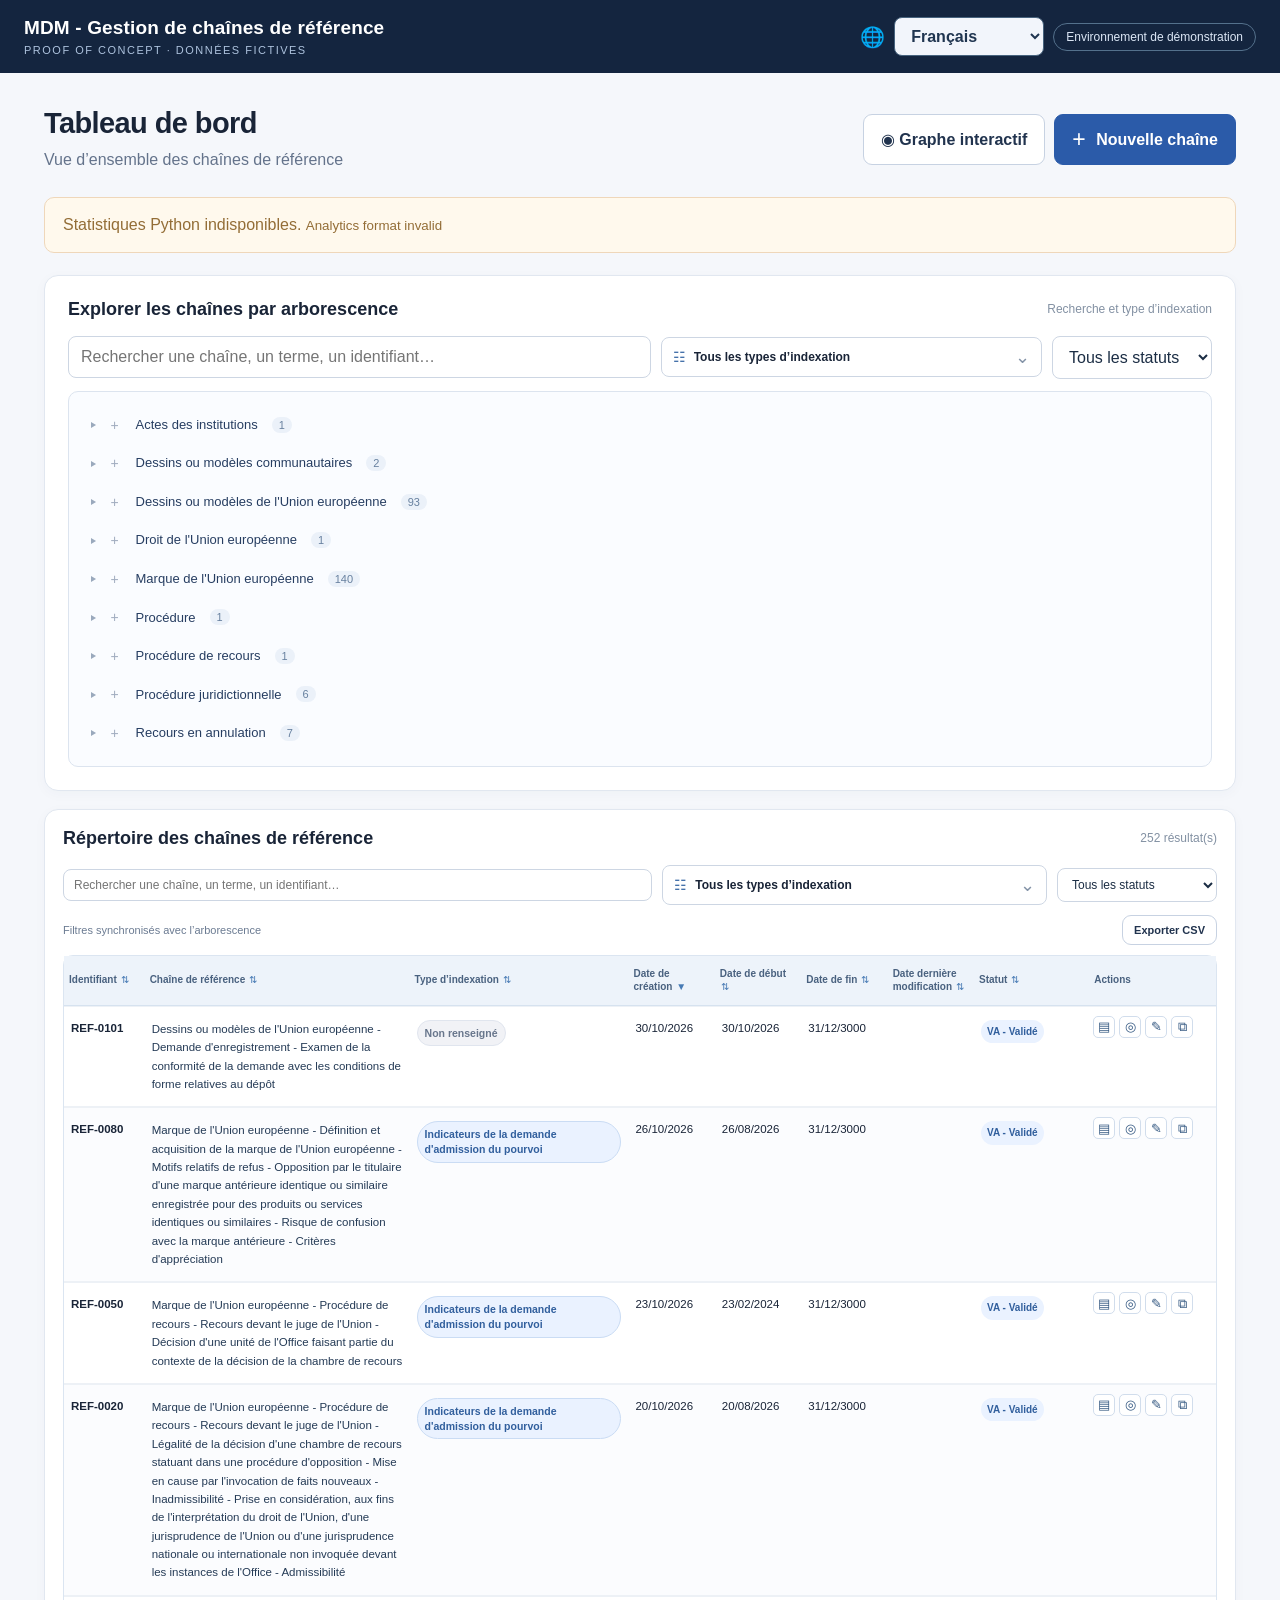
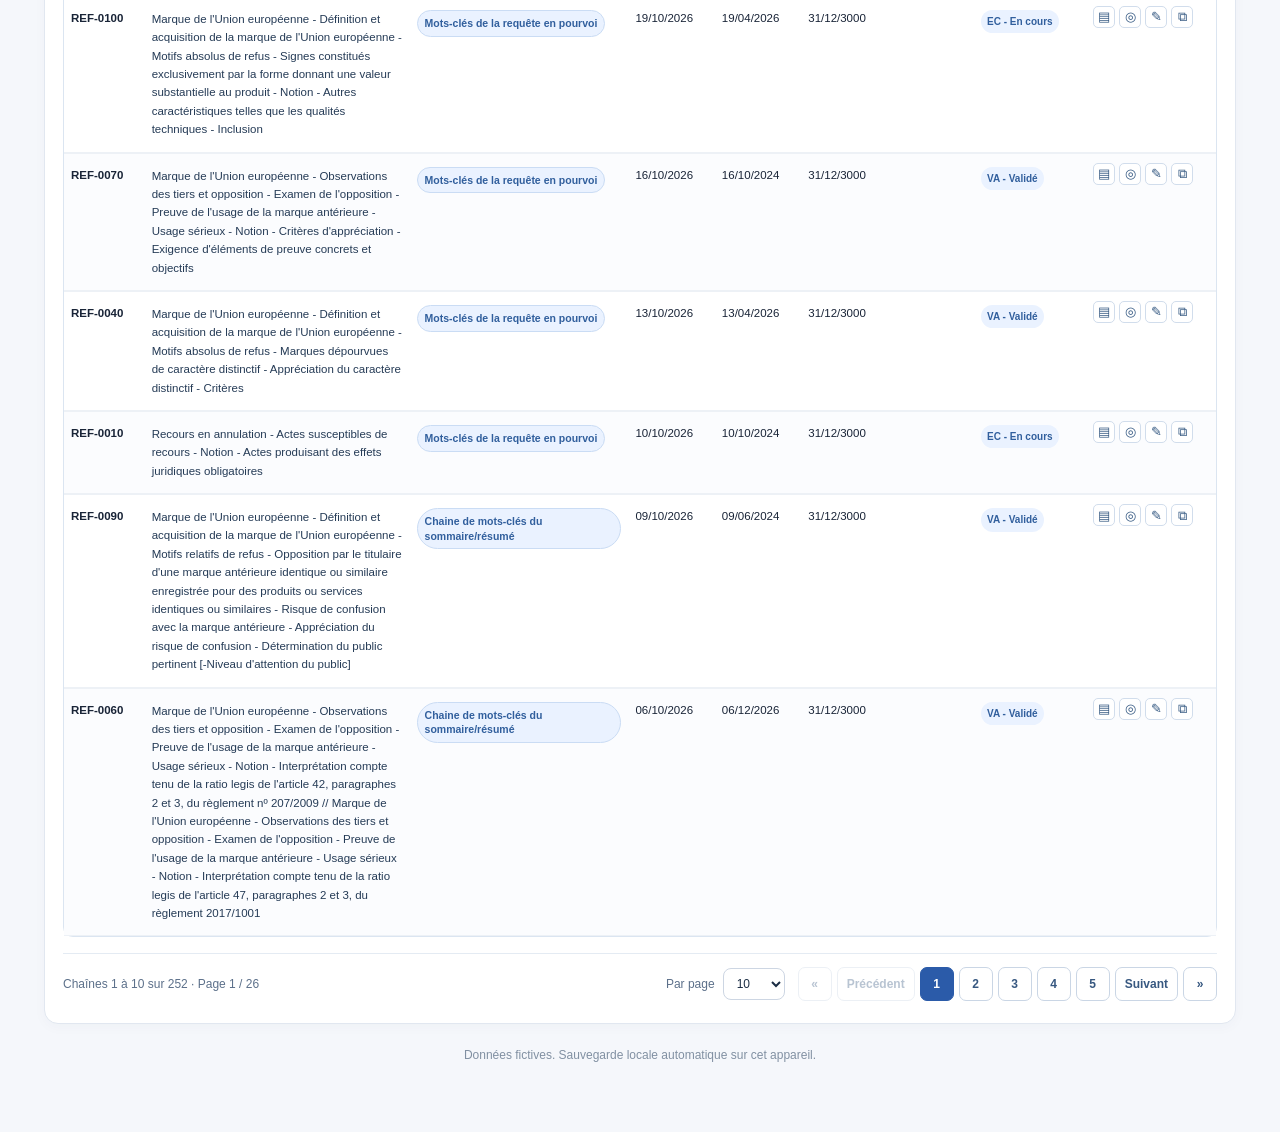
<file: index.html>
<!doctype html>
<html lang="fr"><head><meta charset="UTF-8"><meta name="viewport" content="width=device-width,initial-scale=1">
<title>MDM - Gestion de chaînes de référence | Proof of Concept</title>
<style>
:root{font-family:Inter,"Segoe UI",Arial,sans-serif;color:#192437;background:#f5f7fb;font-synthesis:none}*{box-sizing:border-box}body{margin:0}button,input,select{font:inherit}button{cursor:pointer}.appbar{background:#14253f;color:#fff;padding:17px max(24px,calc((100vw - 1240px)/2));display:flex;align-items:center;justify-content:space-between;gap:12px}.brand{font-weight:750;letter-spacing:.15px;font-size:19px}.brand small{display:block;color:#aec3de;font-weight:400;font-size:11px;letter-spacing:1.5px;margin-top:5px}.top-pill{border:1px solid #54718c;border-radius:40px;color:#dce7f6;padding:6px 12px;font-size:12px}main{max-width:1240px;margin:auto;padding:34px 24px 70px}.heading{display:flex;gap:20px;align-items:center;justify-content:space-between;margin-bottom:24px}h1{font-size:29px;margin:0 0 8px;font-weight:750;letter-spacing:-.6px}h2{font-size:18px;margin:0 0 12px}p{margin:0;color:#64738b;line-height:1.55}.btn{border:1px solid #c7d2e2;background:white;border-radius:9px;padding:11px 17px;color:#21334e;font-weight:650}.btn:hover:not(:disabled){filter:brightness(.96)}.primary{background:#2b5ba9;color:white;border-color:#2b5ba9}.btn:disabled{opacity:.45;cursor:not-allowed}.btn.sm{padding:8px 11px}.plus{font-size:23px;vertical-align:-2px;margin-right:6px;font-weight:400}.grid{display:grid;grid-template-columns:repeat(3,1fr);gap:16px;margin-bottom:22px}.card,.panel{background:#fff;border:1px solid #e1e7f0;border-radius:14px;box-shadow:0 3px 13px #25395808}.card{padding:23px}.card .num{font-size:31px;font-weight:760;margin:12px 0 6px;color:#193d78}.card .label{font-size:13px;color:#65758b}.card .meta{font-size:12px;color:#76859a}.panels{display:grid;grid-template-columns:1fr 1fr;gap:18px;margin:18px 0}.panel{padding:23px}.panel header{display:flex;justify-content:space-between;align-items:center;margin-bottom:16px}.panel header h2{margin:0}.subtle{font-size:12px;color:#8391a3}.rank{display:flex;gap:12px;align-items:center;margin:14px 0}.rank b{width:25px;color:#8093ab;font-size:13px}.rank .track{flex:1;min-width:0}.rank .name{font-size:13px;margin-bottom:7px;overflow:hidden;text-overflow:ellipsis;white-space:nowrap}.bar{height:7px;background:#edf2f8;border-radius:9px;overflow:hidden}.bar span{display:block;height:100%;background:#6092d0;border-radius:9px}.count{font-size:13px;font-weight:700;color:#244d86}.toolbar{display:flex;gap:10px;align-items:center;flex-wrap:wrap;margin:14px 0}input,select{border:1px solid #cdd6e3;border-radius:8px;padding:11px 12px;background:white;color:#1b2d44;outline:none}input:focus,select:focus{border-color:#497bd0;box-shadow:0 0 0 3px #497bd021}.toolbar input{min-width:250px;flex:1}.toolbar select{max-width:200px}.table-wrap{overflow-x:auto}table{width:100%;border-collapse:collapse;text-align:left}th{font-size:11px;letter-spacing:.6px;text-transform:uppercase;color:#8190a2;background:#f8fafd;padding:13px 16px}td{padding:15px 16px;font-size:13px;border-top:1px solid #edf1f6;vertical-align:top}td .muted{font-size:12px;color:#8391a3;margin-top:5px}.tag{display:inline-block;background:#eaf2ff;color:#315f9d;padding:5px 9px;border-radius:20px;font-size:11px;font-weight:650}.tag.gray{background:#f1f2f6;color:#68768c}.empty{text-align:center;padding:30px;color:#718099}.wizard{max-width:800px;margin:10px auto}.stepper{display:flex;gap:5px;margin:26px 0}.stepper span{height:5px;background:#dce4ee;border-radius:5px;flex:1}.stepper span.on{background:#3b73be}.wizard .panel{padding:29px}.wizard h2{font-size:21px}.field{margin-top:22px}.field label{font-size:13px;font-weight:700;display:block;margin-bottom:9px}.field select,.field input[type=date]{width:100%}.choice{display:flex;gap:12px;align-items:flex-start;padding:16px;border-radius:10px;border:1px solid #d3dce9;margin-top:12px}.choice:has(input:checked){border-color:#4476be;background:#f4f8ff}.choice input{margin-top:3px}.choice strong{display:block}.choice small{display:block;color:#718099;margin-top:5px}.choice.disabled{opacity:.47;background:#f5f6f8}.level1-options{display:grid;grid-template-columns:repeat(2,minmax(0,1fr));gap:9px;margin-top:16px}.level1-choice{margin:0;min-height:64px;align-items:center}.level1-choice strong{font-size:13px;line-height:1.4}@media(max-width:600px){.level1-options{grid-template-columns:1fr}}.controls{display:flex;justify-content:space-between;gap:12px;margin-top:30px}.controls .right{display:flex;gap:10px}.term-cols{display:grid;grid-template-columns:1fr 1fr;gap:20px;margin-top:18px}.term-box{border:1px solid #dbe3ee;border-radius:10px;padding:12px;min-height:290px;max-height:355px;overflow:auto}.term-box input{width:100%;margin-bottom:10px}.term-row{display:flex;justify-content:space-between;align-items:center;gap:6px;padding:9px 4px;border-bottom:1px solid #f0f2f6;font-size:13px}.term-row button{border:1px solid #cddbf0;background:#edf4ff;color:#28548d;border-radius:7px;width:29px;height:27px}.term-row button.remove{background:#fff2f2;color:#a43838;border-color:#f5cccc}.summary{background:#f6f9fd;border:1px solid #e0e8f2;border-radius:10px;padding:17px;margin-top:16px}.summary dt{font-size:12px;font-weight:700;color:#708099;margin:0 0 5px}.summary dd{margin:0 0 15px;line-height:1.6;overflow-wrap:anywhere}.summary dd:last-child{margin:0}.success{text-align:center;padding:35px 0}.success .symbol{width:64px;height:64px;margin:0 auto 20px;border-radius:50%;background:#e4f6eb;color:#247749;display:grid;place-items:center;font-size:34px}.footnote{margin-top:24px;text-align:center;font-size:12px;color:#8190a2}.error{color:#b44545;font-size:13px;margin-top:10px}.hidden{display:none!important}@media(max-width:760px){main{padding:23px 15px}.grid{grid-template-columns:repeat(2,1fr)}.panels,.term-cols{grid-template-columns:1fr}.heading{align-items:flex-start}h1{font-size:25px}.wizard .panel{padding:20px}.appbar{padding:15px}.top-pill{display:none}}@media(max-width:420px){.grid{grid-template-columns:1fr 1fr;gap:9px}.card{padding:14px}.card .num{font-size:26px}.heading{flex-direction:column}.heading button{align-self:stretch}}
.tree-wrapper{border:1px solid #dce4ef;border-radius:10px;background:#fafcff;padding:12px 14px;max-height:420px;overflow:auto}.tree-branch{margin:3px 0}.tree-branch>summary{cursor:pointer;display:list-item;list-style-position:inside;padding:5px 8px;border-radius:6px;color:#52719d}.tree-branch>summary:hover{background:#edf3fc}.tree-name{display:inline-flex;align-items:center;gap:8px;max-width:calc(100% - 35px);vertical-align:middle}.tree-children{border-left:1px solid #dbe5f2;margin-left:14px;padding-left:17px}.tree-leaf{display:flex;align-items:center;gap:8px;padding:5px 8px;margin-left:3px}.tree-pick{border:none;background:transparent;color:#263d61;font-size:13px;text-align:left;padding:4px 6px;border-radius:6px;line-height:1.35}.tree-pick:hover,.tree-pick:focus-visible{background:#e0ecfd;color:#154c91}.tree-pick.picked{background:#cfe1ff;color:#12417b;font-weight:750}.tree-count{display:inline-block;background:#ebf1f9;border-radius:12px;padding:2px 7px;color:#67809f;font-size:11px;flex-shrink:0}@media(max-width:420px){.tree-wrapper{padding:9px}.tree-children{margin-left:7px;padding-left:9px}}
.selected-term{cursor:grab}.selected-term.dragging{opacity:.45}.selected-term.drag-over{background:#e5efff;outline:2px dashed #6793d2}.term-label{display:flex;align-items:center;gap:5px;min-width:0;overflow-wrap:anywhere;flex:1}.drag-handle{font-size:18px;color:#96a6ba;flex-shrink:0}.order-number{color:#6c7d92;font-weight:700;white-space:nowrap}.reorder-actions{display:flex;align-items:center;gap:4px;flex-shrink:0}.reorder-actions button{width:28px;height:28px;padding:0}.reorder-actions button:disabled{opacity:.25;cursor:not-allowed}.reorder-hint{font-size:12px;margin-top:8px}@media(max-width:500px){.reorder-actions{gap:2px}.reorder-actions button{width:26px}.term-label{font-size:12px}}
.locale-controls{display:flex;align-items:center;gap:9px}.locale-controls select{min-width:150px;max-width:200px;padding:9px 12px;background:#f2f5fb;border-color:#47637e;color:#203550;font-weight:650}.locale-label{font-size:20px;color:#fff}.appbar .brand{max-width:60%}@media(max-width:650px){.appbar{flex-wrap:wrap}.appbar .brand{max-width:100%;font-size:17px}.locale-controls select{min-width:130px;max-width:170px}}
.index-multiselect{position:relative;border:1px solid #cdd6e3;border-radius:8px;background:#fff;min-width:220px;font-size:13px}.index-multiselect>summary{padding:11px 13px;cursor:pointer;white-space:nowrap;list-style:none;font-weight:600}.index-multiselect>summary::after{content:" ▾";color:#74839c}.index-multiselect[open] .index-options{position:absolute;top:100%;left:0;z-index:30;background:#fff;border:1px solid #cdd6e3;border-radius:9px;box-shadow:0 8px 22px #19395b22;width:min(420px,85vw);max-height:320px;overflow:auto;padding:9px}.index-options label,.index-checklist label{display:flex;align-items:flex-start;gap:9px;padding:7px 8px;font-size:12px;line-height:1.5;cursor:pointer}.index-options label:hover,.index-checklist label:hover{background:#f3f7ff;border-radius:6px}.index-options input,.index-checklist input{margin:2px 0 0;flex:none;accent-color:#2b5ba9}.index-checklist{border:1px solid #d9e2ee;border-radius:9px;max-height:230px;overflow:auto;padding:7px;display:grid;grid-template-columns:1fr 1fr;gap:0 7px}.sort-heading{border:0;background:none;color:inherit;font-size:inherit;font-weight:750;letter-spacing:inherit;text-transform:inherit;text-align:left;cursor:pointer;padding:0;white-space:nowrap}.sort-heading span{color:#477ab4;padding-left:4px}.chain-edit-overlay{position:fixed;inset:0;background:#0a182ca8;z-index:1500;display:grid;place-items:center;padding:20px}.chain-edit-dialog{background:#fff;border-radius:15px;padding:26px;width:min(660px,100%);max-height:90vh;overflow:auto;box-shadow:0 24px 70px #0003}.chain-edit-dialog header{display:flex;justify-content:space-between;align-items:start;gap:14px}.chain-edit-dialog header p{overflow-wrap:anywhere;font-size:13px}.chain-edit-dialog h2{margin:0 0 7px;font-size:20px}.edit-form-grid{display:grid;grid-template-columns:1fr 1fr;gap:16px}.chain-edit-dialog .field input,.chain-edit-dialog .field select{width:100%}.term-help{font-size:12px;margin-bottom:12px}@media(max-width:640px){.index-checklist,.edit-form-grid{grid-template-columns:1fr}.chain-edit-dialog{padding:18px}}/* Indexation filter: compact, searchable, readable */
.index-multiselect{position:relative;display:block;min-width:220px;max-width:290px;font-size:12px;z-index:20;background:#fff}
.index-multiselect[open]{z-index:100}
.index-multiselect>summary{display:flex;align-items:center;gap:8px;min-height:38px;padding:8px 11px;cursor:pointer;list-style:none;outline-offset:2px}
.index-multiselect>summary::-webkit-details-marker{display:none}
.index-multiselect>summary::after{content:none}
.index-multiselect .filter-icon{font-size:14px;color:#4672aa}
.index-multiselect .filter-label{flex:1;min-width:0;overflow:hidden;text-overflow:ellipsis;white-space:nowrap;font-weight:650}
.index-multiselect .filter-chevron{flex:none;font-size:18px;color:#8493a7;line-height:1}
.index-multiselect .index-options{width:min(370px,calc(100vw - 36px));max-height:none;overflow:visible;padding:0;display:flex;flex-direction:column;gap:0;border-radius:11px;box-shadow:0 14px 36px #1225402a}
.index-multiselect .filter-searchbox{padding:12px 12px 9px;border-bottom:1px solid #e4ebf3}
.index-multiselect .filter-search{width:100%;min-width:0;max-width:none;font-size:12px;padding:9px 10px;background:#f7f9fd}
.index-multiselect .filter-choice-list{overflow:auto;max-height:250px;padding:5px 8px}
.index-multiselect .filter-choice{display:flex;align-items:flex-start;justify-content:flex-start;gap:10px;padding:9px 8px;margin:0;border-radius:7px;line-height:1.4;font-size:12px;cursor:pointer}
.index-multiselect .filter-choice[hidden]{display:none}
.index-multiselect .filter-choice:hover{background:#f0f5fc}
.index-multiselect .filter-choice input[type=checkbox]{flex:0 0 16px!important;min-width:16px!important;max-width:16px!important;width:16px!important;height:16px;margin:1px 0 0;padding:0;appearance:auto;box-shadow:none}
.index-multiselect .filter-choice span{flex:1;text-align:left;overflow-wrap:break-word}
.index-multiselect .filter-actions{display:flex;justify-content:space-between;gap:9px;border-top:1px solid #e4ebf3;padding:10px 12px}
.index-multiselect .filter-actions button{padding:8px 12px;border-radius:7px;border:1px solid #c9d5e4;background:#fff;font-size:12px;font-weight:700;cursor:pointer;color:#294266}
.index-multiselect .filter-actions .filter-apply{background:#2b5ba9;color:#fff;border-color:#2b5ba9}
.toolbar .index-multiselect input[type=search]{min-width:0;flex:none}
.tree-filters{position:relative;z-index:15}
.index-checklist input[type=checkbox]{width:16px;min-width:16px;max-width:16px;flex:0 0 16px!important;padding:0;box-shadow:none}
@media(max-width:600px){.index-multiselect{max-width:100%}}
/* Dense directory: readable in one viewport, header and scroll always close */
.directory-panel{padding:15px 16px}
.directory-panel .toolbar{margin:10px 0}
.directory-panel .toolbar>input{min-width:200px;padding:8px 10px;font-size:12px}
.directory-panel .toolbar>select{padding:8px 10px;font-size:12px}
.directory-scroll{overflow:auto;max-height:490px;scrollbar-gutter:stable;border:1px solid #e5ebf3;border-radius:9px}
.directory-scroll table{table-layout:fixed;width:100%;min-width:1110px}
.directory-scroll thead th{position:sticky;top:0;z-index:4;background:#f0f5fb;padding:9px 5px;font-size:9px;line-height:1.3;letter-spacing:0;text-transform:none;white-space:normal}
.directory-scroll td{padding:9px 5px;font-size:10.5px;line-height:1.4;overflow:hidden;text-overflow:ellipsis;vertical-align:middle}
.directory-scroll .sort-heading{font-size:9px;line-height:1.25;white-space:normal}
.directory-scroll .sort-heading span{padding-left:1px}
.directory-scroll td .cell-truncate{display:block;overflow:hidden;text-overflow:ellipsis;white-space:nowrap}
.directory-scroll .tag{font-size:10px;padding:4px 6px;white-space:nowrap}
.directory-scroll .btn.sm{font-size:10px;padding:5px 6px;white-space:nowrap}
.directory-top-scroll{overflow-x:auto;overflow-y:hidden;height:15px;margin-bottom:3px;scrollbar-gutter:stable}
.directory-top-scroll .directory-top-spacer{height:1px}
@media(min-width:1300px){.directory-scroll table{min-width:0}}

/* Unified chain filters and selection */
.unified-filters{display:flex;align-items:center;gap:10px;flex-wrap:wrap;margin:12px 0}.unified-filters .shared-search{flex:2 1 250px;min-width:170px}.unified-filters .shared-index{flex:1 1 215px;min-width:200px}.unified-filters .shared-index .index-multiselect{max-width:none}.unified-filters .shared-status{flex:0 1 160px;min-width:145px}.directory-actions{display:flex;justify-content:space-between;align-items:center;gap:12px;margin:6px 0 10px;font-size:11px;color:#6b7b92}.selectable-chain{cursor:pointer}.selectable-chain:hover td{background:#f0f6ff}.selectable-chain.chain-highlight td{background:#dbeafe!important;box-shadow:inset 0 1px 0 #9ebce9,inset 0 -1px 0 #9ebce9}.tree-pick.picked{background:#dbeafe;color:#184682;outline:2px solid #94b8ed;border-radius:5px}.tree-wrapper{scroll-margin-top:100px}
/* Date display always DD/MM/YYYY; users may type or open calendar */
.french-date-input{display:flex;align-items:stretch;min-width:0;gap:5px}.french-date-input>input{flex:1;min-width:0;width:100%;font-variant-numeric:tabular-nums}.calendar-trigger{position:relative;display:grid;place-items:center;flex:0 0 40px;border:1px solid #cdd6e3;border-radius:7px;background:#f3f7fb;color:#2e609d;font-size:21px;cursor:pointer;overflow:hidden}.calendar-trigger .date-native{position:absolute;inset:0;width:100%;height:100%;opacity:0;cursor:pointer;color-scheme:light}.french-date-input input:invalid{border-color:#c35050}
/* Identically structured term columns */
.term-cols{display:grid;grid-template-columns:minmax(0,1fr) minmax(0,1fr);gap:16px;align-items:stretch}.term-panel{display:flex;flex-direction:column;min-width:0}.term-panel h3{margin:0 0 7px;min-height:22px}.term-panel .term-help{min-height:42px;margin:0 0 8px;line-height:1.45;font-size:12px;color:#697b93}.term-panel>input{width:100%;min-height:40px;margin:0 0 10px}.term-panel .term-box{flex:1;min-height:290px;max-height:360px}.term-panel .term-row{min-width:0}.term-panel .term-row span{overflow-wrap:anywhere}@media(max-width:700px){.term-cols{grid-template-columns:1fr}.term-panel .term-help{min-height:0}}

/* Classic arborescence appearance, now with explicit terminal selection. */
.tree-branch{margin:3px 0}
.tree-branch>summary{display:list-item;list-style:disclosure-closed inside;padding:5px 8px;min-height:0;border-radius:6px;color:#52719d;cursor:pointer;font-size:13px}
.tree-branch[open]>summary{list-style-type:disclosure-open}
.tree-branch>summary::-webkit-details-marker{display:inline}
.tree-branch>summary:hover{background:#edf3fc}
.tree-name{display:inline-flex;align-items:center;gap:8px;max-width:calc(100% - 42px);vertical-align:middle}
.tree-children,.tree-wrapper .tree-children{border-left:1px solid #dbe5f2;margin-left:14px;padding-left:17px}
.tree-leaf{display:flex;align-items:center;gap:8px;padding:5px 8px;margin-left:3px;min-height:0}
.tree-pick{border:none;background:transparent;color:#263d61;font-size:13px;text-align:left;padding:4px 6px;border-radius:6px;line-height:1.35;cursor:pointer;font-weight:normal;white-space:normal;overflow-wrap:anywhere}
.tree-pick:hover,.tree-pick:focus-visible{background:#e0ecfd;color:#154c91}
.tree-pick.picked,.tree-choose.picked{background:#cfe1ff;color:#12417b;font-weight:750}
.tree-count{display:inline-block;background:#ebf1f9;border-radius:12px;padding:2px 7px;color:#67809f;font-size:11px;flex-shrink:0}
.tree-choose{display:inline-block;margin-left:9px;border:1px solid #cadbf0;background:#f8fbff;color:#355b8b;padding:3px 7px;font-size:10px;border-radius:6px;cursor:pointer}
.tree-choose:hover{background:#e0ecfd}
.tree-selected>summary,.tree-selected.tree-leaf{background:#e4efff;border-radius:6px}
.tree-selected .tree-pick,.tree-selected .tree-choose{color:#12417b;font-weight:750}
@media(max-width:420px){.tree-children,.tree-wrapper .tree-children{margin-left:7px;padding-left:9px}.tree-choose{margin-left:4px}}
/* Integrated manual French dates and aligned calendar buttons */
.french-date-input{display:flex;align-items:stretch;gap:0;height:40px;width:100%;border:1px solid #c9d6e8;border-radius:8px;background:#fff;overflow:hidden;transition:border-color .12s,box-shadow .12s}
.french-date-input:focus-within{border-color:#3679c6;box-shadow:0 0 0 3px #3276c71b}
.french-date-input>input[type=text]{flex:1 1 auto;min-width:0;width:100%;height:100%;padding:0 12px;border:0!important;box-shadow:none!important;background:transparent;border-radius:0;outline:0;font-size:13px;font-variant-numeric:tabular-nums;letter-spacing:.3px}
.french-date-input .calendar-trigger{position:relative;display:grid;place-items:center;flex:0 0 40px;width:40px;height:100%;padding:0;margin:0;border:0;border-left:1px solid #d7e2ef;border-radius:0;background:#f7f9fc;color:#396795;cursor:pointer;overflow:hidden}
.calendar-trigger .calendar-icon{display:flex;align-items:center;justify-content:center;pointer-events:none}
.calendar-trigger:hover{background:#e9f2ff;color:#1c4f93}
.french-date-input .calendar-trigger .date-native{position:absolute;inset:0;width:100%;height:100%;opacity:0;cursor:pointer;min-width:0;max-width:none;padding:0;margin:0;border:0;font-size:15px}
.edit-form-grid .field{min-width:0}.edit-form-grid .french-date-input{max-width:100%}

/* Readable, balanced directory layout with compact actions */
.directory-panel{padding:18px 18px 20px}
.directory-scroll{max-height:530px;border:1px solid #dbe5f1;border-radius:10px;background:#fff}
.directory-scroll table{table-layout:fixed;width:100%;min-width:1000px;border-collapse:separate;border-spacing:0}
.directory-scroll thead th{position:sticky;top:0;z-index:4;background:#edf3fa;padding:13px 8px;font-size:10px;line-height:1.35;white-space:normal;color:#49617f;border-bottom:1px solid #d6e2ef}
.directory-scroll tbody tr td{padding:11px 8px;font-size:11.5px;line-height:1.5;border-bottom:1px solid #edf1f6;vertical-align:middle}
.directory-scroll tbody tr:nth-child(even):not(.chain-highlight) td{background:#fbfcfe}
.directory-scroll tbody tr:hover td{background:#f0f6ff}
.directory-scroll .sort-heading{font-size:10px;line-height:1.35}
.directory-scroll .cell-truncate{max-width:100%;overflow:hidden;text-overflow:ellipsis;white-space:nowrap}
.directory-scroll .directory-row-actions{display:flex;align-items:center;justify-content:center;gap:3px}
.directory-scroll .directory-action-cell{padding:7px 4px}
.directory-icon-button{display:inline-flex;align-items:center;justify-content:center;flex:none;width:22px;height:22px;padding:0;border:1px solid #d1ddec;background:#fff;color:#355982;border-radius:5px;font-size:13px;line-height:1;cursor:pointer}
.directory-icon-button:hover{background:#e6f0ff;border-color:#8caee0;color:#1b4f92}
.directory-scroll .tag{font-size:10px;white-space:nowrap}
@media(min-width:1300px){.directory-scroll table{min-width:1000px}}

/* Subtle tree controls: low contrast at rest, clear feedback on interaction. */
.tree-branch>summary{color:#8a9ab0}
.tree-branch>summary::marker{font-size:9px;color:#9aa9bd}
.tree-branch>summary::-webkit-details-marker{font-size:9px;color:#9aa9bd}
.tree-expand-all{display:inline-flex;align-items:center;justify-content:center;width:20px;height:20px;margin:0 5px 0 4px;padding:0;border:1px solid transparent;border-radius:5px;background:transparent;color:#a1adc0;font-size:14px;font-weight:400;line-height:1;vertical-align:middle;cursor:pointer;transition:color .15s,background .15s,border-color .15s}
.tree-expand-all:hover,.tree-expand-all:focus-visible{background:#edf3fb;color:#416991;border-color:#dce5f1;outline:none}
.tree-branch>summary:hover::marker{color:#6281a7}
.tree-branch>summary:hover::-webkit-details-marker{color:#6281a7}

.branch-filter-bar{display:flex;align-items:center;justify-content:space-between;gap:12px;padding:8px 11px;margin:0 0 10px;background:#f1f6fd;border:1px solid #deebfa;border-radius:8px;color:#415b7b;font-size:12px}.branch-filter-bar[hidden]{display:none}.branch-filter-bar strong{max-width:55vw;overflow:hidden;text-overflow:ellipsis;white-space:nowrap;color:#234c83}

/* Directory readability: complete reference chains and one badge per indexation type. */
.directory-scroll{max-height:690px}
.directory-scroll table{min-width:1400px}
.directory-scroll tbody tr td{padding:14px 10px;font-size:12.5px;line-height:1.55;vertical-align:top;overflow:visible;text-overflow:clip;white-space:normal}
.directory-scroll tbody tr td.directory-chain-cell,
.directory-scroll tbody tr td.directory-types-cell{white-space:normal;overflow:visible;text-overflow:clip}
.directory-scroll .directory-chain-text{display:block;white-space:normal;overflow-wrap:anywhere;word-break:normal;line-height:1.6;color:#253b56}
.directory-scroll .directory-type-list{display:flex;flex-direction:column;align-items:flex-start;gap:6px;min-width:0}
.directory-scroll .directory-type-tag{display:inline-block;box-sizing:border-box;max-width:100%;padding:5px 9px;border:1px solid #cadcf4;border-radius:999px;background:#eaf2ff;color:#315f9d;font-size:11px;line-height:1.4;font-weight:650;white-space:normal;overflow-wrap:anywhere;text-align:left}
.directory-scroll .directory-type-tag.gray{border-color:#e0e5ee;background:#f1f2f6;color:#68768c}
.directory-scroll .directory-row-actions{padding-top:2px}
@media(min-width:1300px){.directory-scroll table{min-width:1400px}}

/* Paginated directory: full-width table on wide screens, responsive cards on narrower screens. */
.directory-panel{min-width:0}
.directory-scroll{max-height:none;overflow:visible;width:100%;min-width:0}
.directory-scroll table{width:100%;min-width:0;table-layout:fixed}
.directory-scroll thead th{padding:11px 5px;font-size:10px;overflow-wrap:anywhere}
.directory-scroll .sort-heading{white-space:normal;overflow-wrap:anywhere}
.directory-scroll tbody tr td{padding:13px 7px;font-size:11.5px;line-height:1.5;min-width:0;overflow-wrap:anywhere}
.directory-scroll tbody tr td:not(.directory-chain-cell):not(.directory-types-cell){word-break:normal}
.directory-scroll .tag:not(.directory-type-tag){max-width:100%;font-size:10px;line-height:1.35;padding:5px 6px;white-space:normal;overflow-wrap:anywhere}
.directory-scroll td[data-label="Statut"] .tag{display:inline-flex;align-items:center;max-width:none;white-space:nowrap;overflow-wrap:normal;word-break:normal;flex-shrink:0}
.directory-scroll .directory-row-actions{flex-wrap:wrap;gap:4px;justify-content:flex-start}
.directory-scroll .directory-type-tag{font-size:10.5px;padding:5px 7px}
.directory-pagination{display:flex;align-items:center;justify-content:space-between;gap:12px;flex-wrap:wrap;margin-top:16px;padding:13px 0 2px;border-top:1px solid #e4ebf3}
.directory-page-summary{font-size:12px;color:#5c708a}
.directory-page-controls{display:flex;align-items:center;gap:5px;flex-wrap:wrap}
.directory-page-controls label{font-size:12px;color:#5c708a;margin-right:3px}
.directory-page-controls select{font-size:12px;padding:7px 9px;margin-right:8px;min-width:62px}
.directory-page-button{min-width:34px;min-height:34px;padding:6px 9px;background:#fff;border:1px solid #cad6e5;border-radius:7px;font-size:12px;font-weight:650;color:#375880;cursor:pointer}
.directory-page-button.is-current{background:#2b5ba9;border-color:#2b5ba9;color:#fff}
.directory-page-button:disabled{opacity:.35;cursor:default}
.directory-page-button:not(:disabled):hover{background:#eaf2ff}
.directory-page-button.is-current:not(:disabled):hover{background:#2b5ba9}
@media(min-width:1300px){.directory-scroll table{min-width:0}}
@media(max-width:1140px){
 .directory-scroll{border:0;background:transparent}
 .directory-scroll table,.directory-scroll tbody{display:block;width:100%;min-width:0}
 .directory-scroll colgroup,.directory-scroll thead{display:none}
 .directory-scroll tbody{display:grid;grid-template-columns:minmax(0,1fr);gap:12px}
 .directory-scroll tbody tr{display:grid;grid-template-columns:repeat(4,minmax(0,1fr));grid-template-areas:"id id status actions" "chain chain types types" "created start end modified";border:1px solid #dbe5f1;border-radius:11px;background:#fff;overflow:hidden;box-shadow:0 2px 8px #2539580a}
 .directory-scroll tbody tr.chain-highlight{border-color:#78a5e4}
 .directory-scroll tbody tr td{display:block;min-width:0;padding:10px 13px;border:0!important;overflow-wrap:anywhere;white-space:normal;background:transparent}
 .directory-scroll tbody tr td::before{content:attr(data-label);display:block;font-size:10px;line-height:1.35;color:#72859d;font-weight:700;margin-bottom:5px}
 .directory-scroll tbody tr td:nth-child(1){grid-area:id}
 .directory-scroll tbody tr td:nth-child(2){grid-area:chain;border-top:1px solid #edf1f6!important}
 .directory-scroll tbody tr td:nth-child(3){grid-area:types;border-top:1px solid #edf1f6!important;border-left:1px solid #edf1f6!important}
 .directory-scroll tbody tr td:nth-child(4){grid-area:created;border-top:1px solid #edf1f6!important}
 .directory-scroll tbody tr td:nth-child(5){grid-area:start;border-top:1px solid #edf1f6!important}
 .directory-scroll tbody tr td:nth-child(6){grid-area:end;border-top:1px solid #edf1f6!important}
 .directory-scroll tbody tr td:nth-child(7){grid-area:modified;border-top:1px solid #edf1f6!important}
 .directory-scroll tbody tr td:nth-child(8){grid-area:status}
 .directory-scroll tbody tr td:nth-child(9){grid-area:actions}
 .directory-scroll .directory-row-actions{justify-content:flex-start}
 .directory-scroll .directory-type-list{gap:5px}
 .directory-scroll .directory-type-tag{font-size:11px}
}
@media(max-width:650px){
 .directory-panel{padding:14px}
 .directory-scroll tbody tr{grid-template-columns:repeat(2,minmax(0,1fr));grid-template-areas:"id status" "chain chain" "types types" "created start" "end modified" "actions actions"}
 .directory-scroll tbody tr td:nth-child(3){border-left:0!important}
 .directory-scroll tbody tr td:nth-child(9){border-top:1px solid #edf1f6!important}
 .directory-pagination{align-items:flex-start}
 .directory-page-controls{width:100%}
 .directory-page-word{padding:6px 7px;font-size:11px}
}

/* One-screen reference overview: the main facts are visible without initial scrolling on desktop. */
.chain-overview-overlay{position:fixed;inset:0;z-index:1650;background:rgba(12,27,46,.66);display:flex;align-items:center;justify-content:center;padding:10px}
.chain-overview-dialog{position:relative;background:#f6f8fc;border-radius:12px;box-shadow:0 24px 70px #091a3340;width:min(1360px,100%);height:min(730px,calc(100dvh - 20px));min-height:0;display:flex;flex-direction:column;overflow:hidden}
.chain-overview-head{display:flex;align-items:center;gap:14px;padding:12px 19px;background:#1a2d49;color:#fff;flex:none}
.chain-overview-heading{display:flex;align-items:center;gap:14px;min-width:0}
.chain-overview-eyebrow{color:#b8cce4;font-size:10px;letter-spacing:.75px;font-weight:700}
.chain-overview-head h2{margin:0;color:#fff;font-size:21px;letter-spacing:0}
.chain-overview-head-tags{display:flex;align-items:center;gap:9px;margin-left:auto;flex-wrap:wrap}
.chain-overview-head-tags .tag{background:#e8f1ff;color:#285188;font-size:11px}
.chain-overview-head-tags .tag.gray{background:#f1f2f6;color:#68768c}
.chain-overview-head-stat{color:#d4e2f2;font-size:11px;padding:3px 8px;border:1px solid #57708d;border-radius:12px}
.chain-overview-close{width:30px;height:30px;color:#e7f0fd;border:1px solid #627691;border-radius:7px;background:transparent;flex:none}
.chain-overview-close:hover{background:#314966}
.chain-overview-full{background:#fff;padding:13px 20px;border-bottom:1px solid #dae4f1;flex:none}
.chain-overview-full-title,.chain-overview-small-title{color:#72839c;font-size:10.5px;font-weight:750;letter-spacing:.15px;margin-bottom:5px}
.chain-overview-full p{font-size:14px;font-weight:700;line-height:1.45;color:#253f60;overflow-wrap:anywhere;margin:0}
.chain-overview-columns{flex:1;min-height:0;display:grid;grid-template-columns:minmax(0,1.20fr) minmax(0,.96fr) minmax(0,1fr);gap:11px;padding:12px;align-items:stretch}
.chain-overview-pane{min-width:0;min-height:0;overflow:auto;scrollbar-width:thin;background:#fff;border:1px solid #e0e7f1;border-radius:9px;padding:12px 14px}
.chain-overview-pane h3{display:flex;justify-content:space-between;gap:8px;align-items:baseline;font-size:13px;color:#243e60;margin:0 0 10px;font-weight:750}
.chain-overview-pane h3 span{font-size:10px;font-weight:500;color:#8a9aaf}
.chain-overview-terms{margin:0;padding:0;list-style:none;display:grid;gap:0}
.chain-overview-terms li{display:flex;align-items:flex-start;gap:9px;padding:6px 0;border-bottom:1px solid #edf1f6;min-height:29px}
.chain-overview-order{width:22px;height:22px;display:grid;place-items:center;flex:none;border-radius:6px;background:#e9f1fd;color:#396498;font-size:10px;font-weight:750}
.chain-overview-term-name{color:#243c59;font-size:11.5px;line-height:1.4;flex:1;min-width:0;overflow-wrap:anywhere}
.chain-overview-kind{flex:none;font-size:9px;color:#657f9f;padding-top:5px}
.chain-overview-kind.is-base{color:#54846f}
.chain-overview-pane-foot{display:flex;gap:9px;margin-top:10px;font-size:10px;line-height:1.4;color:#6b7d96}
.chain-overview-pane-foot strong{flex:none;color:#436289}
.chain-overview-pane-foot span{overflow-wrap:anywhere}
.chain-overview-types{display:flex;gap:5px;flex-wrap:wrap}
.chain-overview-tag{display:inline-block;max-width:100%;white-space:normal;overflow-wrap:anywhere;font-size:10px;line-height:1.35;padding:4px 7px}
.chain-overview-head-tags .chain-overview-tag{display:inline-flex;align-items:center;max-width:none;white-space:nowrap;overflow-wrap:normal;word-break:normal;flex-shrink:0}
.chain-overview-rule{border-top:1px solid #e8edf4;margin:10px 0}
.chain-overview-facts{margin:0;display:grid;gap:8px}
.chain-overview-row{display:grid;grid-template-columns:minmax(105px,43%) minmax(0,1fr);gap:7px}
.chain-overview-row dt{font-size:10px;color:#7a8ca4;font-weight:650;overflow-wrap:anywhere}
.chain-overview-row dd{font-size:11px;color:#253b59;line-height:1.4;margin:0;overflow-wrap:anywhere}
.chain-overview-small-title span{color:#54749e}
.chain-overview-documents{display:grid;gap:5px}
.chain-overview-doc{background:#f4f7fc;border:1px solid #e3eaf4;border-radius:6px;padding:7px 9px}
.chain-overview-doc strong{display:block;font-size:11px;color:#29466c;overflow-wrap:anywhere}
.chain-overview-doc span{display:block;margin-top:2px;font-size:10px;color:#8290a4;line-height:1.35;overflow-wrap:anywhere}
.chain-overview-muted{font-size:10.5px;color:#8492a5}
.chain-overview-footer{flex:none;border-top:1px solid #dfe6f1;background:#fff;display:flex;align-items:center;justify-content:space-between;gap:10px;padding:9px 15px}
.chain-overview-footer>span{font-size:10px;color:#8091a7;min-width:0}
.chain-overview-actions{display:flex;gap:7px;flex-wrap:wrap;align-items:center}
.chain-overview-actions .btn.sm{font-size:11px;padding:7px 11px;border-radius:7px}
@media(min-width:901px) and (max-height:670px){.chain-overview-head{padding:7px 15px}.chain-overview-full{padding:8px 15px}.chain-overview-columns{padding:8px;gap:8px}.chain-overview-pane{padding:9px 11px}.chain-overview-terms li{padding:4px 0}.chain-overview-rule{margin:7px 0}.chain-overview-facts{gap:5px}.chain-overview-footer{padding:6px 12px}}
@media(max-width:900px){.chain-overview-dialog{height:calc(100dvh - 20px)}.chain-overview-columns{grid-template-columns:repeat(2,minmax(0,1fr));overflow:auto;align-items:start}.chain-overview-pane{overflow:visible}.chain-overview-maillons{grid-row:span 2}.chain-overview-head-tags{gap:5px}}
@media(max-width:620px){.chain-overview-overlay{padding:5px}.chain-overview-dialog{height:calc(100dvh - 10px);border-radius:8px}.chain-overview-head{padding:10px;flex-wrap:wrap;gap:8px}.chain-overview-heading{gap:7px}.chain-overview-head h2{font-size:17px}.chain-overview-eyebrow{display:none}.chain-overview-head-stat{display:none}.chain-overview-full{padding:10px 13px}.chain-overview-full p{font-size:12px}.chain-overview-columns{grid-template-columns:1fr;padding:9px}.chain-overview-maillons{grid-row:auto}.chain-overview-footer{align-items:flex-start;flex-direction:column}.chain-overview-actions{width:100%;justify-content:space-between}.chain-overview-footer>span{display:none}}

/* Read-only multi-value references in the chain sheet, separate from old cote metadata. */
.chain-overview-references{flex:none;display:grid;grid-template-columns:repeat(2,minmax(0,1fr));gap:12px;padding:10px 12px;background:#f5f8fc;border-bottom:1px solid #dfe7f2}
.chain-overview-reference{min-width:0;border:1px solid #dae5f2;border-radius:8px;background:#fff;padding:9px 12px}
.chain-overview-reference h3{display:flex;align-items:baseline;gap:6px;margin:0 0 6px;color:#264566;font-size:11.5px;font-weight:750}
.chain-overview-reference h3 span{font-weight:550;font-size:10px;color:#7890a8}
.chain-overview-reference-tags{display:flex;flex-wrap:wrap;align-items:flex-start;gap:5px;max-height:75px;overflow-y:auto;scrollbar-width:thin}
.chain-overview-reference-tags .chain-overview-tag{font-size:10px;line-height:1.3}
@media(max-width:620px){.chain-overview-references{grid-template-columns:1fr;gap:7px;padding:8px}.chain-overview-reference{padding:8px 10px}}

/* Large, readable chain editor with dedicated fields for multi-selection. */
.chain-edit-overlay{padding:16px;z-index:1700;align-items:center}
.chain-edit-dialog.chain-edit-wide{padding:0;width:min(1100px,100%);height:min(790px,calc(100dvh - 32px));max-height:calc(100dvh - 32px);display:flex;flex-direction:column;overflow:hidden;border-radius:13px}
.chain-edit-wide .chain-edit-head{flex:none;display:flex;justify-content:space-between;align-items:flex-start;gap:18px;padding:20px 26px;background:#1a2d49;color:#fff}
.chain-edit-wide .chain-edit-eyebrow{display:block;color:#b6cde5;font-weight:750;letter-spacing:.75px;font-size:10px;margin-bottom:7px}
.chain-edit-wide .chain-edit-head h2{font-size:23px;color:#fff;margin:0 0 7px}
.chain-edit-wide .chain-edit-head p{color:#d1deec;font-size:12px;line-height:1.5;max-width:900px;overflow-wrap:anywhere}
.chain-edit-wide .chain-edit-close{width:34px;height:34px;flex:none;border:1px solid #6f839d;color:#f0f5ff;background:transparent;border-radius:8px}
.chain-edit-wide .chain-edit-close:hover{background:#334b69}
.chain-edit-wide .chain-edit-form{display:flex;flex-direction:column;min-height:0;flex:1}
.chain-edit-wide .chain-edit-body{display:grid;grid-template-columns:1fr 1.08fr;gap:18px;flex:1;min-height:0;overflow:auto;align-items:start;padding:20px 24px;background:#f6f8fc}
.chain-edit-wide .chain-edit-column{display:grid;gap:15px;min-width:0}
.chain-edit-wide .chain-edit-group{padding:19px;background:#fff;border:1px solid #dfe7f1;border-radius:10px;min-width:0}
.chain-edit-wide .chain-edit-group h3{font-size:15px;color:#263f60;margin:0 0 9px}
.chain-edit-wide .chain-edit-hint{font-size:12px;line-height:1.5;color:#6c7f96;margin:0 0 14px}
.chain-edit-wide .chain-edit-type-list .index-checklist{max-height:280px;grid-template-columns:1fr 1fr;padding:8px}
.chain-edit-wide .chain-edit-type-list .index-checklist label{font-size:11.5px}
.chain-edit-wide .chain-edit-dates,.chain-edit-wide .chain-edit-status-grid{display:grid;grid-template-columns:repeat(2,minmax(0,1fr));gap:13px}
.chain-edit-wide .field{min-width:0;margin-top:10px}
.chain-edit-wide .field label{font-size:11.5px;color:#3f5572;margin:0 0 7px}
.chain-edit-wide .field input,.chain-edit-wide .field select{width:100%;min-width:0;font-size:12px}
.chain-edit-wide .chain-edit-readonly{padding:12px;background:#f3f6fb;border:1px solid #e2e8f1;border-radius:8px;font-size:12px;color:#5d7089}
.chain-edit-wide .chain-edit-reference-block{padding:14px 0;border-top:1px solid #e5ecf5}
.chain-edit-wide .chain-edit-reference-block:first-of-type{border-top:none}
.chain-edit-wide .chain-edit-reference-title{display:flex;justify-content:space-between;gap:10px;align-items:center}
.chain-edit-wide .chain-edit-reference-title label{color:#263f60;font-weight:750;font-size:12.5px}
.chain-edit-wide .chain-edit-count{font-size:10px;color:#5c7a9f;white-space:nowrap}
.chain-edit-wide .chain-edit-reference-help{font-size:11px;color:#7d8fa5;line-height:1.5;margin:6px 0 8px}
.chain-edit-wide .chain-edit-add-row{display:flex;align-items:stretch;gap:7px}
.chain-edit-wide .chain-edit-add-row input{flex:1;min-width:0;width:100%;font-size:12px;padding:10px 11px}
.chain-edit-wide .chain-edit-add{flex:none;white-space:nowrap;padding:8px 11px}
.chain-edit-wide .chain-edit-selected{display:flex;flex-wrap:wrap;gap:7px;min-height:37px;align-items:center;padding:8px 0;max-height:120px;overflow:auto}
.chain-edit-wide .chain-edit-choice{display:inline-flex;align-items:center;min-width:0;max-width:100%;gap:6px;background:#eaf2ff;border:1px solid #cbdcf4;border-radius:8px;padding:6px 6px 6px 9px;color:#2d5181;font-size:11px;line-height:1.4}
.chain-edit-wide .chain-edit-choice span{min-width:0;overflow-wrap:anywhere}
.chain-edit-wide .chain-edit-choice button{border:0;border-radius:5px;color:#39689e;background:transparent;font-size:17px;line-height:1;padding:1px 4px;flex:none}
.chain-edit-wide .chain-edit-choice button:hover{background:#d5e6fa}
.chain-edit-wide .chain-edit-none{color:#9aa8ba;font-size:11px}
.chain-edit-wide .chain-edit-footer{padding:12px 22px;background:#fff;border-top:1px solid #dfe7f2;display:flex;align-items:center;justify-content:space-between;gap:14px;flex:none}
.chain-edit-wide .chain-edit-footer .error{margin:0;min-width:0;font-size:12px}
.chain-edit-wide .chain-edit-footer .error[hidden]{display:none}
.chain-edit-wide .chain-edit-buttons{display:flex;justify-content:flex-end;gap:9px;margin-left:auto}
.chain-edit-wide .chain-edit-buttons .btn{font-size:12px;padding:10px 15px}
@media(max-width:820px){.chain-edit-wide .chain-edit-body{grid-template-columns:1fr}.chain-edit-wide .chain-edit-type-list .index-checklist{max-height:260px}}
@media(max-width:520px){.chain-edit-overlay{padding:6px}.chain-edit-dialog.chain-edit-wide{height:calc(100dvh - 12px);max-height:calc(100dvh - 12px)}.chain-edit-wide .chain-edit-head{padding:14px}.chain-edit-wide .chain-edit-head h2{font-size:18px}.chain-edit-wide .chain-edit-body{padding:10px;gap:10px}.chain-edit-wide .chain-edit-group{padding:13px}.chain-edit-wide .chain-edit-dates,.chain-edit-wide .chain-edit-status-grid{grid-template-columns:1fr}.chain-edit-wide .chain-edit-type-list .index-checklist{grid-template-columns:1fr}.chain-edit-wide .chain-edit-footer{padding:10px;flex-wrap:wrap}.chain-edit-wide .chain-edit-buttons{width:100%}.chain-edit-wide .chain-edit-buttons .btn{flex:1}.chain-edit-wide .chain-edit-add-row{flex-wrap:wrap}}
</style><link rel="stylesheet" href="./graph.css"><link rel="stylesheet" href="./analytics.css?v=20261105-1511"></head><body><div id="app"></div>
<script src="./i18n.js"></script>
<script src="./graph.js"></script>
<script src="./analytics.js?v=20261105-1511"></script>
<script>
"use strict";
const STORAGE="poc1-reference-chains-v2";
const LOCALE_KEY="poc1-ui-language";
 // Référentiels à renseigner ultérieurement. Aucune valeur fictive n'est préchargée.
 const CHAIN_REFERENCE_CATALOGUES={cotes_plan_classement:[],dispositions_legales:[]};
 function referenceValues(rec,key){return Array.isArray(rec?.[key])?[...new Set(rec[key].filter(x=>typeof x==="string"&&x.trim()).map(x=>x.trim()))]:[]}

function normalizeLegalProvisions(input){
 const result=[];
 const values=Array.isArray(input)?input:input?[input]:[];
 for(const item of values){
  for(const part of String(item).split(/\s*(?:\/\/|;)\s*/u)){
   let value=part.normalize("NFC").replace(/\s+/gu," ").trim();
   value=value.replace(/^[\s{"“«]+/gu,"").replace(/[\s}"”»]+$/gu,"").trim();
   if(/^\(\s*(?:(?:règlement|charte|traité)\b|art\.)/iu.test(value)){
    value=value.replace(/^\(\s*/u,"");
    if(value.endsWith(")"))value=value.slice(0,-1).trim();
   }
   value=value.replace(/\s+\($/u,"").replace(/\]$/u,"").trim();
   value=value.replace(/(\bart\.\s*\d+|§\s*\d+)\)$/u,"$1");
   value=value.replace(/^règlement\b/iu,"Règlement").replace(/^charte\b/iu,"Charte").replace(/^art\./iu,"Art.");
   value=value.replace(/\bn[º°]\s*(?=\d)/gu,"nº ").replace(/§\s*(?=\d)/gu,"§ ");
   if(value&&!result.some(x=>x.toLocaleLowerCase("fr")===value.toLocaleLowerCase("fr")))result.push(value);
  }
 }
 return result;
}

let uiLang="fr";try{const v=localStorage.getItem(LOCALE_KEY);if(v&&I18N_NAMES[v])uiLang=v}catch(_){}
const extraTerms=["Conditions","Marge de l’appréciation de l’Office","Mesures d'instruction","Motivation des décisions","Objectif","Portée","Notification","Notion","Procédure d’opposition","Procédure de nullité","Recevabilité","Délai de recours","Charge de la preuve","Droits de la défense","Examen d'office","Décision définitive","Appréciation des preuves","Motivation juridique","Protection juridictionnelle","Intérêt à agir","Principes généraux","Contrôle de légalité","Compétence de l'Office","Mesures provisoires","Erreur manifeste","Irrecevabilité","Droits antérieurs","Caractère distinctif","Risque de confusion","Usage sérieux","Opposabilité","Protection des données","Publication","Déchéance","Réexamen","Délai de prescription","Règles de procédure","Recours en annulation","Proportionnalité","Sécurité juridique"];
const state={records:[],pendingUrl:"",view:"dashboard",step:2,creationMode:"existing",base:"",terms:[],date:"",endDate:"3000-12-31",search:"",status:"all",indexFilter:[],treeIndexFilter:[],wizardIndexFilter:[],wizardTreeSearch:"",treeSearch:"",indexationTypes:[],indexationLookup:{},chainMetadata:{},typesIndexation:[],sortKey:"created_at",sortDirection:"desc",selectedChainId:null,selectedBranch:"",directoryPage:0,directoryPageSize:10,wizardStatus:"VA",termSearch:"",selectedSearch:"",error:"",lastSaved:null,editingId:null};
const el=document.getElementById("app");
let treePaths=[];
function typesOf(rec){const raw=Object.prototype.hasOwnProperty.call(rec,"types_indexation")?rec.types_indexation:(Object.prototype.hasOwnProperty.call(rec,"type_indexation")?rec.type_indexation:state.indexationLookup[rec.id]);return [...new Set((Array.isArray(raw)?raw:(raw?[raw]:[])).filter(x=>typeof x==="string"&&x.trim()))]}
function typeOf(rec){return typesOf(rec).join(", ")}
function typeOptions(selected){const chosen=Array.isArray(selected)?selected:[];const label=chosen.length===0?"Tous les types d’indexation":chosen.length===1?chosen[0]:chosen.length+" types sélectionnés";return '<details class="index-multiselect"><summary title="'+esc(chosen.join(", ")||"Tous les types d’indexation")+'"><span class="filter-icon">☷</span><span class="filter-label">'+esc(label)+'</span><span class="filter-chevron">⌄</span></summary><div class="index-options"><div class="filter-searchbox"><input type="search" class="filter-search" placeholder="Rechercher un type…" aria-label="Rechercher un type d’indexation" autocomplete="off"></div><div class="filter-choice-list">'+state.indexationTypes.map(t=>'<label class="filter-choice"><input type="checkbox" value="'+esc(t)+'" '+(chosen.includes(t)?"checked":"")+'><span>'+esc(t)+'</span></label>').join("")+'</div><div class="filter-actions"><button type="button" class="filter-reset">Effacer</button><button type="button" class="filter-apply">Appliquer</button></div></div></details>'}
function filteredByIndexation(arr,types){return !types?.length?arr:arr.filter(c=>types.some(t=>typesOf(c).includes(t)))}
function bindIndexFilters(container,callback){const box=typeof container==="string"?document.getElementById(container):container;if(!box)return;const list=box.querySelector(".filter-choice-list"),search=box.querySelector(".filter-search"),apply=box.querySelector(".filter-apply"),reset=box.querySelector(".filter-reset");if(search)search.oninput=()=>{const query=search.value.toLocaleLowerCase("fr").trim();list.querySelectorAll(".filter-choice").forEach(label=>{label.hidden=!label.textContent.toLocaleLowerCase("fr").includes(query)})};if(apply)apply.onclick=()=>{const selected=[...box.querySelectorAll('.filter-choice input:checked')].map(x=>x.value);callback(selected)};if(reset)reset.onclick=()=>callback([])}
function normalizeStatus(status){const map={Active:"VA",Actif:"VA",Validé:"VA",Brouillon:"EC",Inactif:"HI",Archivé:"HI",Historique:"HI","En cours":"EC"};return map[status]||status||"EC"}
const STATUSES={HI:"Historique",VA:"Validé",EC:"En cours"};
function typeChecklist(selected,id){return '<div class="index-checklist" id="'+id+'">'+state.indexationTypes.map(t=>'<label><input type="checkbox" value="'+esc(t)+'" '+(selected.includes(t)?"checked":"")+'><span>'+esc(t)+'</span></label>').join("")+'</div>'}
function buildTree(records){const root={name:"",path:"",children:new Map(),count:0,terminalIds:[]};for(const rec of records){const label=rec.full_chain_label||rec.base_chain||"";let current=root;for(const term of label.split(" - ").filter(Boolean)){if(!current.children.has(term)){const path=current.path?current.path+" - "+term:term;current.children.set(term,{name:term,path,children:new Map(),count:0,terminalIds:[]})}current=current.children.get(term);current.count++}if(current!==root)current.terminalIds.push(rec.id)}return root}
function treeMarkup(records,mode){treePaths=[];const tree=buildTree(records);function draw(node){const idx=treePaths.push({path:node.path,terminalIds:node.terminalIds,hasChildren:node.children.size>0})-1;const label=esc(node.name),count='<small class="tree-count">'+node.count+'</small>';const exact=node.terminalIds.length>0;
const pick='<button type="button" class="tree-pick" data-tree-index="'+idx+'" title="'+(mode==="wizard"?"Sélectionner ce terme et tous ses niveaux précédents":node.children.size?"Filtrer le répertoire par cette branche":"Sélectionner cette chaîne")+'">'+label+'</button>';
if(!node.children.size)return '<div class="tree-leaf" data-path-index="'+idx+'">'+pick+count+'</div>';
const choose=exact?'<button type="button" class="tree-choose" data-tree-index="'+idx+'" title="Sélectionner la chaîne qui se termine ici">Choisir cette chaîne</button>':'';
return '<details class="tree-branch" data-path-index="'+idx+'"><summary><button type="button" class="tree-expand-all" data-tree-index="'+idx+'" aria-label="Déployer tous les sous-niveaux de '+esc(node.path)+'" title="Déployer toute cette branche">+</button><span class="tree-name">'+pick+count+'</span>'+choose+'</summary><div class="tree-children">'+[...node.children.values()].sort((a,b)=>a.name.localeCompare(b.name,"fr")).map(draw).join("")+'</div></details>'}
return '<div class="tree-wrapper">'+[...tree.children.values()].sort((a,b)=>a.name.localeCompare(b.name,"fr")).map(draw).join("")+'</div>'}
function statusOptions(current){return '<option value="all">Tous les statuts</option>'+Object.entries(STATUSES).map(([key,name])=>'<option value="'+key+'" '+(current===key?"selected":"")+'>'+key+' - '+name+'</option>').join("")}
function filterControls(mode,location){const wizardMode=mode==="wizard";const search=wizardMode?state.wizardTreeSearch:state.search;const type=wizardMode?state.wizardIndexFilter:state.indexFilter;const status=wizardMode?state.wizardStatus:state.status;return '<div class="toolbar unified-filters" id="filters-'+location+'"><input type="search" class="shared-search" aria-label="Rechercher des chaînes" placeholder="Rechercher une chaîne, un terme, un identifiant…" value="'+esc(search)+'"><div class="shared-index">'+typeOptions(type)+'</div><select class="shared-status" aria-label="Filtrer par statut">'+statusOptions(status)+'</select></div>'}
function treeFilters(mode){return filterControls(mode,"tree")}
function matchingRecords(mode){const isWizard=mode==="wizard",query=(isWizard?state.wizardTreeSearch:state.search).trim().toLocaleLowerCase("fr"),types=isWizard?state.wizardIndexFilter:state.indexFilter,status=isWizard?state.wizardStatus:state.status;return state.records.filter(c=>(!query||[c.full_chain_label,c.id,c.base_chain].join(" ").toLocaleLowerCase("fr").includes(query))&&(status==="all"||normalizeStatus(c.status)===status)&&(!types.length||types.some(t=>typesOf(c).includes(t))))}
function bindSharedFilters(mode,location){const root=document.getElementById("filters-"+location);if(!root)return;const field=root.querySelector(".shared-search");field.oninput=()=>{const value=field.value,pos=field.selectionStart;if(mode==="wizard"){state.wizardTreeSearch=value;wizard()}else{state.search=value;state.directoryPage=0;dashboard()}const next=document.querySelector("#filters-"+location+" .shared-search");next?.focus();next?.setSelectionRange(pos,pos)};root.querySelector(".shared-status").onchange=e=>{if(mode==="wizard"){state.wizardStatus=e.target.value;wizard()}else{state.status=e.target.value;state.directoryPage=0;dashboard()}};bindIndexFilters(root.querySelector(".shared-index"),selected=>{if(mode==="wizard"){state.wizardIndexFilter=selected;wizard()}else{state.indexFilter=selected;state.directoryPage=0;dashboard()}})}
function filterDirectoryByBranch(path){state.selectedBranch=state.selectedBranch===path?"":path;const exact=state.records.find(c=>c.full_chain_label===state.selectedBranch);state.selectedChainId=exact?.id||null;state.directoryPage=0;dashboard();if(state.selectedBranch)document.querySelector(".directory-panel")?.scrollIntoView({behavior:"smooth",block:"start"})}
function chooseTreeChain(node,mode,button){if(!node)return;if(mode!=="wizard"&&!node.terminalIds.length)return;const id=node.terminalIds[0];if(mode==="wizard"){state.base=node.path;state.terms=[];state.error="";document.querySelectorAll(".tree-pick,.tree-choose").forEach(b=>b.classList.toggle("picked",b===button));const label=document.getElementById("tree-selection");if(label)label.textContent=node.path;document.querySelector(".error")?.remove()}else{state.selectedChainId=id;const sorted=matchingRecords("dashboard").sort((a,b)=>{const av=String(sortingValue(a,state.sortKey)),bv=String(sortingValue(b,state.sortKey));const cmp=av.localeCompare(bv,"fr",{numeric:true,sensitivity:"base"});return (state.sortDirection==="asc"?cmp:-cmp)||a.id.localeCompare(b.id,"fr",{numeric:true})});const list=state.selectedBranch?sorted.filter(c=>c.full_chain_label===state.selectedBranch||c.full_chain_label.startsWith(state.selectedBranch+" - ")):sorted;const index=list.findIndex(c=>c.id===id);if(index>=0)state.directoryPage=Math.floor(index/state.directoryPageSize);dashboard();const row=[...document.querySelectorAll("[data-chain-id]")].find(el=>el.dataset.chainId===id);if(row){row.scrollIntoView({behavior:"smooth",block:"center",inline:"nearest"});row.focus({preventScroll:true})}}}
function markSelection(){document.querySelectorAll("[data-chain-id]").forEach(row=>row.classList.toggle("chain-highlight",row.dataset.chainId===state.selectedChainId));const rec=state.records.find(c=>c.id===state.selectedChainId);document.querySelectorAll(".tree-leaf,.tree-branch").forEach(el=>{const node=treePaths[Number(el.dataset.pathIndex)],selected=!!rec&&!!node?.terminalIds.includes(rec.id);el.classList.toggle("tree-selected",selected);if(selected){let parent=el.parentElement?.closest(".tree-branch");while(parent){parent.open=true;parent=parent.parentElement?.closest(".tree-branch")}}})}
function bindTree(mode){document.querySelectorAll(".tree-pick").forEach(button=>button.onclick=e=>{e.preventDefault();e.stopPropagation();const node=treePaths[Number(button.dataset.treeIndex)];if(!node)return;if(mode==="dashboard"){filterDirectoryByBranch(node.path)}else chooseTreeChain(node,mode,button)});document.querySelectorAll(".tree-choose").forEach(button=>button.onclick=e=>{e.preventDefault();e.stopPropagation();chooseTreeChain(treePaths[Number(button.dataset.treeIndex)],mode,button)});document.querySelectorAll(".tree-expand-all").forEach(button=>{const branch=button.closest("details.tree-branch");if(!branch)return;const all=[branch,...branch.querySelectorAll("details.tree-branch")];const refresh=()=>{const fullyExpanded=all.every(el=>el.open);button.textContent=fullyExpanded?"−":"+";button.title=fullyExpanded?"Replier toute cette branche":"Déployer toute cette branche";button.setAttribute("aria-label",button.title);button.setAttribute("aria-expanded",String(fullyExpanded))};button.onclick=e=>{e.preventDefault();e.stopPropagation();const shouldExpand=!all.every(el=>el.open);all.forEach(el=>{el.open=shouldExpand});refresh()};all.forEach(el=>el.addEventListener("toggle",refresh));refresh()});bindSharedFilters(mode,"tree");if(mode==="dashboard")markSelection()}
function esc(x){return String(x??"").replace(/[&<>"']/g,c=>({"&":"&amp;","<":"&lt;",">":"&gt;",'"':"&quot;","'":"&#39;"}[c]))}
function fmtDate(x){if(!x)return "Non renseignée";const [y,m,d]=x.split("-");return d+"/"+m+"/"+y}
function parseFrenchDate(value){const str=String(value||"").trim(),match=/^(\d{2})\/(\d{2})\/(\d{4})$/.exec(str);if(!match)return null;const [,d,m,y]=match,year=Number(y),month=Number(m),day=Number(d);if(year<1||month<1||month>12||day<1)return null;const days=[31,year%4===0&&(year%100!==0||year%400===0)?29:28,31,30,31,30,31,31,30,31,30,31];if(day>days[month-1])return null;return y+"-"+m+"-"+d}
function dateInput(id,value){const icon='<svg width="17" height="17" viewBox="0 0 24 24" fill="none" stroke="currentColor" stroke-width="1.8" stroke-linecap="round" stroke-linejoin="round" aria-hidden="true"><rect x="3" y="5" width="18" height="16" rx="2"></rect><path d="M16 3v4M8 3v4M3 10h18"></path><path d="M8 14h.01M12 14h.01M16 14h.01M8 18h.01M12 18h.01"></path></svg>';return '<div class="french-date-input"><input id="'+id+'" type="text" inputmode="numeric" maxlength="10" placeholder="JJ/MM/AAAA" aria-label="Date au format jour mois année" value="'+esc(fmtDate(value))+'" autocomplete="off" required><label class="calendar-trigger" title="Choisir une date dans le calendrier"><span class="calendar-icon">'+icon+'</span><input class="date-native" type="date" tabindex="-1" aria-label="Sélectionner une date" value="'+esc(value||"")+'"></label></div>'}
function bindDateInput(id,onChange){const text=document.getElementById(id),picker=text?.parentElement.querySelector(".date-native");if(!text||!picker)return;text.oninput=()=>{const iso=parseFrenchDate(text.value);text.setCustomValidity(text.value&&!iso?"Utilisez JJ/MM/AAAA avec une date valide.":"");if(iso){picker.value=iso;onChange(iso)}};picker.onchange=()=>{if(picker.value){text.value=fmtDate(picker.value);text.setCustomValidity("");onChange(picker.value)}}}
function readDateInput(id){const value=document.getElementById(id)?.value;return parseFrenchDate(value)}
function save(){try{localStorage.setItem(STORAGE,JSON.stringify(state.records));return true}catch(e){console.warn("Stockage indisponible",e);return false}}
async function init(){try{
 try{const response=await fetch("./data/graph-relations.json",{cache:"no-store"});if(response.ok){const md=await response.json();state.chainMetadata=md.relations||{};state.indexationLookup=Object.fromEntries(Object.entries(md.relations||{}).map(([id,m])=>[id,m.type_indexation]));state.indexationTypes=[...new Set(md.types||Object.values(state.indexationLookup))].filter(Boolean)}}catch(error){console.warn("Metadata indisponibles",error)}
 const result=await fetch("./data/chains.json",{cache:"no-store"});if(!result.ok)throw Error("Dataset indisponible");const seed=await result.json();
 let stored=[];try{stored=JSON.parse(localStorage.getItem(STORAGE))||[]}catch(error){}
 if(!Array.isArray(stored))stored=[];
 const byId=new Map(stored.filter(c=>c?.id).map(c=>[c.id,c]));
 const byLabel=new Map(seed.map(c=>[c.full_chain_label,c.id]));
 const knownIds=new Set(seed.map(c=>c.id));
 const official=seed.map(c=>{const override=byId.get(c.id);const source=override&&override.full_chain_label===c.full_chain_label?{...c,...override}:c;return {...source,dispositions_legales:normalizeLegalProvisions(source.dispositions_legales),status:normalizeStatus(source.status)}})
 const extras=stored.filter(c=>c&&c.full_chain_label&&!knownIds.has(c.id)&&!byLabel.has(c.full_chain_label)).map((c,i)=>({...c,id:c.id||"LOCAL-"+String(i+1).padStart(4,"0"),status:normalizeStatus(c.status),dispositions_legales:normalizeLegalProvisions(c.dispositions_legales),local_only:true}));
 state.records=[...official,...extras];state.indexationTypes=[...new Set([...state.indexationTypes,...state.records.flatMap(typesOf)])].sort((a,b)=>a.localeCompare(b,"fr"));save()
}catch(error){try{state.records=JSON.parse(localStorage.getItem(STORAGE))||[]}catch(_){}state.error="Les données initiales n’ont pas pu être chargées."}render()}

function shell(body){const options=Object.entries(I18N_NAMES).map(([code,name])=>'<option value="'+code+'" '+(uiLang===code?"selected":"")+'>'+esc(name)+'</option>').join("");el.innerHTML='<div class="appbar"><div class="brand">MDM - Gestion de chaînes de référence<small>PROOF OF CONCEPT · DONNÉES FICTIVES</small></div><div class="locale-controls"><label for="lang-select" class="locale-label">🌐</label><select id="lang-select" aria-label="Language / Langue" title="Language / Langue">'+options+'</select><span class="top-pill">Environnement de démonstration</span></div></div><main>'+body+'</main>';document.getElementById("lang-select").onchange=e=>{uiLang=e.target.value;try{localStorage.setItem(LOCALE_KEY,uiLang)}catch(_){}render()}}
function sortHeader(key,title){const active=state.sortKey===key;return '<th scope="col"><button class="sort-heading" data-sort="'+esc(key)+'" aria-label="Trier par '+esc(title)+'">'+esc(title)+' <span aria-hidden="true">'+(active?(state.sortDirection==="asc"?"▲":"▼"):"⇅")+'</span></button></th>'}
function sortingValue(rec,key){if(key==="type_indexation")return typeOf(rec);if(key==="status")return STATUSES[normalizeStatus(rec.status)]||rec.status;if(key==="validity_end_date")return rec.validity_end_date==="1900-01-01"?"3000-12-31":rec.validity_end_date||"3000-12-31";return rec[key]||""}
function dashboard(){
const records=state.records;const filtered=matchingRecords("dashboard").sort((a,b)=>{const av=String(sortingValue(a,state.sortKey)),bv=String(sortingValue(b,state.sortKey));const cmp=av.localeCompare(bv,"fr",{numeric:true,sensitivity:"base"});return (state.sortDirection==="asc"?cmp:-cmp)||a.id.localeCompare(b.id,"fr",{numeric:true})});
const treeData=filtered;
const directoryRows=state.selectedBranch?filtered.filter(c=>c.full_chain_label===state.selectedBranch||c.full_chain_label.startsWith(state.selectedBranch+" - ")):filtered;
const pageCount=Math.max(1,Math.ceil(directoryRows.length/state.directoryPageSize));
state.directoryPage=Math.max(0,Math.min(state.directoryPage,pageCount-1));
const visibleDirectoryRows=directoryRows.slice(state.directoryPage*state.directoryPageSize,(state.directoryPage+1)*state.directoryPageSize);
const firstDisplayed=directoryRows.length?state.directoryPage*state.directoryPageSize+1:0;
const lastDisplayed=Math.min(directoryRows.length,(state.directoryPage+1)*state.directoryPageSize);
const pagingStart=Math.max(0,Math.min(state.directoryPage-2,pageCount-5));
const pagingEnd=Math.min(pageCount,pagingStart+5);
const pageButtons=Array.from({length:pagingEnd-pagingStart},(_,i)=>i+pagingStart).map(n=>'<button type="button" class="directory-page-button'+(n===state.directoryPage?' is-current':'')+'" data-dir-page="'+n+'" '+(n===state.directoryPage?'aria-current="page"':'')+' aria-label="Page '+(n+1)+'">'+(n+1)+'</button>').join("");
const pager='<nav class="directory-pagination" aria-label="Pagination du répertoire"><span class="directory-page-summary">Chaînes '+firstDisplayed+' à '+lastDisplayed+' sur '+directoryRows.length+' · Page '+(state.directoryPage+1)+' / '+pageCount+'</span>'+
'<div class="directory-page-controls"><label for="directory-page-size">Par page</label><select id="directory-page-size" aria-label="Nombre de chaînes par page">'+[10,20,50].map(n=>'<option value="'+n+'" '+(n===state.directoryPageSize?'selected':'')+'>'+n+'</option>').join("")+'</select>'+
'<button type="button" class="directory-page-button" data-dir-page="first" aria-label="Première page" '+(state.directoryPage===0?'disabled':'')+'>«</button>'+
'<button type="button" class="directory-page-button directory-page-word" data-dir-page="previous" '+(state.directoryPage===0?'disabled':'')+'>Précédent</button>'+
pageButtons+
'<button type="button" class="directory-page-button directory-page-word" data-dir-page="next" '+(state.directoryPage===pageCount-1?'disabled':'')+'>Suivant</button>'+
'<button type="button" class="directory-page-button" data-dir-page="last" aria-label="Dernière page" '+(state.directoryPage===pageCount-1?'disabled':'')+'>»</button></div></nav>';
const priorOpen=[...document.querySelectorAll(".tree-branch[open]")].map(el=>treePaths[Number(el.dataset.pathIndex)]?.path);
const prevTreeScroll=document.querySelector(".tree-wrapper")?.scrollTop||0;
shell('<div class="heading"><div><h1>Tableau de bord</h1><p>Vue d’ensemble des chaînes de référence</p></div><div style="display:flex;gap:9px;flex-wrap:wrap"><button class="btn" id="explore-graph">◉ Graphe interactif</button><button class="btn primary" id="add"><span class="plus">+</span> Nouvelle chaîne</button></div></div>'+
'<section class="analytics-section" id="analytics-host"><p>Chargement des statistiques Python…</p></section>'+
'<section class="panel" style="margin-bottom:18px"><header><h2>Explorer les chaînes par arborescence</h2><span class="subtle">Recherche et type d’indexation</span></header>'+treeFilters("dashboard")+treeMarkup(treeData,"dashboard")+'<p id="tree-empty" class="empty" '+(treeData.length?"hidden":"")+'>Aucune chaîne ne correspond à cette recherche.</p></section>'+
'<section class="panel directory-panel"><header><h2>Répertoire des chaînes de référence</h2><span class="subtle">'+directoryRows.length+' résultat(s)</span></header>'+
''+filterControls("dashboard","directory")+'<div class="branch-filter-bar" '+(state.selectedBranch?"":"hidden")+'><span>Branche : <strong title="'+esc(state.selectedBranch)+'">'+esc(state.selectedBranch)+'</strong></span><button type="button" id="clear-branch" class="btn sm">Effacer la sélection ×</button></div><div class="directory-actions"><span>Filtres synchronisés avec l’arborescence</span><button class="btn sm" id="export">Exporter CSV</button></div>'+
'<div class="table-wrap directory-scroll" id="directory-scroll"><table id="directory-table"><colgroup><col style="width:7%"><col style="width:23%"><col style="width:19%"><col style="width:7.5%"><col style="width:7.5%"><col style="width:7.5%"><col style="width:7.5%"><col style="width:10%"><col style="width:11%"></colgroup><thead><tr>'+
sortHeader("id","Identifiant")+sortHeader("full_chain_label","Chaîne de référence")+sortHeader("type_indexation","Type d’indexation")+sortHeader("created_at","Date de création")+sortHeader("validity_start_date","Date de début")+sortHeader("validity_end_date","Date de fin")+sortHeader("last_modified_at","Date dernière modification")+sortHeader("status","Statut")+'<th>Actions</th></tr></thead><tbody>'+
visibleDirectoryRows.map(x=>'<tr class="selectable-chain" data-chain-id="'+esc(x.id)+'" tabindex="0"><td data-label="Identifiant"><strong>'+esc(x.id)+'</strong></td><td data-label="Chaîne de référence" class="directory-chain-cell" title="'+esc(x.full_chain_label)+'"><span class="directory-chain-text">'+esc(x.full_chain_label)+'</span></td><td data-label="Type d’indexation" class="directory-types-cell" title="'+esc(typeOf(x))+'"><div class="directory-type-list">'+(typesOf(x).length?typesOf(x).map(t=>'<span class="tag directory-type-tag">'+esc(t)+'</span>').join(""):'<span class="tag gray directory-type-tag">Non renseigné</span>')+'</div></td><td data-label="Date de création">'+fmtDate((x.created_at||"").slice(0,10))+'</td><td data-label="Date de début">'+fmtDate(x.validity_start_date||"1900-01-01")+'</td><td data-label="Date de fin">'+fmtDate(!x.validity_end_date||x.validity_end_date==="1900-01-01"?"3000-12-31":x.validity_end_date)+'</td><td data-label="Dernière modification">'+(x.last_modified_at?fmtDate(x.last_modified_at.slice(0,10)):"")+'</td><td data-label="Statut"><span class="tag '+(normalizeStatus(x.status)==="HI"?"gray":"")+'">'+esc(normalizeStatus(x.status))+' - '+esc(STATUSES[normalizeStatus(x.status)]||"")+'</span></td><td data-label="Actions" class="directory-action-cell"><div class="directory-row-actions"><button class="directory-icon-button" data-detail-id="'+esc(x.id)+'" aria-label="Consulter la fiche de '+esc(x.id)+'" title="Voir la fiche complète">▤</button><button class="directory-icon-button graph-open" data-graph-id="'+esc(x.id)+'" aria-label="Graphe de '+esc(x.id)+'" title="Explorer les relations">◎</button><button class="directory-icon-button" data-edit-id="'+esc(x.id)+'" aria-label="Modifier '+esc(x.id)+'" title="Modifier la chaîne">✎</button><button class="directory-icon-button" data-copy-id="'+esc(x.id)+'" aria-label="Copier la chaîne de référence '+esc(x.id)+'" title="Copier la chaîne de référence">⧉</button></div></td></tr>').join("")+
'</tbody></table>'+(directoryRows.length?"":'<div class="empty">Aucun résultat</div>')+'</div>'+pager+'</section><div class="footnote">Données fictives. Sauvegarde locale automatique sur cet appareil.</div>');
window.PocAnalytics?.render(state.records);bindTree("dashboard");document.querySelectorAll(".tree-branch").forEach(el=>{if(priorOpen.includes(treePaths[Number(el.dataset.pathIndex)]?.path))el.open=true});const wrap=document.querySelector(".tree-wrapper");if(wrap)wrap.scrollTop=prevTreeScroll;document.getElementById("clear-branch")?.addEventListener("click",()=>{state.selectedBranch="";state.selectedChainId=null;state.directoryPage=0;dashboard()});
document.querySelectorAll("[data-dir-page]").forEach(button=>button.onclick=()=>{
const action=button.dataset.dirPage;
if(action==="first")state.directoryPage=0;
else if(action==="previous")state.directoryPage=Math.max(0,state.directoryPage-1);
else if(action==="next")state.directoryPage=Math.min(pageCount-1,state.directoryPage+1);
else if(action==="last")state.directoryPage=pageCount-1;
else state.directoryPage=Number(action);
dashboard();
document.querySelector(".directory-panel")?.scrollIntoView({behavior:"smooth",block:"start"});
});
document.getElementById("directory-page-size").onchange=e=>{
state.directoryPageSize=Number(e.target.value);
state.directoryPage=0;
dashboard();
document.querySelector(".directory-panel")?.scrollIntoView({behavior:"smooth",block:"start"});
};
document.getElementById("explore-graph").onclick=()=>window.PocGraph?.open(state.records);
document.getElementById("add").onclick=()=>{state.view="wizard";state.step=2;state.base="";state.terms=[];state.date="1900-01-01";state.endDate="3000-12-31";state.typesIndexation=[];state.wizardIndexFilter=[];state.wizardTreeSearch="";state.wizardStatus="VA";state.error="";render()};
bindSharedFilters("dashboard","directory");document.querySelectorAll(".selectable-chain").forEach(row=>{const select=()=>{state.selectedChainId=row.dataset.chainId;markSelection();const rec=state.records.find(x=>x.id===state.selectedChainId);const node=[...document.querySelectorAll(".tree-leaf,.tree-branch")].find(el=>treePaths[Number(el.dataset.pathIndex)]?.terminalIds.includes(rec?.id));node?.scrollIntoView({behavior:"smooth",block:"nearest"})};row.onclick=e=>{if(!e.target.closest("button"))select()};row.onkeydown=e=>{if(e.key==="Enter")select()}});markSelection();
document.getElementById("export").onclick=exportCSV;
document.querySelectorAll("[data-detail-id]").forEach(b=>b.onclick=()=>openChainDetails(b.dataset.detailId));
document.querySelectorAll("[data-graph-id]").forEach(b=>b.onclick=()=>window.PocGraph?.open(state.records,b.dataset.graphId));
document.querySelectorAll("[data-edit-id]").forEach(b=>b.onclick=()=>openEditor(b.dataset.editId));
document.querySelectorAll("[data-copy-id]").forEach(b=>b.onclick=async()=>{const rec=state.records.find(x=>x.id===b.dataset.copyId);if(!rec)return;try{if(navigator.clipboard?.writeText){await navigator.clipboard.writeText(rec.full_chain_label)}else{const field=document.createElement("textarea");field.value=rec.full_chain_label;field.style.position="fixed";field.style.opacity="0";document.body.appendChild(field);field.select();const copied=document.execCommand("copy");field.remove();if(!copied)throw Error("Copie indisponible")}b.textContent="✓";b.title="Chaîne copiée";b.setAttribute("aria-label","Chaîne copiée")}catch(error){b.title="Copie impossible";b.setAttribute("aria-label","Copie impossible");console.error("Poc1 clipboard:",error)}});
document.querySelectorAll("[data-sort]").forEach(b=>b.onclick=()=>{const key=b.dataset.sort;if(state.sortKey===key){state.sortDirection=state.sortDirection==="asc"?"desc":"asc"}else{state.sortKey=key;state.sortDirection="asc"}state.directoryPage=0;dashboard()})
}

function openChainDetails(id){
 const rec=state.records.find(item=>item.id===id);
 if(!rec)return;
 const meta=state.chainMetadata[rec.id]||{};
 const types=typesOf(rec);
 const terms=String(rec.full_chain_label||"").split(" - ").map(s=>s.trim()).filter(Boolean);
 const baseCount=String(rec.base_chain||"").split(" - ").map(s=>s.trim()).filter(Boolean).length;
 const status=normalizeStatus(rec.status);
 const fallback="Non renseigné";
 const val=v=>v===undefined||v===null||v===""?fallback:String(v);
 const day=v=>v?fmtDate(String(v).slice(0,10)):"Non renseignée";
 const stamp=v=>{
  if(!v)return "Non renseignée";
  const date=new Date(v);
  return Number.isNaN(date.getTime())?String(v):new Intl.DateTimeFormat("fr-FR",{day:"2-digit",month:"2-digit",year:"numeric",hour:"2-digit",minute:"2-digit",hour12:false,timeZone:"UTC"}).format(date)+" UTC";
 };
 const row=(label,v)=>'<div class="chain-overview-row"><dt>'+esc(label)+'</dt><dd>'+esc(val(v))+'</dd></div>';
 const tag=(text,gray=false)=>'<span class="tag chain-overview-tag'+(gray?' gray':'')+'">'+esc(text)+'</span>';
 const statusTag=tag(status+" - "+(STATUSES[status]||fallback),status==="HI");
 const sourceLabel=rec.local_only?"Création locale":"Données fictives";
 const validEnd=!rec.validity_end_date||rec.validity_end_date==="1900-01-01"?"3000-12-31":rec.validity_end_date;
 const listTerms=terms.length?terms.map((term,i)=>'<li><span class="chain-overview-order">'+(i+1)+'</span><span class="chain-overview-term-name">'+esc(term)+'</span><span class="chain-overview-kind'+(i<baseCount?' is-base':'')+'">'+(i<baseCount?'Base':'Ajouté')+'</span></li>').join(""):'<li>Aucun maillon renseigné</li>';
 const typeTags=types.length?types.map(t=>tag(t)).join(""):'<span class="chain-overview-muted">Aucun type renseigné</span>';
 const documents=Array.isArray(meta.documents)?meta.documents:[];
 const linkedDocs=documents.length?documents.map(d=>'<div class="chain-overview-doc"><strong>'+esc(val(d.title||d.id))+'</strong><span>'+esc([d.id,d.kind,d.status].filter(Boolean).join(" · "))+'</span></div>').join(""):'<p class="chain-overview-muted">Aucun document associé.</p>';
 const cotes=referenceValues(rec,"cotes_plan_classement");
 const dispositions=referenceValues(rec,"dispositions_legales");
 const referenceTags=(values,empty)=>values.length?values.map(x=>tag(x)).join(""):'<span class="chain-overview-muted">'+esc(empty)+'</span>';
 document.getElementById("chain-detail-overlay")?.remove();
 const previousFocus=document.activeElement,oldOverflow=document.body.style.overflow;
 const overlay=document.createElement("div");
 overlay.id="chain-detail-overlay";
 overlay.className="chain-overview-overlay";
 overlay.innerHTML='<section class="chain-overview-dialog" role="dialog" aria-modal="true" aria-labelledby="chain-overview-title">'+
 '<header class="chain-overview-head"><div class="chain-overview-heading"><span class="chain-overview-eyebrow">FICHE DE RÉFÉRENCE · POC 1</span><h2 id="chain-overview-title">'+esc(rec.id)+'</h2></div><div class="chain-overview-head-tags">'+statusTag+'<span class="chain-overview-head-stat">'+terms.length+' maillons</span><span class="chain-overview-head-stat">'+types.length+' types</span></div><button class="chain-overview-close" type="button" id="chain-detail-close" aria-label="Fermer">✕</button></header>'+
 '<section class="chain-overview-full"><div class="chain-overview-full-title">Chaîne de référence complète</div><p>'+esc(val(rec.full_chain_label))+'</p></section>'+
 '<section class="chain-overview-references" aria-label="Références complémentaires">'+
 '<div class="chain-overview-reference"><h3>Cotes du plan de classement <span>('+cotes.length+')</span></h3><div class="chain-overview-reference-tags">'+referenceTags(cotes,"Aucune cote sélectionnée")+'</div></div>'+
 '<div class="chain-overview-reference"><h3>Disposition(s) légale(s) <span>('+dispositions.length+')</span></h3><div class="chain-overview-reference-tags">'+referenceTags(dispositions,"Aucune disposition sélectionnée")+'</div></div>'+
 '</section>'+
 '<div class="chain-overview-columns">'+
 '<section class="chain-overview-pane chain-overview-maillons"><h3>Maillons <span>'+terms.length+' termes ordonnés</span></h3><ol class="chain-overview-terms">'+listTerms+'</ol><div class="chain-overview-pane-foot"><strong>Terme racine</strong><span>'+esc(val(rec.root||terms[0]))+'</span></div></section>'+
 '<section class="chain-overview-pane"><h3>Indexation et validité</h3><div class="chain-overview-small-title">Types d’indexation</div><div class="chain-overview-types">'+typeTags+'</div><div class="chain-overview-rule"></div><dl class="chain-overview-facts">'+row("Début de validité",day(rec.validity_start_date))+row("Fin de validité",day(validEnd))+row("Créée le",stamp(rec.created_at))+row("Modifiée le",rec.last_modified_at?stamp(rec.last_modified_at):"Aucune modification")+'</dl><div class="chain-overview-rule"></div><dl class="chain-overview-facts">'+row("Origine",sourceLabel)+row("Base (maillons)",baseCount||fallback)+'</dl></section>'+
 '<section class="chain-overview-pane"><h3>Contexte et documents <span>simulation</span></h3><dl class="chain-overview-facts">'+row("Matière",meta.matiere)+row("Archétype",meta.archetype)+row("Cote / classement",meta.cote)+row("État (métadonnées)",meta.etat)+row("Commentaire",meta.commentaire)+'</dl><div class="chain-overview-rule"></div><div class="chain-overview-small-title">Documents associés <span>'+documents.length+'</span></div><div class="chain-overview-documents">'+linkedDocs+'</div></section>'+
 '</div>'+
 '<footer class="chain-overview-footer"><span>Lecture seule · '+esc(sourceLabel)+'</span><div class="chain-overview-actions"><button type="button" class="btn sm" id="chain-detail-graph">Graphe</button><button type="button" class="btn sm" id="chain-detail-edit">Modifier</button><button type="button" class="btn sm primary" id="chain-detail-done">Fermer</button></div></footer>'+
 '</section>';
 document.body.appendChild(overlay);
 document.body.style.overflow="hidden";
 const close=()=>{overlay.remove();document.body.style.overflow=oldOverflow;previousFocus?.focus?.({preventScroll:true})};
 overlay.onclick=e=>{if(e.target===overlay)close()};
 overlay.addEventListener("keydown",e=>{
  if(e.key==="Escape"){e.preventDefault();close();return}
  if(e.key!=="Tab")return;
  const focusable=[...overlay.querySelectorAll('button:not(:disabled):not([hidden]),a[href],select:not(:disabled),input:not(:disabled)')].filter(el=>el.getClientRects().length>0);
  if(!focusable.length)return;
  if(e.shiftKey&&document.activeElement===focusable[0]){e.preventDefault();focusable[focusable.length-1].focus()}
  else if(!e.shiftKey&&document.activeElement===focusable[focusable.length-1]){e.preventDefault();focusable[0].focus()}
 });
 overlay.querySelector("#chain-detail-close").onclick=close;
 overlay.querySelector("#chain-detail-done").onclick=close;
 overlay.querySelector("#chain-detail-graph").onclick=()=>{close();window.PocGraph?.open(state.records,id)};
 overlay.querySelector("#chain-detail-edit").onclick=()=>{close();openEditor(id,true)};
 overlay.querySelector("#chain-detail-close").focus();
}
function openEditor(id,returnToDetails=false){
 const rec=state.records.find(x=>x.id===id);
 if(!rec)return;
 document.getElementById("chain-edit-overlay")?.remove();
 const oldFocus=document.activeElement,oldOverflow=document.body.style.overflow;
 const refKeys=["cotes_plan_classement","dispositions_legales"];
 const draft={cotes_plan_classement:referenceValues(rec,"cotes_plan_classement"),dispositions_legales:referenceValues(rec,"dispositions_legales")};
 const optionsFor=key=>[...new Set([...(CHAIN_REFERENCE_CATALOGUES[key]||[]),...state.records.flatMap(r=>referenceValues(r,key))])].filter(Boolean).sort((a,b)=>a.localeCompare(b,"fr"));
 const multiEditor=(key,title,description)=>{
  const options=optionsFor(key);
  return '<section class="chain-edit-reference-block"><div class="chain-edit-reference-title"><label for="edit-'+key+'">'+title+'</label><span class="chain-edit-count" id="count-'+key+'">0 sélection</span></div>'+
  '<p class="chain-edit-reference-help">'+description+'</p>'+
  '<div class="chain-edit-add-row"><input type="text" id="edit-'+key+'" list="suggest-'+key+'" autocomplete="off" placeholder="Rechercher ou saisir une valeur…" aria-label="Ajouter '+title+'"><datalist id="suggest-'+key+'">'+options.map(x=>'<option value="'+esc(x)+'"></option>').join("")+'</datalist>'+
  '<button type="button" class="btn sm chain-edit-add" data-add-reference="'+key+'">+ Ajouter</button></div>'+
  '<div class="chain-edit-selected" id="selected-'+key+'" aria-live="polite"></div>'+
  (options.length?'<p class="chain-edit-reference-help">'+options.length+' valeur(s) disponibles en suggestion.</p>':'<p class="chain-edit-reference-help">Catalogue non fourni. La saisie manuelle reste possible dans ce POC.</p>')+
  '</section>';
 };
 const overlay=document.createElement("div");
 overlay.id="chain-edit-overlay";overlay.className="chain-edit-overlay";
 overlay.innerHTML='<section class="chain-edit-dialog chain-edit-wide" role="dialog" aria-modal="true" aria-labelledby="edit-title">'+
 '<header class="chain-edit-head"><div><span class="chain-edit-eyebrow">GESTION DE CHAÎNE · POC 1</span><h2 id="edit-title">Modifier '+esc(rec.id)+'</h2><p>'+esc(rec.full_chain_label)+'</p></div><button type="button" class="chain-edit-close" id="edit-close" aria-label="Fermer">✕</button></header>'+
 '<form id="edit-form" class="chain-edit-form"><div class="chain-edit-body">'+
 '<section class="chain-edit-column"><div class="chain-edit-group"><h3>Indexation</h3><p class="chain-edit-hint">Sélectionnez zéro, un ou plusieurs types d’indexation.</p><div class="chain-edit-type-list">'+typeChecklist(typesOf(rec),"edit-types")+'</div></div>'+
 '<div class="chain-edit-group"><h3>État et validité</h3><div class="chain-edit-dates"><div class="field"><label for="edit-start">Date de début</label>'+dateInput("edit-start",rec.validity_start_date||"1900-01-01")+'</div><div class="field"><label for="edit-end">Date de fin</label>'+dateInput("edit-end",!rec.validity_end_date||rec.validity_end_date==="1900-01-01"?"3000-12-31":rec.validity_end_date)+'</div></div>'+
 '<div class="chain-edit-status-grid"><div class="field"><label for="edit-status">Statut</label><select id="edit-status">'+Object.entries(STATUSES).map(([key,label])=>'<option value="'+key+'" '+(normalizeStatus(rec.status)===key?"selected":"")+'>'+key+' - '+label+'</option>').join("")+'</select></div><div class="field"><label>Date dernière modification</label><div class="chain-edit-readonly">'+esc(rec.last_modified_at?fmtDate(rec.last_modified_at.slice(0,10)):"Aucune modification")+'</div></div></div></div></section>'+
 '<section class="chain-edit-column"><div class="chain-edit-group chain-edit-references"><h3>Références complémentaires</h3><p class="chain-edit-hint">Sélection multiple. Vous pouvez ajouter plusieurs valeurs, puis retirer celles qui ne conviennent plus. Aucune donnée de référence n’est encore fournie.</p>'+
 multiEditor("cotes_plan_classement","Cotes du plan de classement","Ajoutez les cotes liées à cette chaîne.")+
 multiEditor("dispositions_legales","Disposition(s) légale(s)","Ajoutez les dispositions légales liées à cette chaîne.")+
 '</div></section>'+
 '</div><footer class="chain-edit-footer"><p class="error" id="edit-error" role="alert" tabindex="-1" hidden></p><div class="chain-edit-buttons"><button type="button" class="btn" id="edit-cancel">Annuler</button><button type="submit" class="btn primary" id="edit-save">Enregistrer les modifications</button></div></footer></form></section>';
 document.body.appendChild(overlay);
 document.body.style.overflow="hidden";
 const close=()=>{overlay.remove();document.body.style.overflow=oldOverflow;oldFocus?.focus?.({preventScroll:true})};
 const showError=message=>{const box=overlay.querySelector("#edit-error");box.textContent=message;box.hidden=false;box.focus();};
 const renderSelected=key=>{
  const container=overlay.querySelector("#selected-"+key);
  const count=overlay.querySelector("#count-"+key);
  count.textContent=draft[key].length+" sélectionnée(s)";
  container.innerHTML=draft[key].length?draft[key].map((value,index)=>'<span class="chain-edit-choice"><span>'+esc(value)+'</span><button type="button" data-ref-key="'+key+'" data-ref-index="'+index+'" aria-label="Retirer '+esc(value)+'" title="Retirer cette valeur">×</button></span>').join(""):'<span class="chain-edit-none">Aucune valeur sélectionnée</span>';
  container.querySelectorAll("[data-ref-index]").forEach(btn=>btn.onclick=()=>{
   draft[key].splice(Number(btn.dataset.refIndex),1);
   renderSelected(key);
   overlay.querySelector("#edit-"+key).focus();
  });
 };
 const addValue=key=>{
  const input=overlay.querySelector("#edit-"+key);
  const value=input.value.trim().replace(/\s+/g," ");
  if(!value)return;
  if(!draft[key].some(x=>x.toLocaleLowerCase("fr")===value.toLocaleLowerCase("fr")))draft[key].push(value);
  input.value="";
  renderSelected(key);
 };
 for(const key of refKeys){
  renderSelected(key);
  overlay.querySelector('[data-add-reference="'+key+'"]').onclick=()=>{addValue(key);overlay.querySelector("#edit-"+key).focus()};
  overlay.querySelector("#edit-"+key).onkeydown=e=>{if(e.key==="Enter"){e.preventDefault();addValue(key)}};
 }
 overlay.onclick=e=>{if(e.target===overlay)close()};
 overlay.addEventListener("keydown",e=>{
  if(e.key==="Escape"){e.preventDefault();close();return}
  if(e.key!=="Tab")return;
  const active=[...overlay.querySelectorAll('button:not(:disabled),input:not(:disabled),select:not(:disabled)')].filter(el=>el.getClientRects().length>0);
  if(!active.length)return;
  if(e.shiftKey&&document.activeElement===active[0]){e.preventDefault();active[active.length-1].focus()}
  else if(!e.shiftKey&&document.activeElement===active[active.length-1]){e.preventDefault();active[0].focus()}
 });
 overlay.querySelector("#edit-close").onclick=close;
 overlay.querySelector("#edit-cancel").onclick=close;
 bindDateInput("edit-start",()=>{});
 bindDateInput("edit-end",()=>{});
 overlay.querySelector("#edit-form").onsubmit=e=>{
  e.preventDefault();
  const start=readDateInput("edit-start"),end=readDateInput("edit-end");
  if(!start||!end||start>end){showError("Veuillez saisir des dates valides : la fin ne peut pas précéder le début.");return}
  // Conserver aussi la dernière valeur saisie si l'utilisateur n'a pas cliqué sur Ajouter.
  for(const key of refKeys)addValue(key);
  const selected=[...overlay.querySelectorAll("#edit-types input:checked")].map(x=>x.value);
  const previous={...rec};
  Object.assign(rec,{types_indexation:selected,cotes_plan_classement:[...draft.cotes_plan_classement],dispositions_legales:normalizeLegalProvisions(draft.dispositions_legales),validity_start_date:start,validity_end_date:end,status:overlay.querySelector("#edit-status").value,last_modified_at:new Date().toISOString(),local_modified:true});
  if(!save()){
   for(const key of Object.keys(rec))if(!Object.prototype.hasOwnProperty.call(previous,key))delete rec[key];
   Object.assign(rec,previous);
   showError("La sauvegarde locale a échoué. Aucune modification n'a été conservée.");
   return;
  }
  close();
  dashboard();
  if(returnToDetails)openChainDetails(id);
 };
 overlay.querySelector("#edit-start").focus();
}

function exportCSV(){const cols=["id","root","base_chain","selected_terms","full_chain_label","type_indexation","validity_start_date","validity_end_date","created_at","last_modified_at","status"];const csv=[cols.join(";"),...state.records.map(x=>cols.map(k=>'"'+String(k==="selected_terms"?(x[k]||[]).join(" | "):x[k]??"").replaceAll('"','""')+'"').join(";"))].join("\r\n");const blob=new Blob(["\ufeff"+csv],{type:"text/csv;charset=utf-8"});const u=URL.createObjectURL(blob),a=document.createElement("a");a.href=u;a.download="chaines-reference-poc1.csv";a.click();setTimeout(()=>URL.revokeObjectURL(u),1000)}
function wizard(){const titles=["Sélection de la chaîne de base","Sélection des termes","Vérifiez et validez","Sauvegarde"];const body='<button class="btn sm" id="quit">← Tableau de bord</button><div class="wizard"><h1>Créer une chaîne de référence</h1><p>Étape '+(state.step-1)+' sur 4 · '+titles[state.step-2]+'</p><div class="stepper">'+titles.map((x,i)=>'<span class="'+(i<state.step-1?"on":"")+'" title="'+esc(x)+'"></span>').join("")+'</div><section class="panel"><h2>'+titles[state.step-2]+'</h2>'+stepBody()+'</section><div class="footnote">Toutes les données sont fictives. Cette démonstration ne modifie aucun système institutionnel.</div></div>';shell(body);document.getElementById("quit").onclick=()=>{state.view="dashboard";render()};bindStep()}
function buttons(last){return '<div class="controls"><button class="btn" id="back">'+(state.step===2?"Annuler":"Précédent")+'</button><div class="right"><button class="btn primary" id="next">'+last+'</button></div></div>'}
function stepBody(){if(state.step===2){const subset=matchingRecords("wizard");return '<p>Sélectionnez un terme à n’importe quel niveau. Tous les niveaux précédents seront automatiquement inclus dans la chaîne de base. Utilisez la flèche ou le bouton + pour explorer l’arborescence.</p>'+treeFilters("wizard")+'<div class="field"><label>Arborescence des chaînes de référence</label>'+treeMarkup(subset,"wizard")+'<p id="tree-empty" class="empty" '+(subset.length?"hidden":"")+'>Aucune chaîne ne correspond à cette recherche.</p></div><div class="summary"><dt>Chaîne sélectionnée</dt><dd id="tree-selection">'+esc(state.base||"Aucune sélection")+'</dd></div>'+err()+buttons("Suivant")}

if(state.step===3){const available=extraTerms.filter(x=>!state.terms.includes(x)&&x.toLocaleLowerCase("fr").includes(state.termSearch.toLocaleLowerCase("fr")));const chosen=state.terms.filter(x=>x.toLocaleLowerCase("fr").includes(state.selectedSearch.toLocaleLowerCase("fr")));return '<p>Ajoutez les termes dans l’ordre souhaité. La chaîne finale reprend la chaîne de base sélectionnée.</p><div class="summary"><dt>Chaîne de référence</dt><dd>'+esc(state.base)+'</dd></div><div class="field"><label for="date">Date début validité</label>'+dateInput("date",state.date||"1900-01-01")+'</div><div class="field"><label for="end-date">Date de fin</label>'+dateInput("end-date",state.endDate||"3000-12-31")+'</div><div class="field"><label>Types d’indexation (facultatif, sélection multiple)</label>'+typeChecklist(state.typesIndexation,"new-types")+'</div><div class="term-cols"><div class="term-panel"><h3>Termes disponibles</h3><p class="term-help">Sélectionnez les termes qui complètent la chaîne de référence.</p><input id="term-search" placeholder="Rechercher…" value="'+esc(state.termSearch)+'"><div class="term-box">'+available.map(t=>'<div class="term-row"><span>'+esc(t)+'</span><button data-add="'+esc(t)+'" title="Ajouter">+</button></div>').join("")+(available.length?"":'<p>Aucun terme disponible</p>')+'</div></div><div class="term-panel"><h3>Termes sélectionnés ('+state.terms.length+')</h3><p class="term-help">Pour changer leur ordre, glissez-déposez les termes ou utilisez ↑ et ↓.</p><input id="chosen-search" placeholder="Rechercher…" value="'+esc(state.selectedSearch)+'"><div class="term-box">'+chosen.map((t)=>{const idx=state.terms.indexOf(t);return '<div class="term-row selected-term" draggable="true" data-term-index="'+idx+'"><span class="term-label"><span class="drag-handle" aria-hidden="true">⠿</span><span class="order-number">'+(idx+1)+'.</span> '+esc(t)+'</span><div class="reorder-actions"><button class="move-btn" data-move-up="'+idx+'" title="Monter ce terme" aria-label="Monter '+esc(t)+'" '+(idx===0?"disabled":"")+'>↑</button><button class="move-btn" data-move-down="'+idx+'" title="Descendre ce terme" aria-label="Descendre '+esc(t)+'" '+(idx===state.terms.length-1?"disabled":"")+'>↓</button><button class="remove" data-remove="'+esc(t)+'" title="Retirer '+esc(t)+'" aria-label="Retirer '+esc(t)+'">×</button></div></div>'}).join("")+(chosen.length?"":'<p>Aucun terme sélectionné</p>')+'</div></div></div>'+err()+buttons("Suivant")}
if(state.step===4||state.step===5){const full=state.base+(state.terms.length?" - "+state.terms.join(" - "):"");return '<p>'+(state.step===4?"Vérifiez les éléments de la nouvelle chaîne et validez.":"Confirmez la sauvegarde dans le répertoire des chaînes de référence.")+'</p><dl class="summary"><dt>Chaîne de référence</dt><dd>'+esc(full)+'</dd><dt>Date de début</dt><dd>'+fmtDate(state.date)+'</dd><dt>Date de fin</dt><dd>'+fmtDate(state.endDate||"3000-12-31")+'</dd><dt>Liste des termes</dt><dd><ol style="padding-left:20px;margin:5px 0">'+state.base.split(" - ").concat(state.terms).map(t=>'<li>'+esc(t)+'</li>').join("")+'</ol></dd></dl>'+buttons(state.step===4?"Valider":"Sauvegarder")}}
function err(){return state.error?'<p class="error" role="alert">'+esc(state.error)+'</p>':""}
function bindStep(){document.getElementById("back").onclick=()=>{state.error="";if(state.step===2){state.view="dashboard"}else{state.step--}render()};document.getElementById("next").onclick=next;if(state.step===2){bindTree("wizard")}if(state.step===3){bindDateInput("date",value=>state.date=value);bindDateInput("end-date",value=>state.endDate=value);document.querySelectorAll("#new-types input").forEach(el=>el.onchange=()=>{state.typesIndexation=[...document.querySelectorAll("#new-types input:checked")].map(x=>x.value)});document.getElementById("term-search").oninput=e=>{state.termSearch=e.target.value;wizard();document.getElementById("term-search").focus()};document.getElementById("chosen-search").oninput=e=>{state.selectedSearch=e.target.value;wizard();document.getElementById("chosen-search").focus()};document.querySelectorAll("[data-add]").forEach(b=>b.onclick=()=>{if(!state.terms.includes(b.dataset.add))state.terms.push(b.dataset.add);state.error="";wizard()});document.querySelectorAll("[data-remove]").forEach(b=>b.onclick=()=>{state.terms=state.terms.filter(t=>t!==b.dataset.remove);wizard()});function moveTerm(from,to){if(from<0||to<0||from>=state.terms.length||to>=state.terms.length||from===to)return;const term=state.terms.splice(from,1)[0];state.terms.splice(to,0,term);wizard()}document.querySelectorAll("[data-move-up]").forEach(b=>b.onclick=()=>moveTerm(Number(b.dataset.moveUp),Number(b.dataset.moveUp)-1));document.querySelectorAll("[data-move-down]").forEach(b=>b.onclick=()=>moveTerm(Number(b.dataset.moveDown),Number(b.dataset.moveDown)+1));let dragFrom=null;document.querySelectorAll(".selected-term").forEach(row=>{row.addEventListener("dragstart",e=>{dragFrom=Number(row.dataset.termIndex);row.classList.add("dragging");e.dataTransfer.effectAllowed="move";e.dataTransfer.setData("text/plain",String(dragFrom))});row.addEventListener("dragover",e=>{e.preventDefault();e.dataTransfer.dropEffect="move";row.classList.add("drag-over")});row.addEventListener("dragleave",()=>row.classList.remove("drag-over"));row.addEventListener("drop",e=>{e.preventDefault();const from=dragFrom;dragFrom=null;moveTerm(from,Number(row.dataset.termIndex))});row.addEventListener("dragend",()=>{dragFrom=null;document.querySelectorAll(".selected-term").forEach(x=>x.classList.remove("dragging","drag-over"))})})}}
function next(){state.error="";if(state.step===2&&!state.base){state.error="Veuillez sélectionner une chaîne de base.";return render()}if(state.step===3){state.date=readDateInput("date");state.endDate=readDateInput("end-date");if(!state.date||!state.endDate){state.error="Saisissez des dates valides au format JJ/MM/AAAA.";return render()}if(state.date>state.endDate){state.error="La date de fin doit être postérieure ou égale à la date de début.";return render()}if(!state.date){state.error="Veuillez renseigner la date de début de validité.";return render()}if(!state.terms.length){state.error="Veuillez sélectionner au moins un terme.";return render()}}if(state.step===5)return commit();state.step++;render()}
function commit(){
 const full=state.base+" - "+state.terms.join(" - ");
 if(state.records.some(x=>x.full_chain_label===full)){state.error="Cette chaîne existe déjà.";state.step=4;render();return}
 const next=Math.max(0,...state.records.map(x=>Number((String(x.id).match(/^REF-(\d+)$/)||[])[1])||0));
 const item={id:"REF-"+String(next+1).padStart(4,"0"),root:state.base.split(" - ")[0],base_chain:state.base,selected_terms:[...state.terms],full_chain_label:full,validity_start_date:state.date||"1900-01-01",validity_end_date:state.endDate||"3000-12-31",types_indexation:[...state.typesIndexation],created_at:new Date().toISOString(),status:"EC",local_only:true};
 state.records.push(item);
 if(!save()){state.records.pop();state.error="Enregistrement local impossible : stockage du navigateur indisponible.";state.step=4;render();return}
 state.lastSaved=item;state.view="success";render()
}
function success(){shell('<div class="wizard"><section class="panel success"><div class="symbol">✓</div><h1>Chaîne sauvegardée</h1><p>La chaîne <strong>'+esc(state.lastSaved.id)+'</strong> a été enregistrée. Elle est disponible dans le répertoire, l’arborescence et le graphe. Les statistiques seront recalculées à l’ouverture du tableau de bord.</p><div class="summary" style="text-align:left">'+esc(state.lastSaved.full_chain_label)+'</div><p style="font-size:12px;margin-top:16px">Mode démonstration : les modifications ne sont pas partagées avec d’autres appareils. Aucune demande GitHub n’est nécessaire.</p><button class="btn primary" id="home" style="margin-top:24px">Revenir au tableau de bord</button></section></div>');document.getElementById("home").onclick=()=>{state.view="dashboard";state.search="";state.status="all";render()}}
function translateUI(){document.documentElement.lang=uiLang;const dict=I18N_TRANSLATIONS[uiLang]||{};const root=document.getElementById("app");const walker=document.createTreeWalker(root,NodeFilter.SHOW_TEXT);const nodes=[];while(walker.nextNode())nodes.push(walker.currentNode);for(const n of nodes){if(n.parentElement?.closest(".tree-wrapper,.term-row,.summary dd,tbody"))continue;const value=n.nodeValue;const trimmed=value.trim();const match=/^Termes sélectionnés \((\d+)\)$/.exec(trimmed);if(match&&dict["Termes sélectionnés"]){n.nodeValue=value.replace(trimmed,dict["Termes sélectionnés"]+" ("+match[1]+")");continue}if(dict[trimmed])n.nodeValue=value.replace(trimmed,dict[trimmed])}for(const input of root.querySelectorAll("input[placeholder]")){const value=input.getAttribute("placeholder");if(dict[value])input.setAttribute("placeholder",dict[value])}const stepNames={bg:["Стъпка","от"],cs:["Krok","z"],da:["Trin","af"],de:["Schritt","von"],el:["Βήμα","από"],en:["Step","of"],es:["Paso","de"],et:["Samm","/"],fi:["Vaihe","/"],ga:["Céim","as"],hr:["Korak","od"],hu:["Lépés","/"],it:["Passaggio","di"],lt:["Žingsnis","iš"],lv:["Solis","no"],mt:["Pass","minn"],nl:["Stap","van"],pl:["Krok","z"],pt:["Passo","de"],ro:["Pasul","din"],sk:["Krok","z"],sl:["Korak","od"],sv:["Steg","av"]};const heading=root.querySelector(".wizard > p");if(heading){const match=/^Étape (\\d+) sur 5 · (.*)$/.exec(heading.textContent);if(match&&stepNames[uiLang])heading.textContent=stepNames[uiLang][0]+" "+match[1]+" "+stepNames[uiLang][1]+" 5 · "+(dict[match[2]]||match[2])}}
const originalDashboard=dashboard;dashboard=function(){originalDashboard();translateUI()};
const originalWizard=wizard;wizard=function(){originalWizard();translateUI()};
const originalSuccess=success;success=function(){originalSuccess();translateUI()};
function render(){if(state.view==="dashboard")dashboard();else if(state.view==="success")success();else wizard()}
init();
</script></body></html>
</file>
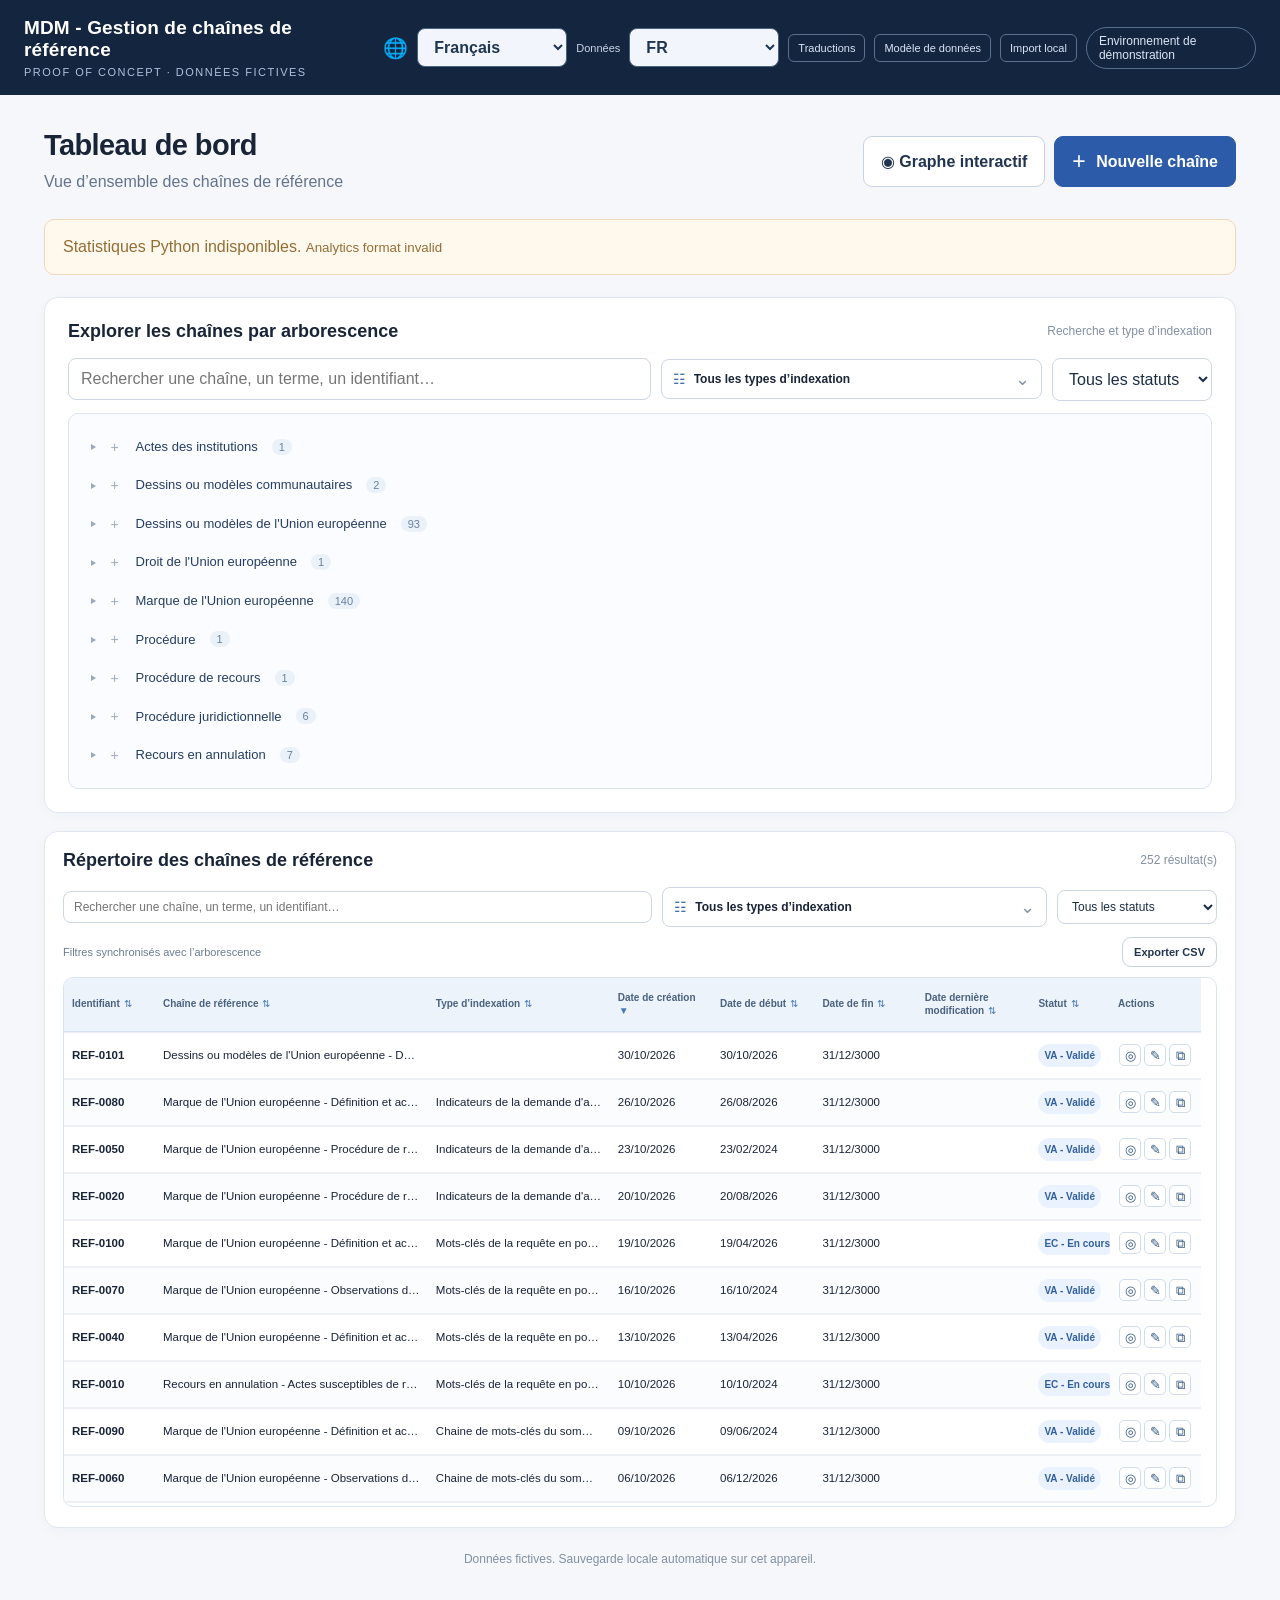
<file: dashboard-demo.html>
<!doctype html>
<html lang="fr"><head><meta charset="UTF-8"><meta name="viewport" content="width=device-width,initial-scale=1">
<title>MDM - Gestion de chaînes de référence | Proof of Concept</title>
<style>
:root{font-family:Inter,"Segoe UI",Arial,sans-serif;color:#192437;background:#f5f7fb;font-synthesis:none}*{box-sizing:border-box}body{margin:0}button,input,select{font:inherit}button{cursor:pointer}.appbar{background:#14253f;color:#fff;padding:17px max(24px,calc((100vw - 1240px)/2));display:flex;align-items:center;justify-content:space-between;gap:12px}.brand{font-weight:750;letter-spacing:.15px;font-size:19px}.brand small{display:block;color:#aec3de;font-weight:400;font-size:11px;letter-spacing:1.5px;margin-top:5px}.top-pill{border:1px solid #54718c;border-radius:40px;color:#dce7f6;padding:6px 12px;font-size:12px}main{max-width:1240px;margin:auto;padding:34px 24px 70px}.heading{display:flex;gap:20px;align-items:center;justify-content:space-between;margin-bottom:24px}h1{font-size:29px;margin:0 0 8px;font-weight:750;letter-spacing:-.6px}h2{font-size:18px;margin:0 0 12px}p{margin:0;color:#64738b;line-height:1.55}.btn{border:1px solid #c7d2e2;background:white;border-radius:9px;padding:11px 17px;color:#21334e;font-weight:650}.btn:hover:not(:disabled){filter:brightness(.96)}.primary{background:#2b5ba9;color:white;border-color:#2b5ba9}.btn:disabled{opacity:.45;cursor:not-allowed}.btn.sm{padding:8px 11px}.plus{font-size:23px;vertical-align:-2px;margin-right:6px;font-weight:400}.grid{display:grid;grid-template-columns:repeat(3,1fr);gap:16px;margin-bottom:22px}.card,.panel{background:#fff;border:1px solid #e1e7f0;border-radius:14px;box-shadow:0 3px 13px #25395808}.card{padding:23px}.card .num{font-size:31px;font-weight:760;margin:12px 0 6px;color:#193d78}.card .label{font-size:13px;color:#65758b}.card .meta{font-size:12px;color:#76859a}.panels{display:grid;grid-template-columns:1fr 1fr;gap:18px;margin:18px 0}.panel{padding:23px}.panel header{display:flex;justify-content:space-between;align-items:center;margin-bottom:16px}.panel header h2{margin:0}.subtle{font-size:12px;color:#8391a3}.rank{display:flex;gap:12px;align-items:center;margin:14px 0}.rank b{width:25px;color:#8093ab;font-size:13px}.rank .track{flex:1;min-width:0}.rank .name{font-size:13px;margin-bottom:7px;overflow:hidden;text-overflow:ellipsis;white-space:nowrap}.bar{height:7px;background:#edf2f8;border-radius:9px;overflow:hidden}.bar span{display:block;height:100%;background:#6092d0;border-radius:9px}.count{font-size:13px;font-weight:700;color:#244d86}.toolbar{display:flex;gap:10px;align-items:center;flex-wrap:wrap;margin:14px 0}input,select{border:1px solid #cdd6e3;border-radius:8px;padding:11px 12px;background:white;color:#1b2d44;outline:none}input:focus,select:focus{border-color:#497bd0;box-shadow:0 0 0 3px #497bd021}.toolbar input{min-width:250px;flex:1}.toolbar select{max-width:200px}.table-wrap{overflow-x:auto}table{width:100%;border-collapse:collapse;text-align:left}th{font-size:11px;letter-spacing:.6px;text-transform:uppercase;color:#8190a2;background:#f8fafd;padding:13px 16px}td{padding:15px 16px;font-size:13px;border-top:1px solid #edf1f6;vertical-align:top}td .muted{font-size:12px;color:#8391a3;margin-top:5px}.tag{display:inline-block;background:#eaf2ff;color:#315f9d;padding:5px 9px;border-radius:20px;font-size:11px;font-weight:650}.tag.gray{background:#f1f2f6;color:#68768c}.empty{text-align:center;padding:30px;color:#718099}.wizard{max-width:800px;margin:10px auto}.stepper{display:flex;gap:5px;margin:26px 0}.stepper span{height:5px;background:#dce4ee;border-radius:5px;flex:1}.stepper span.on{background:#3b73be}.wizard .panel{padding:29px}.wizard h2{font-size:21px}.field{margin-top:22px}.field label{font-size:13px;font-weight:700;display:block;margin-bottom:9px}.field select,.field input[type=date]{width:100%}.choice{display:flex;gap:12px;align-items:flex-start;padding:16px;border-radius:10px;border:1px solid #d3dce9;margin-top:12px}.choice:has(input:checked){border-color:#4476be;background:#f4f8ff}.choice input{margin-top:3px}.choice strong{display:block}.choice small{display:block;color:#718099;margin-top:5px}.choice.disabled{opacity:.47;background:#f5f6f8}.level1-options{display:grid;grid-template-columns:repeat(2,minmax(0,1fr));gap:9px;margin-top:16px}.level1-choice{margin:0;min-height:64px;align-items:center}.level1-choice strong{font-size:13px;line-height:1.4}@media(max-width:600px){.level1-options{grid-template-columns:1fr}}.controls{display:flex;justify-content:space-between;gap:12px;margin-top:30px}.controls .right{display:flex;gap:10px}.term-cols{display:grid;grid-template-columns:1fr 1fr;gap:20px;margin-top:18px}.term-box{border:1px solid #dbe3ee;border-radius:10px;padding:12px;min-height:290px;max-height:355px;overflow:auto}.term-box input{width:100%;margin-bottom:10px}.term-row{display:flex;justify-content:space-between;align-items:center;gap:6px;padding:9px 4px;border-bottom:1px solid #f0f2f6;font-size:13px}.term-row button{border:1px solid #cddbf0;background:#edf4ff;color:#28548d;border-radius:7px;width:29px;height:27px}.term-row button.remove{background:#fff2f2;color:#a43838;border-color:#f5cccc}.summary{background:#f6f9fd;border:1px solid #e0e8f2;border-radius:10px;padding:17px;margin-top:16px}.summary dt{font-size:12px;font-weight:700;color:#708099;margin:0 0 5px}.summary dd{margin:0 0 15px;line-height:1.6;overflow-wrap:anywhere}.summary dd:last-child{margin:0}.success{text-align:center;padding:35px 0}.success .symbol{width:64px;height:64px;margin:0 auto 20px;border-radius:50%;background:#e4f6eb;color:#247749;display:grid;place-items:center;font-size:34px}.footnote{margin-top:24px;text-align:center;font-size:12px;color:#8190a2}.error{color:#b44545;font-size:13px;margin-top:10px}.hidden{display:none!important}@media(max-width:760px){main{padding:23px 15px}.grid{grid-template-columns:repeat(2,1fr)}.panels,.term-cols{grid-template-columns:1fr}.heading{align-items:flex-start}h1{font-size:25px}.wizard .panel{padding:20px}.appbar{padding:15px}.top-pill{display:none}}@media(max-width:420px){.grid{grid-template-columns:1fr 1fr;gap:9px}.card{padding:14px}.card .num{font-size:26px}.heading{flex-direction:column}.heading button{align-self:stretch}}
.tree-wrapper{border:1px solid #dce4ef;border-radius:10px;background:#fafcff;padding:12px 14px;max-height:420px;overflow:auto}.tree-branch{margin:3px 0}.tree-branch>summary{cursor:pointer;display:list-item;list-style-position:inside;padding:5px 8px;border-radius:6px;color:#52719d}.tree-branch>summary:hover{background:#edf3fc}.tree-name{display:inline-flex;align-items:center;gap:8px;max-width:calc(100% - 35px);vertical-align:middle}.tree-children{border-left:1px solid #dbe5f2;margin-left:14px;padding-left:17px}.tree-leaf{display:flex;align-items:center;gap:8px;padding:5px 8px;margin-left:3px}.tree-pick{border:none;background:transparent;color:#263d61;font-size:13px;text-align:left;padding:4px 6px;border-radius:6px;line-height:1.35}.tree-pick:hover,.tree-pick:focus-visible{background:#e0ecfd;color:#154c91}.tree-pick.picked{background:#cfe1ff;color:#12417b;font-weight:750}.tree-count{display:inline-block;background:#ebf1f9;border-radius:12px;padding:2px 7px;color:#67809f;font-size:11px;flex-shrink:0}@media(max-width:420px){.tree-wrapper{padding:9px}.tree-children{margin-left:7px;padding-left:9px}}
.selected-term{cursor:grab}.selected-term.dragging{opacity:.45}.selected-term.drag-over{background:#e5efff;outline:2px dashed #6793d2}.term-label{display:flex;align-items:center;gap:5px;min-width:0;overflow-wrap:anywhere;flex:1}.drag-handle{font-size:18px;color:#96a6ba;flex-shrink:0}.order-number{color:#6c7d92;font-weight:700;white-space:nowrap}.reorder-actions{display:flex;align-items:center;gap:4px;flex-shrink:0}.reorder-actions button{width:28px;height:28px;padding:0}.reorder-actions button:disabled{opacity:.25;cursor:not-allowed}.reorder-hint{font-size:12px;margin-top:8px}@media(max-width:500px){.reorder-actions{gap:2px}.reorder-actions button{width:26px}.term-label{font-size:12px}}
.locale-controls{display:flex;align-items:center;gap:9px}.locale-controls select{min-width:150px;max-width:200px;padding:9px 12px;background:#f2f5fb;border-color:#47637e;color:#203550;font-weight:650}.locale-label{font-size:20px;color:#fff}.appbar .brand{max-width:60%}@media(max-width:650px){.appbar{flex-wrap:wrap}.appbar .brand{max-width:100%;font-size:17px}.locale-controls select{min-width:130px;max-width:170px}}
.index-multiselect{position:relative;border:1px solid #cdd6e3;border-radius:8px;background:#fff;min-width:220px;font-size:13px}.index-multiselect>summary{padding:11px 13px;cursor:pointer;white-space:nowrap;list-style:none;font-weight:600}.index-multiselect>summary::after{content:" ▾";color:#74839c}.index-multiselect[open] .index-options{position:absolute;top:100%;left:0;z-index:30;background:#fff;border:1px solid #cdd6e3;border-radius:9px;box-shadow:0 8px 22px #19395b22;width:min(420px,85vw);max-height:320px;overflow:auto;padding:9px}.index-options label,.index-checklist label{display:flex;align-items:flex-start;gap:9px;padding:7px 8px;font-size:12px;line-height:1.5;cursor:pointer}.index-options label:hover,.index-checklist label:hover{background:#f3f7ff;border-radius:6px}.index-options input,.index-checklist input{margin:2px 0 0;flex:none;accent-color:#2b5ba9}.index-checklist{border:1px solid #d9e2ee;border-radius:9px;max-height:230px;overflow:auto;padding:7px;display:grid;grid-template-columns:1fr 1fr;gap:0 7px}.sort-heading{border:0;background:none;color:inherit;font-size:inherit;font-weight:750;letter-spacing:inherit;text-transform:inherit;text-align:left;cursor:pointer;padding:0;white-space:nowrap}.sort-heading span{color:#477ab4;padding-left:4px}.chain-edit-overlay{position:fixed;inset:0;background:#0a182ca8;z-index:1500;display:grid;place-items:center;padding:20px}.chain-edit-dialog{background:#fff;border-radius:15px;padding:26px;width:min(660px,100%);max-height:90vh;overflow:auto;box-shadow:0 24px 70px #0003}.chain-edit-dialog header{display:flex;justify-content:space-between;align-items:start;gap:14px}.chain-edit-dialog header p{overflow-wrap:anywhere;font-size:13px}.chain-edit-dialog h2{margin:0 0 7px;font-size:20px}.edit-form-grid{display:grid;grid-template-columns:1fr 1fr;gap:16px}.chain-edit-dialog .field input,.chain-edit-dialog .field select{width:100%}.term-help{font-size:12px;margin-bottom:12px}@media(max-width:640px){.index-checklist,.edit-form-grid{grid-template-columns:1fr}.chain-edit-dialog{padding:18px}}/* Indexation filter: compact, searchable, readable */
.index-multiselect{position:relative;display:block;min-width:220px;max-width:290px;font-size:12px;z-index:20;background:#fff}
.index-multiselect[open]{z-index:100}
.index-multiselect>summary{display:flex;align-items:center;gap:8px;min-height:38px;padding:8px 11px;cursor:pointer;list-style:none;outline-offset:2px}
.index-multiselect>summary::-webkit-details-marker{display:none}
.index-multiselect>summary::after{content:none}
.index-multiselect .filter-icon{font-size:14px;color:#4672aa}
.index-multiselect .filter-label{flex:1;min-width:0;overflow:hidden;text-overflow:ellipsis;white-space:nowrap;font-weight:650}
.index-multiselect .filter-chevron{flex:none;font-size:18px;color:#8493a7;line-height:1}
.index-multiselect .index-options{width:min(370px,calc(100vw - 36px));max-height:none;overflow:visible;padding:0;display:flex;flex-direction:column;gap:0;border-radius:11px;box-shadow:0 14px 36px #1225402a}
.index-multiselect .filter-searchbox{padding:12px 12px 9px;border-bottom:1px solid #e4ebf3}
.index-multiselect .filter-search{width:100%;min-width:0;max-width:none;font-size:12px;padding:9px 10px;background:#f7f9fd}
.index-multiselect .filter-choice-list{overflow:auto;max-height:250px;padding:5px 8px}
.index-multiselect .filter-choice{display:flex;align-items:flex-start;justify-content:flex-start;gap:10px;padding:9px 8px;margin:0;border-radius:7px;line-height:1.4;font-size:12px;cursor:pointer}
.index-multiselect .filter-choice[hidden]{display:none}
.index-multiselect .filter-choice:hover{background:#f0f5fc}
.index-multiselect .filter-choice input[type=checkbox]{flex:0 0 16px!important;min-width:16px!important;max-width:16px!important;width:16px!important;height:16px;margin:1px 0 0;padding:0;appearance:auto;box-shadow:none}
.index-multiselect .filter-choice span{flex:1;text-align:left;overflow-wrap:break-word}
.index-multiselect .filter-actions{display:flex;justify-content:space-between;gap:9px;border-top:1px solid #e4ebf3;padding:10px 12px}
.index-multiselect .filter-actions button{padding:8px 12px;border-radius:7px;border:1px solid #c9d5e4;background:#fff;font-size:12px;font-weight:700;cursor:pointer;color:#294266}
.index-multiselect .filter-actions .filter-apply{background:#2b5ba9;color:#fff;border-color:#2b5ba9}
.toolbar .index-multiselect input[type=search]{min-width:0;flex:none}
.tree-filters{position:relative;z-index:15}
.index-checklist input[type=checkbox]{width:16px;min-width:16px;max-width:16px;flex:0 0 16px!important;padding:0;box-shadow:none}
@media(max-width:600px){.index-multiselect{max-width:100%}}
/* Dense directory: readable in one viewport, header and scroll always close */
.directory-panel{padding:15px 16px}
.directory-panel .toolbar{margin:10px 0}
.directory-panel .toolbar>input{min-width:200px;padding:8px 10px;font-size:12px}
.directory-panel .toolbar>select{padding:8px 10px;font-size:12px}
.directory-scroll{overflow:auto;max-height:490px;scrollbar-gutter:stable;border:1px solid #e5ebf3;border-radius:9px}
.directory-scroll table{table-layout:fixed;width:100%;min-width:1110px}
.directory-scroll thead th{position:sticky;top:0;z-index:4;background:#f0f5fb;padding:9px 5px;font-size:9px;line-height:1.3;letter-spacing:0;text-transform:none;white-space:normal}
.directory-scroll td{padding:9px 5px;font-size:10.5px;line-height:1.4;overflow:hidden;text-overflow:ellipsis;vertical-align:middle}
.directory-scroll .sort-heading{font-size:9px;line-height:1.25;white-space:normal}
.directory-scroll .sort-heading span{padding-left:1px}
.directory-scroll td .cell-truncate{display:block;overflow:hidden;text-overflow:ellipsis;white-space:nowrap}
.directory-scroll .tag{font-size:10px;padding:4px 6px;white-space:nowrap}
.directory-scroll .btn.sm{font-size:10px;padding:5px 6px;white-space:nowrap}
.directory-top-scroll{overflow-x:auto;overflow-y:hidden;height:15px;margin-bottom:3px;scrollbar-gutter:stable}
.directory-top-scroll .directory-top-spacer{height:1px}
@media(min-width:1300px){.directory-scroll table{min-width:0}}

/* Unified chain filters and selection */
.unified-filters{display:flex;align-items:center;gap:10px;flex-wrap:wrap;margin:12px 0}.unified-filters .shared-search{flex:2 1 250px;min-width:170px}.unified-filters .shared-index{flex:1 1 215px;min-width:200px}.unified-filters .shared-index .index-multiselect{max-width:none}.unified-filters .shared-status{flex:0 1 160px;min-width:145px}.directory-actions{display:flex;justify-content:space-between;align-items:center;gap:12px;margin:6px 0 10px;font-size:11px;color:#6b7b92}.selectable-chain{cursor:pointer}.selectable-chain:hover td{background:#f0f6ff}.selectable-chain.chain-highlight td{background:#dbeafe!important;box-shadow:inset 0 1px 0 #9ebce9,inset 0 -1px 0 #9ebce9}.tree-pick.picked{background:#dbeafe;color:#184682;outline:2px solid #94b8ed;border-radius:5px}.tree-wrapper{scroll-margin-top:100px}
/* Date display always DD/MM/YYYY; users may type or open calendar */
.french-date-input{display:flex;align-items:stretch;min-width:0;gap:5px}.french-date-input>input{flex:1;min-width:0;width:100%;font-variant-numeric:tabular-nums}.calendar-trigger{position:relative;display:grid;place-items:center;flex:0 0 40px;border:1px solid #cdd6e3;border-radius:7px;background:#f3f7fb;color:#2e609d;font-size:21px;cursor:pointer;overflow:hidden}.calendar-trigger .date-native{position:absolute;inset:0;width:100%;height:100%;opacity:0;cursor:pointer;color-scheme:light}.french-date-input input:invalid{border-color:#c35050}
/* Identically structured term columns */
.term-cols{display:grid;grid-template-columns:minmax(0,1fr) minmax(0,1fr);gap:16px;align-items:stretch}.term-panel{display:flex;flex-direction:column;min-width:0}.term-panel h3{margin:0 0 7px;min-height:22px}.term-panel .term-help{min-height:42px;margin:0 0 8px;line-height:1.45;font-size:12px;color:#697b93}.term-panel>input{width:100%;min-height:40px;margin:0 0 10px}.term-panel .term-box{flex:1;min-height:290px;max-height:360px}.term-panel .term-row{min-width:0}.term-panel .term-row span{overflow-wrap:anywhere}@media(max-width:700px){.term-cols{grid-template-columns:1fr}.term-panel .term-help{min-height:0}}

/* Classic arborescence appearance, now with explicit terminal selection. */
.tree-branch{margin:3px 0}
.tree-branch>summary{display:list-item;list-style:disclosure-closed inside;padding:5px 8px;min-height:0;border-radius:6px;color:#52719d;cursor:pointer;font-size:13px}
.tree-branch[open]>summary{list-style-type:disclosure-open}
.tree-branch>summary::-webkit-details-marker{display:inline}
.tree-branch>summary:hover{background:#edf3fc}
.tree-name{display:inline-flex;align-items:center;gap:8px;max-width:calc(100% - 42px);vertical-align:middle}
.tree-children,.tree-wrapper .tree-children{border-left:1px solid #dbe5f2;margin-left:14px;padding-left:17px}
.tree-leaf{display:flex;align-items:center;gap:8px;padding:5px 8px;margin-left:3px;min-height:0}
.tree-pick{border:none;background:transparent;color:#263d61;font-size:13px;text-align:left;padding:4px 6px;border-radius:6px;line-height:1.35;cursor:pointer;font-weight:normal;white-space:normal;overflow-wrap:anywhere}
.tree-pick:hover,.tree-pick:focus-visible{background:#e0ecfd;color:#154c91}
.tree-pick.picked,.tree-choose.picked{background:#cfe1ff;color:#12417b;font-weight:750}
.tree-count{display:inline-block;background:#ebf1f9;border-radius:12px;padding:2px 7px;color:#67809f;font-size:11px;flex-shrink:0}
.tree-choose{display:inline-block;margin-left:9px;border:1px solid #cadbf0;background:#f8fbff;color:#355b8b;padding:3px 7px;font-size:10px;border-radius:6px;cursor:pointer}
.tree-choose:hover{background:#e0ecfd}
.tree-selected>summary,.tree-selected.tree-leaf{background:#e4efff;border-radius:6px}
.tree-selected .tree-pick,.tree-selected .tree-choose{color:#12417b;font-weight:750}
@media(max-width:420px){.tree-children,.tree-wrapper .tree-children{margin-left:7px;padding-left:9px}.tree-choose{margin-left:4px}}
/* Integrated manual French dates and aligned calendar buttons */
.french-date-input{display:flex;align-items:stretch;gap:0;height:40px;width:100%;border:1px solid #c9d6e8;border-radius:8px;background:#fff;overflow:hidden;transition:border-color .12s,box-shadow .12s}
.french-date-input:focus-within{border-color:#3679c6;box-shadow:0 0 0 3px #3276c71b}
.french-date-input>input[type=text]{flex:1 1 auto;min-width:0;width:100%;height:100%;padding:0 12px;border:0!important;box-shadow:none!important;background:transparent;border-radius:0;outline:0;font-size:13px;font-variant-numeric:tabular-nums;letter-spacing:.3px}
.french-date-input .calendar-trigger{position:relative;display:grid;place-items:center;flex:0 0 40px;width:40px;height:100%;padding:0;margin:0;border:0;border-left:1px solid #d7e2ef;border-radius:0;background:#f7f9fc;color:#396795;cursor:pointer;overflow:hidden}
.calendar-trigger .calendar-icon{display:flex;align-items:center;justify-content:center;pointer-events:none}
.calendar-trigger:hover{background:#e9f2ff;color:#1c4f93}
.french-date-input .calendar-trigger .date-native{position:absolute;inset:0;width:100%;height:100%;opacity:0;cursor:pointer;min-width:0;max-width:none;padding:0;margin:0;border:0;font-size:15px}
.edit-form-grid .field{min-width:0}.edit-form-grid .french-date-input{max-width:100%}

/* Readable, balanced directory layout with compact actions */
.directory-panel{padding:18px 18px 20px}
.directory-scroll{max-height:530px;border:1px solid #dbe5f1;border-radius:10px;background:#fff}
.directory-scroll table{table-layout:fixed;width:100%;min-width:1000px;border-collapse:separate;border-spacing:0}
.directory-scroll thead th{position:sticky;top:0;z-index:4;background:#edf3fa;padding:13px 8px;font-size:10px;line-height:1.35;white-space:normal;color:#49617f;border-bottom:1px solid #d6e2ef}
.directory-scroll tbody tr td{padding:11px 8px;font-size:11.5px;line-height:1.5;border-bottom:1px solid #edf1f6;vertical-align:middle}
.directory-scroll tbody tr:nth-child(even):not(.chain-highlight) td{background:#fbfcfe}
.directory-scroll tbody tr:hover td{background:#f0f6ff}
.directory-scroll .sort-heading{font-size:10px;line-height:1.35}
.directory-scroll .cell-truncate{max-width:100%;overflow:hidden;text-overflow:ellipsis;white-space:nowrap}
.directory-scroll .directory-row-actions{display:flex;align-items:center;justify-content:center;gap:3px}
.directory-scroll .directory-action-cell{padding:7px 4px}
.directory-icon-button{display:inline-flex;align-items:center;justify-content:center;flex:none;width:22px;height:22px;padding:0;border:1px solid #d1ddec;background:#fff;color:#355982;border-radius:5px;font-size:13px;line-height:1;cursor:pointer}
.directory-icon-button:hover{background:#e6f0ff;border-color:#8caee0;color:#1b4f92}
.directory-scroll .tag{font-size:10px;white-space:nowrap}
@media(min-width:1300px){.directory-scroll table{min-width:1000px}}

/* Subtle tree controls: low contrast at rest, clear feedback on interaction. */
.tree-branch>summary{color:#8a9ab0}
.tree-branch>summary::marker{font-size:9px;color:#9aa9bd}
.tree-branch>summary::-webkit-details-marker{font-size:9px;color:#9aa9bd}
.tree-expand-all{display:inline-flex;align-items:center;justify-content:center;width:20px;height:20px;margin:0 5px 0 4px;padding:0;border:1px solid transparent;border-radius:5px;background:transparent;color:#a1adc0;font-size:14px;font-weight:400;line-height:1;vertical-align:middle;cursor:pointer;transition:color .15s,background .15s,border-color .15s}
.tree-expand-all:hover,.tree-expand-all:focus-visible{background:#edf3fb;color:#416991;border-color:#dce5f1;outline:none}
.tree-branch>summary:hover::marker{color:#6281a7}
.tree-branch>summary:hover::-webkit-details-marker{color:#6281a7}

.branch-filter-bar{display:flex;align-items:center;justify-content:space-between;gap:12px;padding:8px 11px;margin:0 0 10px;background:#f1f6fd;border:1px solid #deebfa;border-radius:8px;color:#415b7b;font-size:12px}.branch-filter-bar[hidden]{display:none}.branch-filter-bar strong{max-width:55vw;overflow:hidden;text-overflow:ellipsis;white-space:nowrap;color:#234c83}

/* Temporary ES/EN term-translation editor on the experimental branch. */
.data-language-label{font-size:11px;color:#cbd7e9}.translation-edit-btn{font-size:11px;color:#d9e6f8;background:transparent;border:1px solid #5b718c;border-radius:6px;padding:7px 9px}.translation-edit-btn:hover{background:#315173}.locale-controls a.translation-edit-btn{text-decoration:none;white-space:nowrap}.multilingual-overlay{position:fixed;z-index:99999;inset:0;background:#0b2036aa;display:flex;justify-content:center;align-items:center;padding:16px}.multilingual-dialog{width:min(900px,100%);max-height:90vh;overflow:hidden;display:flex;flex-direction:column;background:#fff;border-radius:12px;padding:18px;gap:12px}.multilingual-dialog header{display:flex;justify-content:space-between;gap:14px}.multilingual-dialog input[type=search]{padding:10px;border:1px solid #ccd7e5;border-radius:7px}.multilingual-list{overflow:auto;min-height:100px}.multilingual-row{display:grid;grid-template-columns:minmax(140px,1.5fr) 1fr 1fr;gap:10px;align-items:center;border-bottom:1px solid #e8ecf2;padding:9px 0;font-size:12px}.multilingual-row strong{overflow-wrap:anywhere}.multilingual-row label{display:flex;flex-direction:column;gap:3px}.multilingual-row input{min-width:0;border:1px solid #d5dfeb;padding:7px;border-radius:5px}.multilingual-warning{font-size:11px;color:#8a6780}@media(max-width:600px){.multilingual-row{grid-template-columns:1fr}.data-language-label{display:none}}
</style><link rel="stylesheet" href="./graph.css"><link rel="stylesheet" href="./analytics.css?v=20261105-1511"></head><body><div id="app"></div>
<script src="./i18n.js"></script>
<script src="./graph.js"></script>
<script src="./analytics.js?v=20261105-1511"></script><script src="./multilingual.js"></script>
<script>
"use strict";
const STORAGE="poc1-reference-chains-v1";
const LOCALE_KEY="poc1-ui-language";
let uiLang="fr";try{const v=localStorage.getItem(LOCALE_KEY);if(v&&I18N_NAMES[v])uiLang=v}catch(_){}
const extraTerms=["Conditions","Marge de l’appréciation de l’Office","Mesures d'instruction","Motivation des décisions","Objectif","Portée","Notification","Notion","Procédure d’opposition","Procédure de nullité","Recevabilité","Délai de recours","Charge de la preuve","Droits de la défense","Examen d'office","Décision définitive","Appréciation des preuves","Motivation juridique","Protection juridictionnelle","Intérêt à agir","Principes généraux","Contrôle de légalité","Compétence de l'Office","Mesures provisoires","Erreur manifeste","Irrecevabilité","Droits antérieurs","Caractère distinctif","Risque de confusion","Usage sérieux","Opposabilité","Protection des données","Publication","Déchéance","Réexamen","Délai de prescription","Règles de procédure","Recours en annulation","Proportionnalité","Sécurité juridique"];
const state={records:[],pendingUrl:"",view:"dashboard",step:2,creationMode:"existing",base:"",terms:[],date:"",endDate:"3000-12-31",search:"",status:"all",indexFilter:[],treeIndexFilter:[],wizardIndexFilter:[],wizardTreeSearch:"",treeSearch:"",indexationTypes:[],indexationLookup:{},typesIndexation:[],sortKey:"created_at",sortDirection:"desc",selectedChainId:null,selectedBranch:"",wizardStatus:"VA",termSearch:"",selectedSearch:"",error:"",lastSaved:null,editingId:null};
const el=document.getElementById("app");
let treePaths=[];
function typesOf(rec){const raw=Object.prototype.hasOwnProperty.call(rec,"types_indexation")?rec.types_indexation:(Object.prototype.hasOwnProperty.call(rec,"type_indexation")?rec.type_indexation:state.indexationLookup[rec.id]);return [...new Set((Array.isArray(raw)?raw:(raw?[raw]:[])).filter(x=>typeof x==="string"&&x.trim()))]}
function typeOf(rec){return typesOf(rec).join(", ")}
function typeOptions(selected){const chosen=Array.isArray(selected)?selected:[];const label=chosen.length===0?"Tous les types d’indexation":chosen.length===1?chosen[0]:chosen.length+" types sélectionnés";return '<details class="index-multiselect"><summary title="'+esc(chosen.join(", ")||"Tous les types d’indexation")+'"><span class="filter-icon">☷</span><span class="filter-label">'+esc(label)+'</span><span class="filter-chevron">⌄</span></summary><div class="index-options"><div class="filter-searchbox"><input type="search" class="filter-search" placeholder="Rechercher un type…" aria-label="Rechercher un type d’indexation" autocomplete="off"></div><div class="filter-choice-list">'+state.indexationTypes.map(t=>'<label class="filter-choice"><input type="checkbox" value="'+esc(t)+'" '+(chosen.includes(t)?"checked":"")+'><span>'+esc(t)+'</span></label>').join("")+'</div><div class="filter-actions"><button type="button" class="filter-reset">Effacer</button><button type="button" class="filter-apply">Appliquer</button></div></div></details>'}
function filteredByIndexation(arr,types){return !types?.length?arr:arr.filter(c=>types.some(t=>typesOf(c).includes(t)))}
function bindIndexFilters(container,callback){const box=typeof container==="string"?document.getElementById(container):container;if(!box)return;const list=box.querySelector(".filter-choice-list"),search=box.querySelector(".filter-search"),apply=box.querySelector(".filter-apply"),reset=box.querySelector(".filter-reset");if(search)search.oninput=()=>{const query=search.value.toLocaleLowerCase("fr").trim();list.querySelectorAll(".filter-choice").forEach(label=>{label.hidden=!label.textContent.toLocaleLowerCase("fr").includes(query)})};if(apply)apply.onclick=()=>{const selected=[...box.querySelectorAll('.filter-choice input:checked')].map(x=>x.value);callback(selected)};if(reset)reset.onclick=()=>callback([])}
function normalizeStatus(status){const map={Active:"VA",Actif:"VA",Validé:"VA",Brouillon:"EC",Inactif:"HI",Archivé:"HI",Historique:"HI","En cours":"EC"};return map[status]||status||"EC"}
const STATUSES={HI:"Historique",VA:"Validé",EC:"En cours"};
function typeChecklist(selected,id){return '<div class="index-checklist" id="'+id+'">'+state.indexationTypes.map(t=>'<label><input type="checkbox" value="'+esc(t)+'" '+(selected.includes(t)?"checked":"")+'><span>'+esc(t)+'</span></label>').join("")+'</div>'}
function buildTree(records){const root={name:"",path:"",children:new Map(),count:0,terminalIds:[]};for(const rec of records){const label=rec.full_chain_label||rec.base_chain||"";let current=root;for(const term of label.split(" - ").filter(Boolean)){if(!current.children.has(term)){const path=current.path?current.path+" - "+term:term;current.children.set(term,{name:term,path,children:new Map(),count:0,terminalIds:[]})}current=current.children.get(term);current.count++}if(current!==root)current.terminalIds.push(rec.id)}return root}
function treeMarkup(records,mode){treePaths=[];const tree=buildTree(records);function draw(node){const idx=treePaths.push({path:node.path,terminalIds:node.terminalIds,hasChildren:node.children.size>0})-1;const label=esc(window.PocMultilingual?.t(node.name)||node.name),count='<small class="tree-count">'+node.count+'</small>';const exact=node.terminalIds.length>0;
const pick='<button type="button" class="tree-pick" data-tree-index="'+idx+'" title="'+(mode==="wizard"?"Sélectionner ce terme et tous ses niveaux précédents":node.children.size?"Filtrer le répertoire par cette branche":"Sélectionner cette chaîne")+'">'+label+'</button>';
if(!node.children.size)return '<div class="tree-leaf" data-path-index="'+idx+'">'+pick+count+'</div>';
const choose=exact?'<button type="button" class="tree-choose" data-tree-index="'+idx+'" title="Sélectionner la chaîne qui se termine ici">Choisir cette chaîne</button>':'';
return '<details class="tree-branch" data-path-index="'+idx+'"><summary><button type="button" class="tree-expand-all" data-tree-index="'+idx+'" aria-label="Déployer tous les sous-niveaux de '+esc(node.path)+'" title="Déployer toute cette branche">+</button><span class="tree-name">'+pick+count+'</span>'+choose+'</summary><div class="tree-children">'+[...node.children.values()].sort((a,b)=>a.name.localeCompare(b.name,"fr")).map(draw).join("")+'</div></details>'}
return '<div class="tree-wrapper">'+[...tree.children.values()].sort((a,b)=>a.name.localeCompare(b.name,"fr")).map(draw).join("")+'</div>'}
function statusOptions(current){return '<option value="all">Tous les statuts</option>'+Object.entries(STATUSES).map(([key,name])=>'<option value="'+key+'" '+(current===key?"selected":"")+'>'+key+' - '+name+'</option>').join("")}
function filterControls(mode,location){const wizardMode=mode==="wizard";const search=wizardMode?state.wizardTreeSearch:state.search;const type=wizardMode?state.wizardIndexFilter:state.indexFilter;const status=wizardMode?state.wizardStatus:state.status;return '<div class="toolbar unified-filters" id="filters-'+location+'"><input type="search" class="shared-search" aria-label="Rechercher des chaînes" placeholder="Rechercher une chaîne, un terme, un identifiant…" value="'+esc(search)+'"><div class="shared-index">'+typeOptions(type)+'</div><select class="shared-status" aria-label="Filtrer par statut">'+statusOptions(status)+'</select></div>'}
function treeFilters(mode){return filterControls(mode,"tree")}
function matchingRecords(mode){const isWizard=mode==="wizard",query=(isWizard?state.wizardTreeSearch:state.search).trim().toLocaleLowerCase("fr"),types=isWizard?state.wizardIndexFilter:state.indexFilter,status=isWizard?state.wizardStatus:state.status;return state.records.filter(c=>(!query||[c.full_chain_label,c.id,c.base_chain,window.PocMultilingual?.chain(c.full_chain_label)].join(" ").toLocaleLowerCase("fr").includes(query))&&(status==="all"||normalizeStatus(c.status)===status)&&(!types.length||types.some(t=>typesOf(c).includes(t))))}
function bindSharedFilters(mode,location){const root=document.getElementById("filters-"+location);if(!root)return;const field=root.querySelector(".shared-search");field.oninput=()=>{const value=field.value,pos=field.selectionStart;if(mode==="wizard"){state.wizardTreeSearch=value;wizard()}else{state.search=value;dashboard()}const next=document.querySelector("#filters-"+location+" .shared-search");next?.focus();next?.setSelectionRange(pos,pos)};root.querySelector(".shared-status").onchange=e=>{if(mode==="wizard"){state.wizardStatus=e.target.value;wizard()}else{state.status=e.target.value;dashboard()}};bindIndexFilters(root.querySelector(".shared-index"),selected=>{if(mode==="wizard"){state.wizardIndexFilter=selected;wizard()}else{state.indexFilter=selected;dashboard()}})}
function filterDirectoryByBranch(path){state.selectedBranch=state.selectedBranch===path?"":path;const exact=state.records.find(c=>c.full_chain_label===state.selectedBranch);state.selectedChainId=exact?.id||null;dashboard();if(state.selectedBranch)document.querySelector(".directory-panel")?.scrollIntoView({behavior:"smooth",block:"start"})}
function chooseTreeChain(node,mode,button){if(!node)return;if(mode!=="wizard"&&!node.terminalIds.length)return;const id=node.terminalIds[0];if(mode==="wizard"){state.base=node.path;state.terms=[];state.error="";document.querySelectorAll(".tree-pick,.tree-choose").forEach(b=>b.classList.toggle("picked",b===button));const label=document.getElementById("tree-selection");if(label)label.textContent=node.path;document.querySelector(".error")?.remove()}else{state.selectedChainId=id;markSelection();const row=[...document.querySelectorAll("[data-chain-id]")].find(el=>el.dataset.chainId===id);if(row){row.scrollIntoView({behavior:"smooth",block:"center",inline:"nearest"});row.focus({preventScroll:true})}}}
function markSelection(){document.querySelectorAll("[data-chain-id]").forEach(row=>row.classList.toggle("chain-highlight",row.dataset.chainId===state.selectedChainId));const rec=state.records.find(c=>c.id===state.selectedChainId);document.querySelectorAll(".tree-leaf,.tree-branch").forEach(el=>{const node=treePaths[Number(el.dataset.pathIndex)],selected=!!rec&&!!node?.terminalIds.includes(rec.id);el.classList.toggle("tree-selected",selected);if(selected){let parent=el.parentElement?.closest(".tree-branch");while(parent){parent.open=true;parent=parent.parentElement?.closest(".tree-branch")}}})}
function bindTree(mode){document.querySelectorAll(".tree-pick").forEach(button=>button.onclick=e=>{e.preventDefault();e.stopPropagation();const node=treePaths[Number(button.dataset.treeIndex)];if(!node)return;if(mode==="dashboard"){filterDirectoryByBranch(node.path)}else chooseTreeChain(node,mode,button)});document.querySelectorAll(".tree-choose").forEach(button=>button.onclick=e=>{e.preventDefault();e.stopPropagation();chooseTreeChain(treePaths[Number(button.dataset.treeIndex)],mode,button)});document.querySelectorAll(".tree-expand-all").forEach(button=>{const branch=button.closest("details.tree-branch");if(!branch)return;const all=[branch,...branch.querySelectorAll("details.tree-branch")];const refresh=()=>{const fullyExpanded=all.every(el=>el.open);button.textContent=fullyExpanded?"−":"+";button.title=fullyExpanded?"Replier toute cette branche":"Déployer toute cette branche";button.setAttribute("aria-label",button.title);button.setAttribute("aria-expanded",String(fullyExpanded))};button.onclick=e=>{e.preventDefault();e.stopPropagation();const shouldExpand=!all.every(el=>el.open);all.forEach(el=>{el.open=shouldExpand});refresh()};all.forEach(el=>el.addEventListener("toggle",refresh));refresh()});bindSharedFilters(mode,"tree");if(mode==="dashboard")markSelection()}
function esc(x){return String(x??"").replace(/[&<>"']/g,c=>({"&":"&amp;","<":"&lt;",">":"&gt;",'"':"&quot;","'":"&#39;"}[c]))}
function fmtDate(x){if(!x)return "Non renseignée";const [y,m,d]=x.split("-");return d+"/"+m+"/"+y}
function parseFrenchDate(value){const str=String(value||"").trim(),match=/^(\d{2})\/(\d{2})\/(\d{4})$/.exec(str);if(!match)return null;const [,d,m,y]=match,year=Number(y),month=Number(m),day=Number(d);if(year<1||month<1||month>12||day<1)return null;const days=[31,year%4===0&&(year%100!==0||year%400===0)?29:28,31,30,31,30,31,31,30,31,30,31];if(day>days[month-1])return null;return y+"-"+m+"-"+d}
function dateInput(id,value){const icon='<svg width="17" height="17" viewBox="0 0 24 24" fill="none" stroke="currentColor" stroke-width="1.8" stroke-linecap="round" stroke-linejoin="round" aria-hidden="true"><rect x="3" y="5" width="18" height="16" rx="2"></rect><path d="M16 3v4M8 3v4M3 10h18"></path><path d="M8 14h.01M12 14h.01M16 14h.01M8 18h.01M12 18h.01"></path></svg>';return '<div class="french-date-input"><input id="'+id+'" type="text" inputmode="numeric" maxlength="10" placeholder="JJ/MM/AAAA" aria-label="Date au format jour mois année" value="'+esc(fmtDate(value))+'" autocomplete="off" required><label class="calendar-trigger" title="Choisir une date dans le calendrier"><span class="calendar-icon">'+icon+'</span><input class="date-native" type="date" tabindex="-1" aria-label="Sélectionner une date" value="'+esc(value||"")+'"></label></div>'}
function bindDateInput(id,onChange){const text=document.getElementById(id),picker=text?.parentElement.querySelector(".date-native");if(!text||!picker)return;text.oninput=()=>{const iso=parseFrenchDate(text.value);text.setCustomValidity(text.value&&!iso?"Utilisez JJ/MM/AAAA avec une date valide.":"");if(iso){picker.value=iso;onChange(iso)}};picker.onchange=()=>{if(picker.value){text.value=fmtDate(picker.value);text.setCustomValidity("");onChange(picker.value)}}}
function readDateInput(id){const value=document.getElementById(id)?.value;return parseFrenchDate(value)}
function save(){try{localStorage.setItem(STORAGE,JSON.stringify(state.records));return true}catch(e){console.warn("Stockage indisponible",e);return false}}
async function init(){try{
 try{const response=await fetch("./data/graph-relations.json",{cache:"no-store"});if(response.ok){const md=await response.json();state.indexationLookup=Object.fromEntries(Object.entries(md.relations||{}).map(([id,m])=>[id,m.type_indexation]));state.indexationTypes=[...new Set(md.types||Object.values(state.indexationLookup))].filter(Boolean)}}catch(error){console.warn("Metadata indisponibles",error)}
 const result=await fetch("./data/chains.json",{cache:"no-store"});if(!result.ok)throw Error("Dataset indisponible");const seed=await result.json();
 let stored=[];try{stored=JSON.parse(localStorage.getItem(STORAGE))||[]}catch(error){}
 if(!Array.isArray(stored))stored=[];
 const byId=new Map(stored.filter(c=>c?.id).map(c=>[c.id,c]));
 const byLabel=new Map(seed.map(c=>[c.full_chain_label,c.id]));
 const knownIds=new Set(seed.map(c=>c.id));
 const official=seed.map(c=>{const override=byId.get(c.id);const source=override&&override.full_chain_label===c.full_chain_label?{...c,...override}:c;return {...source,status:normalizeStatus(source.status)}})
 const extras=stored.filter(c=>c&&c.full_chain_label&&!knownIds.has(c.id)&&!byLabel.has(c.full_chain_label)).map((c,i)=>({...c,id:c.id||"LOCAL-"+String(i+1).padStart(4,"0"),status:normalizeStatus(c.status),local_only:true}));
 state.records=[...official,...extras];state.indexationTypes=[...new Set([...state.indexationTypes,...state.records.flatMap(typesOf)])].sort((a,b)=>a.localeCompare(b,"fr"));save()
}catch(error){try{state.records=JSON.parse(localStorage.getItem(STORAGE))||[]}catch(_){}state.error="Les données initiales n’ont pas pu être chargées."}render()}

function shell(body){const options=Object.entries(I18N_NAMES).map(([code,name])=>'<option value="'+code+'" '+(uiLang===code?"selected":"")+'>'+esc(name)+'</option>').join("");el.innerHTML='<div class="appbar"><div class="brand">MDM - Gestion de chaînes de référence<small>PROOF OF CONCEPT · DONNÉES FICTIVES</small></div><div class="locale-controls"><label for="lang-select" class="locale-label">🌐</label><select id="lang-select" aria-label="Language / Langue" title="Language / Langue">'+options+'</select><label class="data-language-label" for="data-lang-select">Données</label><select id="data-lang-select" aria-label="Langue des données"><option value="fr" '+(window.PocMultilingual?.language()==="fr"?"selected":"")+'>FR</option><option value="es" '+(window.PocMultilingual?.language()==="es"?"selected":"")+'>ES</option><option value="en" '+(window.PocMultilingual?.language()==="en"?"selected":"")+'>EN</option></select><button type="button" id="translation-edit" class="translation-edit-btn" title="Traductions locales ES / EN">Traductions</button><a href="./relations.html" class="translation-edit-btn">Modèle de données</a><a href="./import-preview.html" class="translation-edit-btn">Import local</a><span class="top-pill">Environnement de démonstration</span></div></div><main>'+body+'</main>';document.getElementById("lang-select").onchange=e=>{uiLang=e.target.value;try{localStorage.setItem(LOCALE_KEY,uiLang)}catch(_){}render()};document.getElementById("data-lang-select").onchange=e=>{window.PocMultilingual?.setLanguage(e.target.value);render()};document.getElementById("translation-edit").onclick=()=>window.PocMultilingual?.editor(state.records)}
function sortHeader(key,title){const active=state.sortKey===key;return '<th scope="col"><button class="sort-heading" data-sort="'+esc(key)+'" aria-label="Trier par '+esc(title)+'">'+esc(title)+' <span aria-hidden="true">'+(active?(state.sortDirection==="asc"?"▲":"▼"):"⇅")+'</span></button></th>'}
function sortingValue(rec,key){if(key==="type_indexation")return typeOf(rec);if(key==="status")return STATUSES[normalizeStatus(rec.status)]||rec.status;if(key==="validity_end_date")return rec.validity_end_date==="1900-01-01"?"3000-12-31":rec.validity_end_date||"3000-12-31";return rec[key]||""}
function dashboard(){
const records=state.records;const filtered=matchingRecords("dashboard").sort((a,b)=>{const av=String(sortingValue(a,state.sortKey)),bv=String(sortingValue(b,state.sortKey));const cmp=av.localeCompare(bv,"fr",{numeric:true,sensitivity:"base"});return (state.sortDirection==="asc"?cmp:-cmp)||a.id.localeCompare(b.id,"fr",{numeric:true})});
const treeData=filtered;
const directoryRows=state.selectedBranch?filtered.filter(c=>c.full_chain_label===state.selectedBranch||c.full_chain_label.startsWith(state.selectedBranch+" - ")):filtered;
const priorOpen=[...document.querySelectorAll(".tree-branch[open]")].map(el=>treePaths[Number(el.dataset.pathIndex)]?.path);
const prevTreeScroll=document.querySelector(".tree-wrapper")?.scrollTop||0;
shell('<div class="heading"><div><h1>Tableau de bord</h1><p>Vue d’ensemble des chaînes de référence</p></div><div style="display:flex;gap:9px;flex-wrap:wrap"><button class="btn" id="explore-graph">◉ Graphe interactif</button><button class="btn primary" id="add"><span class="plus">+</span> Nouvelle chaîne</button></div></div>'+
'<section class="analytics-section" id="analytics-host"><p>Chargement des statistiques Python…</p></section>'+
'<section class="panel" style="margin-bottom:18px"><header><h2>Explorer les chaînes par arborescence</h2><span class="subtle">Recherche et type d’indexation</span></header>'+treeFilters("dashboard")+treeMarkup(treeData,"dashboard")+'<p id="tree-empty" class="empty" '+(treeData.length?"hidden":"")+'>Aucune chaîne ne correspond à cette recherche.</p></section>'+
'<section class="panel directory-panel"><header><h2>Répertoire des chaînes de référence</h2><span class="subtle">'+directoryRows.length+' résultat(s)</span></header>'+
''+filterControls("dashboard","directory")+'<div class="branch-filter-bar" '+(state.selectedBranch?"":"hidden")+'><span>Branche : <strong title="'+esc(state.selectedBranch)+'">'+esc(state.selectedBranch)+'</strong></span><button type="button" id="clear-branch" class="btn sm">Effacer la sélection ×</button></div><div class="directory-actions"><span>Filtres synchronisés avec l’arborescence</span><button class="btn sm" id="export">Exporter CSV</button></div>'+
'<div class="directory-top-scroll" id="directory-top-scroll" aria-label="Défilement horizontal du répertoire"><div class="directory-top-spacer" id="directory-top-spacer"></div></div><div class="table-wrap directory-scroll" id="directory-scroll"><table id="directory-table"><colgroup><col style="width:8%"><col style="width:24%"><col style="width:16%"><col style="width:9%"><col style="width:9%"><col style="width:9%"><col style="width:10%"><col style="width:7%"><col style="width:8%"></colgroup><thead><tr>'+
sortHeader("id","Identifiant")+sortHeader("full_chain_label","Chaîne de référence")+sortHeader("type_indexation","Type d’indexation")+sortHeader("created_at","Date de création")+sortHeader("validity_start_date","Date de début")+sortHeader("validity_end_date","Date de fin")+sortHeader("last_modified_at","Date dernière modification")+sortHeader("status","Statut")+'<th>Actions</th></tr></thead><tbody>'+
directoryRows.map(x=>'<tr class="selectable-chain" data-chain-id="'+esc(x.id)+'" tabindex="0"><td><strong>'+esc(x.id)+'</strong></td><td title="'+esc(x.full_chain_label)+'"><span class="cell-truncate">'+esc(window.PocMultilingual?.chain(x.full_chain_label)||x.full_chain_label)+'</span></td><td title="'+esc(typeOf(x))+'"><span class="cell-truncate">'+esc(typeOf(x))+'</span></td><td>'+fmtDate((x.created_at||"").slice(0,10))+'</td><td>'+fmtDate(x.validity_start_date||"1900-01-01")+'</td><td>'+fmtDate(!x.validity_end_date||x.validity_end_date==="1900-01-01"?"3000-12-31":x.validity_end_date)+'</td><td>'+(x.last_modified_at?fmtDate(x.last_modified_at.slice(0,10)):"")+'</td><td><span class="tag '+(normalizeStatus(x.status)==="HI"?"gray":"")+'">'+esc(normalizeStatus(x.status))+' - '+esc(STATUSES[normalizeStatus(x.status)]||"")+'</span></td><td class="directory-action-cell"><div class="directory-row-actions"><button class="directory-icon-button graph-open" data-graph-id="'+esc(x.id)+'" aria-label="Graphe de '+esc(x.id)+'" title="Explorer les relations">◎</button><button class="directory-icon-button" data-edit-id="'+esc(x.id)+'" aria-label="Modifier '+esc(x.id)+'" title="Modifier la chaîne">✎</button><button class="directory-icon-button" data-copy-id="'+esc(x.id)+'" aria-label="Copier la chaîne de référence '+esc(x.id)+'" title="Copier la chaîne de référence">⧉</button></div></td></tr>').join("")+
'</tbody></table>'+(directoryRows.length?"":'<div class="empty">Aucun résultat</div>')+'</div></section><div class="footnote">Données fictives. Sauvegarde locale automatique sur cet appareil.</div>');
window.PocAnalytics?.render(state.records);bindTree("dashboard");document.querySelectorAll(".tree-branch").forEach(el=>{if(priorOpen.includes(treePaths[Number(el.dataset.pathIndex)]?.path))el.open=true});const wrap=document.querySelector(".tree-wrapper");if(wrap)wrap.scrollTop=prevTreeScroll;document.getElementById("clear-branch")?.addEventListener("click",()=>{state.selectedBranch="";state.selectedChainId=null;dashboard()});
const directory=document.getElementById("directory-scroll"),topScroll=document.getElementById("directory-top-scroll"),spacer=document.getElementById("directory-top-spacer"),directoryTable=document.getElementById("directory-table");
if(directory&&topScroll&&spacer&&directoryTable){
const sync=()=>{spacer.style.width=directoryTable.scrollWidth+"px";topScroll.style.display=directoryTable.scrollWidth>directory.clientWidth+2?"block":"none"};
sync();
directory.onscroll=()=>{if(Math.abs(topScroll.scrollLeft-directory.scrollLeft)>1)topScroll.scrollLeft=directory.scrollLeft};
topScroll.onscroll=()=>{if(Math.abs(directory.scrollLeft-topScroll.scrollLeft)>1)directory.scrollLeft=topScroll.scrollLeft};
if(window.ResizeObserver){new ResizeObserver(sync).observe(directory)}
}
document.getElementById("explore-graph").onclick=()=>window.PocGraph?.open(state.records);
document.getElementById("add").onclick=()=>{state.view="wizard";state.step=2;state.base="";state.terms=[];state.date="1900-01-01";state.endDate="3000-12-31";state.typesIndexation=[];state.wizardIndexFilter=[];state.wizardTreeSearch="";state.wizardStatus="VA";state.error="";render()};
bindSharedFilters("dashboard","directory");document.querySelectorAll(".selectable-chain").forEach(row=>{const select=()=>{state.selectedChainId=row.dataset.chainId;markSelection();const rec=state.records.find(x=>x.id===state.selectedChainId);const node=[...document.querySelectorAll(".tree-leaf,.tree-branch")].find(el=>treePaths[Number(el.dataset.pathIndex)]?.terminalIds.includes(rec?.id));node?.scrollIntoView({behavior:"smooth",block:"nearest"})};row.onclick=e=>{if(!e.target.closest("button"))select()};row.onkeydown=e=>{if(e.key==="Enter")select()}});markSelection();
document.getElementById("export").onclick=exportCSV;
document.querySelectorAll("[data-graph-id]").forEach(b=>b.onclick=()=>window.PocGraph?.open(state.records,b.dataset.graphId));
document.querySelectorAll("[data-edit-id]").forEach(b=>b.onclick=()=>openEditor(b.dataset.editId));
document.querySelectorAll("[data-copy-id]").forEach(b=>b.onclick=async()=>{const rec=state.records.find(x=>x.id===b.dataset.copyId);if(!rec)return;try{if(navigator.clipboard?.writeText){await navigator.clipboard.writeText(window.PocMultilingual?.chain(rec.full_chain_label)||rec.full_chain_label)}else{const field=document.createElement("textarea");field.value=window.PocMultilingual?.chain(rec.full_chain_label)||rec.full_chain_label;field.style.position="fixed";field.style.opacity="0";document.body.appendChild(field);field.select();const copied=document.execCommand("copy");field.remove();if(!copied)throw Error("Copie indisponible")}b.textContent="✓";b.title="Chaîne copiée";b.setAttribute("aria-label","Chaîne copiée")}catch(error){b.title="Copie impossible";b.setAttribute("aria-label","Copie impossible");console.error("Poc1 clipboard:",error)}});
document.querySelectorAll("[data-sort]").forEach(b=>b.onclick=()=>{const key=b.dataset.sort;if(state.sortKey===key){state.sortDirection=state.sortDirection==="asc"?"desc":"asc"}else{state.sortKey=key;state.sortDirection="asc"}dashboard()})
}
function openEditor(id){
const rec=state.records.find(x=>x.id===id);if(!rec)return;
document.getElementById("chain-edit-overlay")?.remove();
const overlay=document.createElement("div");overlay.id="chain-edit-overlay";overlay.className="chain-edit-overlay";
overlay.innerHTML='<section class="chain-edit-dialog" role="dialog" aria-modal="true" aria-labelledby="edit-title"><header><div><h2 id="edit-title">Modifier la chaîne '+esc(rec.id)+'</h2><p>'+esc(rec.full_chain_label)+'</p></div><button class="btn sm" id="edit-close" aria-label="Fermer">✕</button></header><form id="edit-form"><div class="field"><label>Types d’indexation (sélection multiple, facultatif)</label>'+typeChecklist(typesOf(rec),"edit-types")+'</div><div class="edit-form-grid"><div class="field"><label for="edit-start">Date de début</label>'+dateInput("edit-start",rec.validity_start_date||"1900-01-01")+'</div><div class="field"><label for="edit-end">Date de fin</label>'+dateInput("edit-end",!rec.validity_end_date||rec.validity_end_date==="1900-01-01"?"3000-12-31":rec.validity_end_date)+'</div></div><div class="field"><label for="edit-status">Statut</label><select id="edit-status">'+Object.entries(STATUSES).map(([key,label])=>'<option value="'+key+'" '+(normalizeStatus(rec.status)===key?"selected":"")+'>'+key+' - '+label+'</option>').join("")+'</select></div><div class="field"><label>Date dernière modification (automatique)</label><input type="text" value="'+esc(rec.last_modified_at?fmtDate(rec.last_modified_at.slice(0,10)):"Aucune modification")+'" disabled></div><p class="error" id="edit-error" role="alert" hidden></p><div class="controls"><button type="button" class="btn" id="edit-cancel">Annuler</button><button type="submit" class="btn primary">Enregistrer les modifications</button></div></form></section>';
document.body.appendChild(overlay);
const close=()=>overlay.remove();overlay.onclick=e=>{if(e.target===overlay)close()};document.getElementById("edit-close").onclick=close;document.getElementById("edit-cancel").onclick=close;bindDateInput("edit-start",()=>{});bindDateInput("edit-end",()=>{});
document.getElementById("edit-form").onsubmit=e=>{
 e.preventDefault();const start=readDateInput("edit-start"),end=readDateInput("edit-end");
 if(!start||!end||start>end){const node=document.getElementById("edit-error");node.textContent="La date de fin doit être postérieure ou égale à la date de début.";node.hidden=false;return}
 const selected=[...document.querySelectorAll("#edit-types input:checked")].map(x=>x.value);
 const original={...rec};
 Object.assign(rec,{types_indexation:selected,validity_start_date:start,validity_end_date:end,status:document.getElementById("edit-status").value,last_modified_at:new Date().toISOString(),local_modified:true});
 if(!save()){Object.assign(rec,original);for(const key of ["types_indexation","last_modified_at","local_modified"])if(!Object.prototype.hasOwnProperty.call(original,key))delete rec[key];const node=document.getElementById("edit-error");node.textContent="La sauvegarde locale a échoué.";node.hidden=false;return}
 close();dashboard()
};
document.getElementById("edit-start").focus()
}
function exportCSV(){const cols=["id","root","base_chain","selected_terms","full_chain_label","type_indexation","validity_start_date","validity_end_date","created_at","last_modified_at","status"];const csv=[cols.join(";"),...state.records.map(x=>cols.map(k=>'"'+String(k==="selected_terms"?(x[k]||[]).join(" | "):x[k]??"").replaceAll('"','""')+'"').join(";"))].join("\r\n");const blob=new Blob(["\ufeff"+csv],{type:"text/csv;charset=utf-8"});const u=URL.createObjectURL(blob),a=document.createElement("a");a.href=u;a.download="chaines-reference-poc1.csv";a.click();setTimeout(()=>URL.revokeObjectURL(u),1000)}
function wizard(){const titles=["Sélection de la chaîne de base","Sélection des termes","Vérifiez et validez","Sauvegarde"];const body='<button class="btn sm" id="quit">← Tableau de bord</button><div class="wizard"><h1>Créer une chaîne de référence</h1><p>Étape '+(state.step-1)+' sur 4 · '+titles[state.step-2]+'</p><div class="stepper">'+titles.map((x,i)=>'<span class="'+(i<state.step-1?"on":"")+'" title="'+esc(x)+'"></span>').join("")+'</div><section class="panel"><h2>'+titles[state.step-2]+'</h2>'+stepBody()+'</section><div class="footnote">Toutes les données sont fictives. Cette démonstration ne modifie aucun système institutionnel.</div></div>';shell(body);document.getElementById("quit").onclick=()=>{state.view="dashboard";render()};bindStep()}
function buttons(last){return '<div class="controls"><button class="btn" id="back">'+(state.step===2?"Annuler":"Précédent")+'</button><div class="right"><button class="btn primary" id="next">'+last+'</button></div></div>'}
function stepBody(){if(state.step===2){const subset=matchingRecords("wizard");return '<p>Sélectionnez un terme à n’importe quel niveau. Tous les niveaux précédents seront automatiquement inclus dans la chaîne de base. Utilisez la flèche ou le bouton + pour explorer l’arborescence.</p>'+treeFilters("wizard")+'<div class="field"><label>Arborescence des chaînes de référence</label>'+treeMarkup(subset,"wizard")+'<p id="tree-empty" class="empty" '+(subset.length?"hidden":"")+'>Aucune chaîne ne correspond à cette recherche.</p></div><div class="summary"><dt>Chaîne sélectionnée</dt><dd id="tree-selection">'+esc(state.base||"Aucune sélection")+'</dd></div>'+err()+buttons("Suivant")}

if(state.step===3){const available=extraTerms.filter(x=>!state.terms.includes(x)&&x.toLocaleLowerCase("fr").includes(state.termSearch.toLocaleLowerCase("fr")));const chosen=state.terms.filter(x=>x.toLocaleLowerCase("fr").includes(state.selectedSearch.toLocaleLowerCase("fr")));return '<p>Ajoutez les termes dans l’ordre souhaité. La chaîne finale reprend la chaîne de base sélectionnée.</p><div class="summary"><dt>Chaîne de référence</dt><dd>'+esc(state.base)+'</dd></div><div class="field"><label for="date">Date début validité</label>'+dateInput("date",state.date||"1900-01-01")+'</div><div class="field"><label for="end-date">Date de fin</label>'+dateInput("end-date",state.endDate||"3000-12-31")+'</div><div class="field"><label>Types d’indexation (facultatif, sélection multiple)</label>'+typeChecklist(state.typesIndexation,"new-types")+'</div><div class="term-cols"><div class="term-panel"><h3>Termes disponibles</h3><p class="term-help">Sélectionnez les termes qui complètent la chaîne de référence.</p><input id="term-search" placeholder="Rechercher…" value="'+esc(state.termSearch)+'"><div class="term-box">'+available.map(t=>'<div class="term-row"><span>'+esc(t)+'</span><button data-add="'+esc(t)+'" title="Ajouter">+</button></div>').join("")+(available.length?"":'<p>Aucun terme disponible</p>')+'</div></div><div class="term-panel"><h3>Termes sélectionnés ('+state.terms.length+')</h3><p class="term-help">Pour changer leur ordre, glissez-déposez les termes ou utilisez ↑ et ↓.</p><input id="chosen-search" placeholder="Rechercher…" value="'+esc(state.selectedSearch)+'"><div class="term-box">'+chosen.map((t)=>{const idx=state.terms.indexOf(t);return '<div class="term-row selected-term" draggable="true" data-term-index="'+idx+'"><span class="term-label"><span class="drag-handle" aria-hidden="true">⠿</span><span class="order-number">'+(idx+1)+'.</span> '+esc(t)+'</span><div class="reorder-actions"><button class="move-btn" data-move-up="'+idx+'" title="Monter ce terme" aria-label="Monter '+esc(t)+'" '+(idx===0?"disabled":"")+'>↑</button><button class="move-btn" data-move-down="'+idx+'" title="Descendre ce terme" aria-label="Descendre '+esc(t)+'" '+(idx===state.terms.length-1?"disabled":"")+'>↓</button><button class="remove" data-remove="'+esc(t)+'" title="Retirer '+esc(t)+'" aria-label="Retirer '+esc(t)+'">×</button></div></div>'}).join("")+(chosen.length?"":'<p>Aucun terme sélectionné</p>')+'</div></div></div>'+err()+buttons("Suivant")}
if(state.step===4||state.step===5){const full=state.base+(state.terms.length?" - "+state.terms.join(" - "):"");return '<p>'+(state.step===4?"Vérifiez les éléments de la nouvelle chaîne et validez.":"Confirmez la sauvegarde dans le répertoire des chaînes de référence.")+'</p><dl class="summary"><dt>Chaîne de référence</dt><dd>'+esc(full)+'</dd><dt>Date de début</dt><dd>'+fmtDate(state.date)+'</dd><dt>Date de fin</dt><dd>'+fmtDate(state.endDate||"3000-12-31")+'</dd><dt>Liste des termes</dt><dd><ol style="padding-left:20px;margin:5px 0">'+state.base.split(" - ").concat(state.terms).map(t=>'<li>'+esc(t)+'</li>').join("")+'</ol></dd></dl>'+buttons(state.step===4?"Valider":"Sauvegarder")}}
function err(){return state.error?'<p class="error" role="alert">'+esc(state.error)+'</p>':""}
function bindStep(){document.getElementById("back").onclick=()=>{state.error="";if(state.step===2){state.view="dashboard"}else{state.step--}render()};document.getElementById("next").onclick=next;if(state.step===2){bindTree("wizard")}if(state.step===3){bindDateInput("date",value=>state.date=value);bindDateInput("end-date",value=>state.endDate=value);document.querySelectorAll("#new-types input").forEach(el=>el.onchange=()=>{state.typesIndexation=[...document.querySelectorAll("#new-types input:checked")].map(x=>x.value)});document.getElementById("term-search").oninput=e=>{state.termSearch=e.target.value;wizard();document.getElementById("term-search").focus()};document.getElementById("chosen-search").oninput=e=>{state.selectedSearch=e.target.value;wizard();document.getElementById("chosen-search").focus()};document.querySelectorAll("[data-add]").forEach(b=>b.onclick=()=>{if(!state.terms.includes(b.dataset.add))state.terms.push(b.dataset.add);state.error="";wizard()});document.querySelectorAll("[data-remove]").forEach(b=>b.onclick=()=>{state.terms=state.terms.filter(t=>t!==b.dataset.remove);wizard()});function moveTerm(from,to){if(from<0||to<0||from>=state.terms.length||to>=state.terms.length||from===to)return;const term=state.terms.splice(from,1)[0];state.terms.splice(to,0,term);wizard()}document.querySelectorAll("[data-move-up]").forEach(b=>b.onclick=()=>moveTerm(Number(b.dataset.moveUp),Number(b.dataset.moveUp)-1));document.querySelectorAll("[data-move-down]").forEach(b=>b.onclick=()=>moveTerm(Number(b.dataset.moveDown),Number(b.dataset.moveDown)+1));let dragFrom=null;document.querySelectorAll(".selected-term").forEach(row=>{row.addEventListener("dragstart",e=>{dragFrom=Number(row.dataset.termIndex);row.classList.add("dragging");e.dataTransfer.effectAllowed="move";e.dataTransfer.setData("text/plain",String(dragFrom))});row.addEventListener("dragover",e=>{e.preventDefault();e.dataTransfer.dropEffect="move";row.classList.add("drag-over")});row.addEventListener("dragleave",()=>row.classList.remove("drag-over"));row.addEventListener("drop",e=>{e.preventDefault();const from=dragFrom;dragFrom=null;moveTerm(from,Number(row.dataset.termIndex))});row.addEventListener("dragend",()=>{dragFrom=null;document.querySelectorAll(".selected-term").forEach(x=>x.classList.remove("dragging","drag-over"))})})}}
function next(){state.error="";if(state.step===2&&!state.base){state.error="Veuillez sélectionner une chaîne de base.";return render()}if(state.step===3){state.date=readDateInput("date");state.endDate=readDateInput("end-date");if(!state.date||!state.endDate){state.error="Saisissez des dates valides au format JJ/MM/AAAA.";return render()}if(state.date>state.endDate){state.error="La date de fin doit être postérieure ou égale à la date de début.";return render()}if(!state.date){state.error="Veuillez renseigner la date de début de validité.";return render()}if(!state.terms.length){state.error="Veuillez sélectionner au moins un terme.";return render()}}if(state.step===5)return commit();state.step++;render()}
function commit(){
 const full=state.base+" - "+state.terms.join(" - ");
 if(state.records.some(x=>x.full_chain_label===full)){state.error="Cette chaîne existe déjà.";state.step=4;render();return}
 const next=Math.max(0,...state.records.map(x=>Number((String(x.id).match(/^REF-(\d+)$/)||[])[1])||0));
 const item={id:"REF-"+String(next+1).padStart(4,"0"),root:state.base.split(" - ")[0],base_chain:state.base,selected_terms:[...state.terms],full_chain_label:full,validity_start_date:state.date||"1900-01-01",validity_end_date:state.endDate||"3000-12-31",types_indexation:[...state.typesIndexation],created_at:new Date().toISOString(),status:"EC",local_only:true};
 state.records.push(item);
 if(!save()){state.records.pop();state.error="Enregistrement local impossible : stockage du navigateur indisponible.";state.step=4;render();return}
 state.lastSaved=item;state.view="success";render()
}
function success(){shell('<div class="wizard"><section class="panel success"><div class="symbol">✓</div><h1>Chaîne sauvegardée</h1><p>La chaîne <strong>'+esc(state.lastSaved.id)+'</strong> a été enregistrée. Elle est disponible dans le répertoire, l’arborescence et le graphe. Les statistiques seront recalculées à l’ouverture du tableau de bord.</p><div class="summary" style="text-align:left">'+esc(state.lastSaved.full_chain_label)+'</div><p style="font-size:12px;margin-top:16px">Mode démonstration : les modifications ne sont pas partagées avec d’autres appareils. Aucune demande GitHub n’est nécessaire.</p><button class="btn primary" id="home" style="margin-top:24px">Revenir au tableau de bord</button></section></div>');document.getElementById("home").onclick=()=>{state.view="dashboard";state.search="";state.status="all";render()}}
window.refreshPocDataLanguage=()=>render();
function translateUI(){document.documentElement.lang=uiLang;const dict=I18N_TRANSLATIONS[uiLang]||{};const root=document.getElementById("app");const walker=document.createTreeWalker(root,NodeFilter.SHOW_TEXT);const nodes=[];while(walker.nextNode())nodes.push(walker.currentNode);for(const n of nodes){if(n.parentElement?.closest(".tree-wrapper,.term-row,.summary dd,tbody"))continue;const value=n.nodeValue;const trimmed=value.trim();const match=/^Termes sélectionnés \((\d+)\)$/.exec(trimmed);if(match&&dict["Termes sélectionnés"]){n.nodeValue=value.replace(trimmed,dict["Termes sélectionnés"]+" ("+match[1]+")");continue}if(dict[trimmed])n.nodeValue=value.replace(trimmed,dict[trimmed])}for(const input of root.querySelectorAll("input[placeholder]")){const value=input.getAttribute("placeholder");if(dict[value])input.setAttribute("placeholder",dict[value])}const stepNames={bg:["Стъпка","от"],cs:["Krok","z"],da:["Trin","af"],de:["Schritt","von"],el:["Βήμα","από"],en:["Step","of"],es:["Paso","de"],et:["Samm","/"],fi:["Vaihe","/"],ga:["Céim","as"],hr:["Korak","od"],hu:["Lépés","/"],it:["Passaggio","di"],lt:["Žingsnis","iš"],lv:["Solis","no"],mt:["Pass","minn"],nl:["Stap","van"],pl:["Krok","z"],pt:["Passo","de"],ro:["Pasul","din"],sk:["Krok","z"],sl:["Korak","od"],sv:["Steg","av"]};const heading=root.querySelector(".wizard > p");if(heading){const match=/^Étape (\\d+) sur 5 · (.*)$/.exec(heading.textContent);if(match&&stepNames[uiLang])heading.textContent=stepNames[uiLang][0]+" "+match[1]+" "+stepNames[uiLang][1]+" 5 · "+(dict[match[2]]||match[2])}}
const originalDashboard=dashboard;dashboard=function(){originalDashboard();translateUI()};
const originalWizard=wizard;wizard=function(){originalWizard();translateUI()};
const originalSuccess=success;success=function(){originalSuccess();translateUI()};
function render(){if(state.view==="dashboard")dashboard();else if(state.view==="success")success();else wizard()}
init();
</script></body></html>
</file>
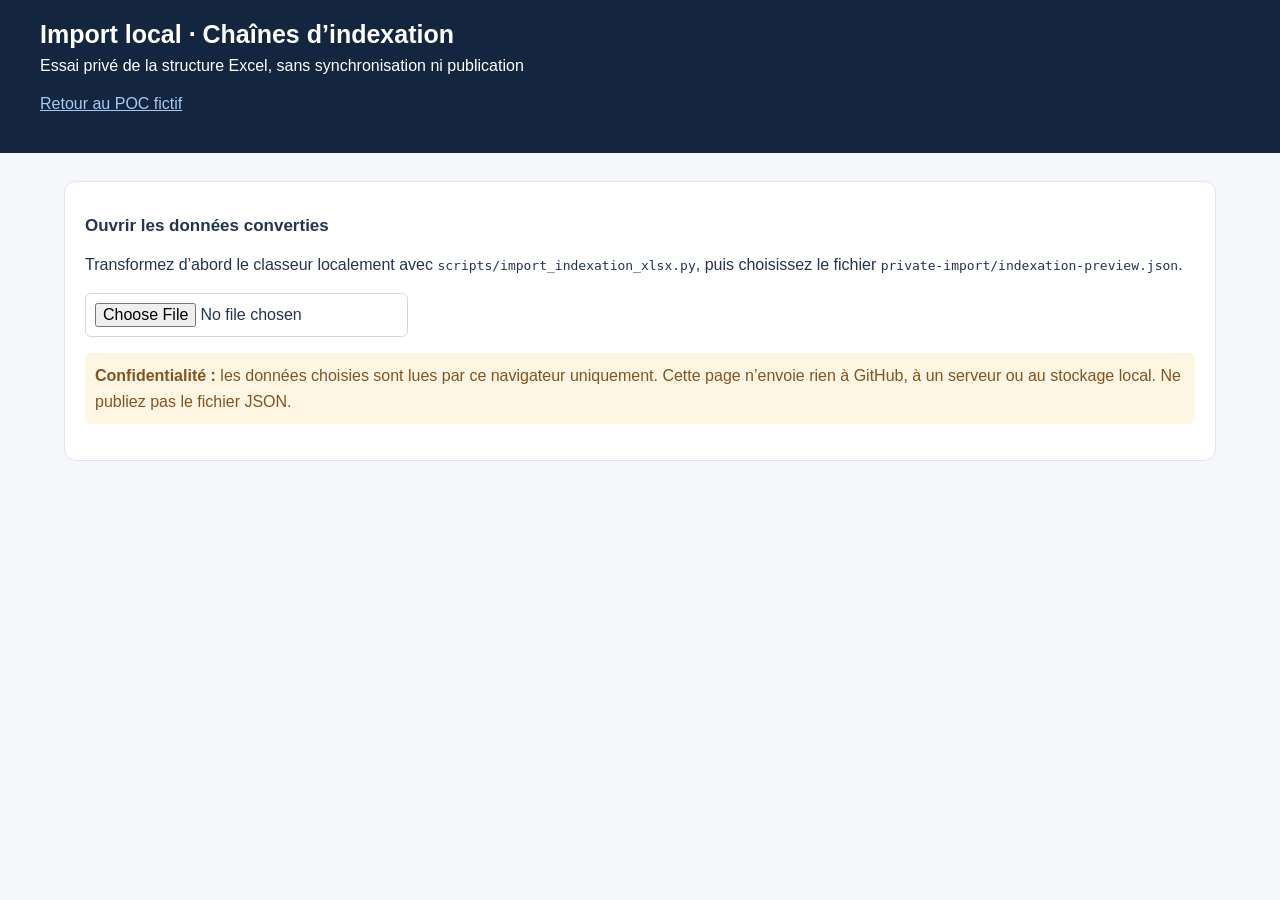
<file: import-preview.html>
<!doctype html>
<html lang="fr"><head><meta charset="utf-8"><meta name="viewport" content="width=device-width,initial-scale=1"><title>Import local · Indexations</title>
<style>
:root{font-family:Inter,Segoe UI,Arial,sans-serif;color:#223550;background:#f5f7fb}*{box-sizing:border-box}
body{margin:0}header{padding:20px max(24px,calc((100vw - 1200px)/2));background:#14253f;color:#fff}main{max-width:1200px;margin:28px auto;padding:0 24px 40px}
h1{font-size:25px;margin:0 0 8px}h2{font-size:17px}p{line-height:1.6}
.panel{background:white;border:1px solid #dde5ef;padding:20px;border-radius:12px;margin-bottom:18px}
.warn{color:#815522;background:#fff5e3;padding:10px;border-radius:6px}
.metrics{display:flex;flex-wrap:wrap;gap:12px;margin:16px 0}.metric{border:1px solid #dde6f0;border-radius:7px;padding:12px;min-width:140px}
.metric strong{display:block;font-size:22px;color:#27568d}.metric span{font-size:11px}
.controls{display:flex;gap:10px;flex-wrap:wrap;margin:14px 0}
input,select,button{font:inherit;padding:9px;border:1px solid #cfd9e6;border-radius:6px}
input[type=search]{flex:1;min-width:190px}
button{background:#eff5fc;cursor:pointer}
table{border-collapse:collapse;width:100%;font-size:12px}th,td{padding:10px;border-bottom:1px solid #e7ecf4;text-align:left;vertical-align:top}
th{background:#f0f4fa}td.text{min-width:320px;max-width:570px;white-space:normal;overflow-wrap:anywhere}
.table-wrap{overflow-x:auto}.pagination{display:flex;justify-content:flex-end;align-items:center;gap:10px;margin-top:12px}
small{color:#5d718d}a{color:#a8caf2}
</style></head><body>
<header><h1>Import local · Chaînes d’indexation</h1><div>Essai privé de la structure Excel, sans synchronisation ni publication</div><p><a href="./index.html">Retour au POC fictif</a></p></header>
<main><section class="panel"><h2>Ouvrir les données converties</h2>
<p>Transformez d’abord le classeur localement avec <code>scripts/import_indexation_xlsx.py</code>, puis choisissez le fichier <code>private-import/indexation-preview.json</code>.</p>
<input id="file" type="file" accept=".json,application/json" aria-label="Choisir le JSON privé">
<p class="warn"><strong>Confidentialité :</strong> les données choisies sont lues par ce navigateur uniquement. Cette page n’envoie rien à GitHub, à un serveur ou au stockage local. Ne publiez pas le fichier JSON.</p>
<div id="report" hidden><div class="metrics" id="metrics"></div><div class="controls"><input id="search" type="search" placeholder="Recherche dans le texte ou les identifiants…"><select id="type"><option value="">Tous les types d’indexation</option></select></div>
<p><small id="count"></small></p><div class="table-wrap"><table><thead><tr><th>Chaîne d’indexation</th><th>Document</th><th>Type d’indexation</th><th>Ordre</th><th>Texte original</th></tr></thead><tbody id="rows"></tbody></table></div>
<div class="pagination"><button id="prev">Précédent</button><span id="page"></span><button id="next">Suivant</button></div>
</div><p id="error" role="alert"></p></section></main>
<script>
"use strict";
let data=[],filtered=[],page=0;const PAGE=50,byId=id=>document.getElementById(id);
function e(s){return String(s??"").replace(/[&<>"']/g,c=>({"&":"&amp;","<":"&lt;",">":"&gt;",'"':"&quot;","'":"&#39;"}[c]))}
function render(){const start=page*PAGE;byId("rows").innerHTML=filtered.slice(start,start+PAGE).map(x=>"<tr><td>"+e(x.source_chain_id)+"</td><td>"+e(x.source_document_id)+"</td><td>"+e(x.type_indexation)+"</td><td>"+e(x.indexation_order)+"</td><td class='text'>"+e(x.original_text)+"</td></tr>").join("");
byId("count").textContent=filtered.length+" résultat(s)";byId("page").textContent=(filtered.length?page+1:0)+" / "+Math.max(1,Math.ceil(filtered.length/PAGE));byId("prev").disabled=page===0;byId("next").disabled=start+PAGE>=filtered.length}
function filter(){const q=byId("search").value.toLocaleLowerCase("fr"),type=byId("type").value;filtered=data.filter(x=>(!type||x.type_indexation===type)&&(!q||[x.original_text,x.source_chain_id,x.source_document_id].some(v=>String(v??"").toLocaleLowerCase("fr").includes(q))));page=0;render()}
byId("search").oninput=filter;byId("type").onchange=filter;
byId("prev").onclick=()=>{if(page>0){page--;render()}};byId("next").onclick=()=>{if((page+1)*PAGE<filtered.length){page++;render()}};
byId("file").onchange=async event=>{byId("error").textContent="";byId("report").hidden=true;const file=event.target.files?.[0];if(!file)return;try{const obj=JSON.parse(await file.text());if(obj.schema_version!=="import-preview-v1"||!Array.isArray(obj.indexation_entries))throw Error("Format JSON non reconnu");
data=obj.indexation_entries;const profile=obj.profile||{};byId("metrics").innerHTML=[["Entrées d’indexation",profile.indexation_entries],["Documents",profile.documents],["Textes distincts",profile.distinct_texts],["Identifiants source",profile.distinct_source_chain_ids]].map(([name,value])=>'<div class="metric"><strong>'+e(value)+'</strong><span>'+e(name)+'</span></div>').join("");
byId("type").innerHTML='<option value="">Tous les types d’indexation</option>'+Object.keys(profile.types||{}).sort().map(type=>'<option value="'+e(type)+'">'+e(type)+'</option>').join("");
byId("report").hidden=false;filter()}catch(err){byId("error").textContent="Lecture impossible : "+err.message}};
</script></body></html>
</file>
<file: graph.css>
.graph-open{white-space:nowrap}.graph-overlay{position:fixed;inset:0;z-index:9999;background:rgba(11,24,44,.68);display:flex;align-items:center;justify-content:center;padding:17px}.graph-dialog{width:min(1420px,100%);height:min(860px,96vh);background:#f6f8fc;border-radius:15px;box-shadow:0 25px 70px #05142a50;display:flex;flex-direction:column;overflow:hidden;color:#23344b}.graph-header{background:#fff;border-bottom:1px solid #dce5f0;padding:16px 22px;display:flex;justify-content:space-between;align-items:center;gap:16px}.graph-header h2{margin:0;font-size:19px}.graph-header p{font-size:12px;margin-top:3px}.graph-close{border:0;background:#edf2f8;border-radius:8px;width:37px;height:37px;font-size:25px;color:#304663}.graph-toolbar{display:flex;flex-wrap:wrap;align-items:center;gap:9px;padding:13px 18px;background:#fff;border-bottom:1px solid #e2e9f3}.graph-toolbar input{flex:1;min-width:160px}.graph-toolbar select{flex:2;min-width:220px}.graph-toolbar .graph-tool-btn{border:1px solid #ccd6e4;border-radius:8px;padding:8px 11px;background:#f7faff;color:#23456c;font-weight:650}.graph-toolbar label{display:flex;align-items:center;gap:6px;font-size:12px;color:#52637a;white-space:nowrap}.graph-toolbar label input{width:15px;height:15px;accent-color:#326cbd}.graph-body{display:grid;grid-template-columns:minmax(0,1fr) 315px;flex:1;min-height:0}.graph-stage{position:relative;min-height:320px;background-color:#f2f5fa;background-image:radial-gradient(#d5deeb 1px,transparent 1px);background-size:20px 20px;overflow:hidden;touch-action:none;cursor:grab}.graph-stage.grabbing{cursor:grabbing}.graph-stage svg{width:100%;height:100%;display:block;touch-action:none}.graph-edge{stroke:#a6b5ca;stroke-width:1.7}.graph-edge.chain{stroke:#6597d9;stroke-width:2.7}.graph-edge.selected{stroke:#e4a445;stroke-width:3.5}.graph-edge-label{font-size:10px;fill:#75869d;pointer-events:none}.graph-node{cursor:pointer}.graph-node circle{stroke:#fff;stroke-width:2.3;filter:drop-shadow(0 3px 3px #243b6220)}.graph-node.selected circle{stroke:#f5b744;stroke-width:5}.graph-node text{font-size:11px;fill:#24334b;pointer-events:none;font-weight:600}.graph-legend{position:absolute;left:12px;bottom:12px;display:flex;gap:10px;flex-wrap:wrap;background:#ffffffdd;padding:9px 11px;border:1px solid #e0e6ef;border-radius:9px;font-size:11px;color:#4a5970}.graph-legend i{display:inline-block;width:10px;height:10px;border-radius:50%;margin-right:4px;vertical-align:middle}.graph-detail{background:#fff;border-left:1px solid #e1e8f1;padding:22px;overflow:auto}.graph-detail h3{font-size:16px;margin:0 0 15px}.graph-detail .datum{border-bottom:1px solid #edf1f5;padding:10px 0}.graph-detail .datum label{display:block;font-size:11px;color:#8190a3;text-transform:uppercase;letter-spacing:.5px;font-weight:650;margin-bottom:4px}.graph-detail .datum div{font-size:13px;line-height:1.5;overflow-wrap:anywhere}.graph-detail .hint{font-size:12px;line-height:1.5;margin-top:12px}.graph-info{position:absolute;top:12px;left:12px;font-size:11px;background:#fffdf3;border:1px solid #eedcb2;padding:8px 11px;border-radius:8px;color:#79612c}.graph-status{font-size:12px;color:#6e7f95;padding:8px 18px;border-top:1px solid #e1e8f1;background:white}.graph-node:focus-visible{outline:3px solid #f3ba48;outline-offset:5px}@media(max-width:900px){.graph-body{grid-template-columns:1fr}.graph-detail{border-left:0;border-top:1px solid #dde5f0;max-height:190px}.graph-dialog{height:96vh}.graph-toolbar select{flex:1;min-width:170px}.graph-header{padding:11px 15px}.graph-stage{min-height:270px}}
.graph-edge.derived{stroke:#8a6cc5;stroke-width:2.4;stroke-dasharray:8 5}.graph-edge.derived:hover{stroke:#d58b24;stroke-width:4}.graph-edge.derived:focus-visible{stroke:#d58b24;stroke-width:4;outline:none}.graph-node:has(circle[fill="#3b9dba"]){cursor:pointer}.graph-detail .datum div{white-space:pre-wrap}.graph-edge.chain{stroke:#2879d2}.graph-legend{max-width:calc(100% - 24px)}

.graph-discover,.graph-explore-action{background:#315fa7;color:#fff;border:1px solid #315fa7;border-radius:9px;padding:10px 13px;font-weight:700;cursor:pointer}.graph-discover:hover,.graph-explore-action:hover{background:#21467d}.graph-explore-action{display:block;width:100%;margin:17px 0 7px;text-align:center}.graph-discover{white-space:nowrap}.graph-toolbar{row-gap:9px}@media(max-width:600px){.graph-discover{width:100%}}

.graph-dialog{position:relative}
.graph-document-popup{position:absolute;inset:0;z-index:50;background:rgba(18,35,59,.6);display:flex;align-items:center;justify-content:center;padding:18px}
.graph-document-card{background:#fff;box-shadow:0 22px 60px #0b1e3f4d;border-radius:14px;width:min(650px,100%);max-height:88%;overflow:auto;padding:24px;color:#263851}
.graph-document-head{display:flex;align-items:start;justify-content:space-between;gap:15px;border-bottom:1px solid #e1e7f0;padding-bottom:13px;margin-bottom:15px}
.graph-document-head small{color:#a15b3a;font-size:11px;letter-spacing:.7px;font-weight:700}
.graph-document-head h3{font-size:19px;margin:6px 0 0}
.graph-document-head button{background:#edf1f7;border:0;border-radius:7px;font-size:25px;width:34px;height:34px;cursor:pointer;color:#293d5d}
.graph-document-card dl{margin:0}
.graph-document-card dt{font-size:11px;text-transform:uppercase;letter-spacing:.5px;font-weight:750;color:#76869c;margin:15px 0 4px}
.graph-document-card dd{margin:0;font-size:13px;line-height:1.55;overflow-wrap:anywhere}
.graph-document-actions{display:flex;flex-wrap:wrap;gap:10px;margin:23px 0 12px}
.graph-document-actions button{font-size:13px;min-height:40px}
.graph-document-card>p{font-size:12px;color:#846640}
.graph-node:has(circle){transition:opacity .12s}
.graph-edge.derived.forte{stroke:#7555bc;stroke-width:3}
.graph-edge.derived.moyenne{stroke:#9e8bc4;stroke-width:1.7;stroke-dasharray:5 6}
@media(max-width:650px){.graph-document-card{padding:17px}.graph-document-actions{flex-direction:column}.graph-document-actions button{width:100%}}

.graph-doc-preview{height:min(55vh,510px);border:1px solid #d5deea;background:#f4f6fa;border-radius:9px;overflow:hidden;margin-top:16px}.graph-doc-preview[hidden]{display:none}.graph-doc-preview iframe{width:100%;height:100%;border:0}.graph-document-card{max-height:94%;}.graph-document-popup:has(.graph-doc-preview:not([hidden])) .graph-document-card{width:min(820px,100%)}.graph-document-actions button:disabled{opacity:.4;cursor:not-allowed}
</file>
<file: analytics.css>
.analytics-section{margin:8px 0 22px}.analytics-section-head{display:flex;justify-content:space-between;align-items:flex-end;gap:12px;margin:0 0 12px}.analytics-section-head h2{font-size:17px;letter-spacing:-.2px;margin:0 0 3px}.analytics-section-head p{font-size:12px;color:#78879c}.analytics-section-source{font-size:11px;text-align:right;color:#72819a;max-width:420px}.analytics-local-note{color:#94672a}.analytics-grid{display:grid;grid-template-columns:repeat(5,minmax(0,1fr));gap:10px}.analytics-tile{min-width:0;text-align:left;border:1px solid #dfe7f0;border-radius:11px;background:#fff;padding:12px 13px;box-shadow:0 2px 6px #172e5607;display:flex;flex-direction:column;gap:7px;min-height:125px;color:#253951;transition:border-color .14s,transform .14s}.analytics-tile:hover,.analytics-tile:focus-visible{border-color:#5a86c2;transform:translateY(-2px);outline:none}.analytics-tile-header{display:flex;justify-content:space-between;align-items:center;color:#95a3b6;font-size:10px;line-height:1}.analytics-expand{font-size:16px;color:#6387b5}.analytics-tile-title{font-size:12px;font-weight:700;line-height:1.35;min-height:30px;display:block}.analytics-tile-body{display:flex;align-items:end;justify-content:space-between;gap:5px;min-height:35px}.analytics-tile-value{font-size:23px;line-height:1;font-weight:780;color:#1a4a8f;letter-spacing:-.5px;white-space:nowrap}.analytics-tile-value.analytics-pending{font-size:13px;color:#8f6f37;letter-spacing:0;white-space:normal}.analytics-spark{display:flex;align-items:end;gap:3px;height:28px;width:69px;flex-shrink:0}.analytics-spark span{flex:1;min-width:3px;background:#71a0db;border-radius:2px 2px 0 0}.analytics-empty{font-size:10px;color:#a5aebc}.analytics-tile-foot{font-size:10px;color:#8493a6;margin-top:auto}.analytics-error{padding:18px;border-radius:10px;border:1px solid #efd7ba;color:#936d36;background:#fff9ed}.analytics-modal-overlay{position:fixed;inset:0;z-index:10005;background:#101d32a6;padding:20px;display:flex;align-items:center;justify-content:center}.analytics-modal-panel{background:#fff;border-radius:15px;width:min(780px,100%);max-height:min(90vh,850px);overflow:hidden;display:flex;flex-direction:column;box-shadow:0 30px 80px #0813256c}.analytics-modal-panel>header{padding:23px 27px;border-bottom:1px solid #e2e8f1;display:flex;justify-content:space-between;align-items:start;gap:12px}.analytics-modal-panel header small{font-size:10px;letter-spacing:.8px;font-weight:750;color:#6983a6}.analytics-modal-panel h2{font-size:23px;margin:6px 0}.analytics-modal-panel header p{font-size:13px}.analytics-close{border:0;background:#edf3fa;border-radius:8px;width:38px;height:38px;font-size:25px;flex-shrink:0;cursor:pointer;color:#344b69}.analytics-modal-content{overflow:auto;padding:22px 27px}.analytics-modal-summary{display:flex;align-items:baseline;gap:15px;background:#f4f7fc;border-radius:10px;padding:16px 20px;margin-bottom:22px;flex-wrap:wrap}.analytics-modal-summary strong{font-size:31px;color:#1f4f91}.analytics-modal-summary span{font-size:12px;color:#73859b}.analytics-bars{max-height:400px;overflow-y:auto;padding-right:4px}.analytics-bar-row{margin:0 0 15px}.analytics-bar-head{display:flex;justify-content:space-between;align-items:baseline;gap:8px;font-size:12px;margin-bottom:7px}.analytics-bar-head span{overflow-wrap:anywhere}.analytics-bar-head b{font-size:11px;color:#91a3b9;margin-right:9px}.analytics-bar-head strong{color:#2b568e;flex-shrink:0}.analytics-track{background:#eff3f9;border-radius:8px;height:8px;overflow:hidden}.analytics-track>div{background:#6292d2;height:100%;border-radius:8px}.analytics-method{margin-top:20px;padding:15px;border-top:1px solid #dce4ee;background:#fafbfd;border-radius:8px}.analytics-method strong{font-size:13px}.analytics-method p{margin:6px 0;font-size:12px;line-height:1.5}.analytics-method small{font-size:11px;color:#7f8ea2}.analytics-no-data{padding:22px 0;font-size:13px}.analytics-section+.panel{margin-top:0}@media(max-width:1050px){.analytics-grid{grid-template-columns:repeat(4,minmax(0,1fr))}}@media(max-width:760px){.analytics-grid{grid-template-columns:repeat(3,minmax(0,1fr))}.analytics-section-head{align-items:start;flex-direction:column}.analytics-section-source{text-align:left}}@media(max-width:480px){.analytics-grid{grid-template-columns:repeat(2,minmax(0,1fr))}.analytics-tile{padding:10px;min-height:116px}.analytics-tile-value{font-size:21px}.analytics-modal-content{padding:16px}.analytics-modal-panel>header{padding:16px}}

.analytics-distribution-tile .analytics-tile-body{width:100%;align-items:stretch;min-height:40px}.analytics-mini-distribution{display:flex;flex-direction:column;width:100%;min-width:0;gap:3px}.analytics-mini-columns{height:34px;width:100%;display:flex;align-items:flex-end;gap:3px;border-bottom:1px solid #c3d3e8;padding:0 2px}.analytics-mini-columns span{flex:1;min-width:3px;background:#71a0db;border-radius:2px 2px 0 0}.analytics-mini-axis{display:flex;justify-content:space-between;color:#8192a8;font-size:10px;font-variant-numeric:tabular-nums;line-height:1}
</file>
